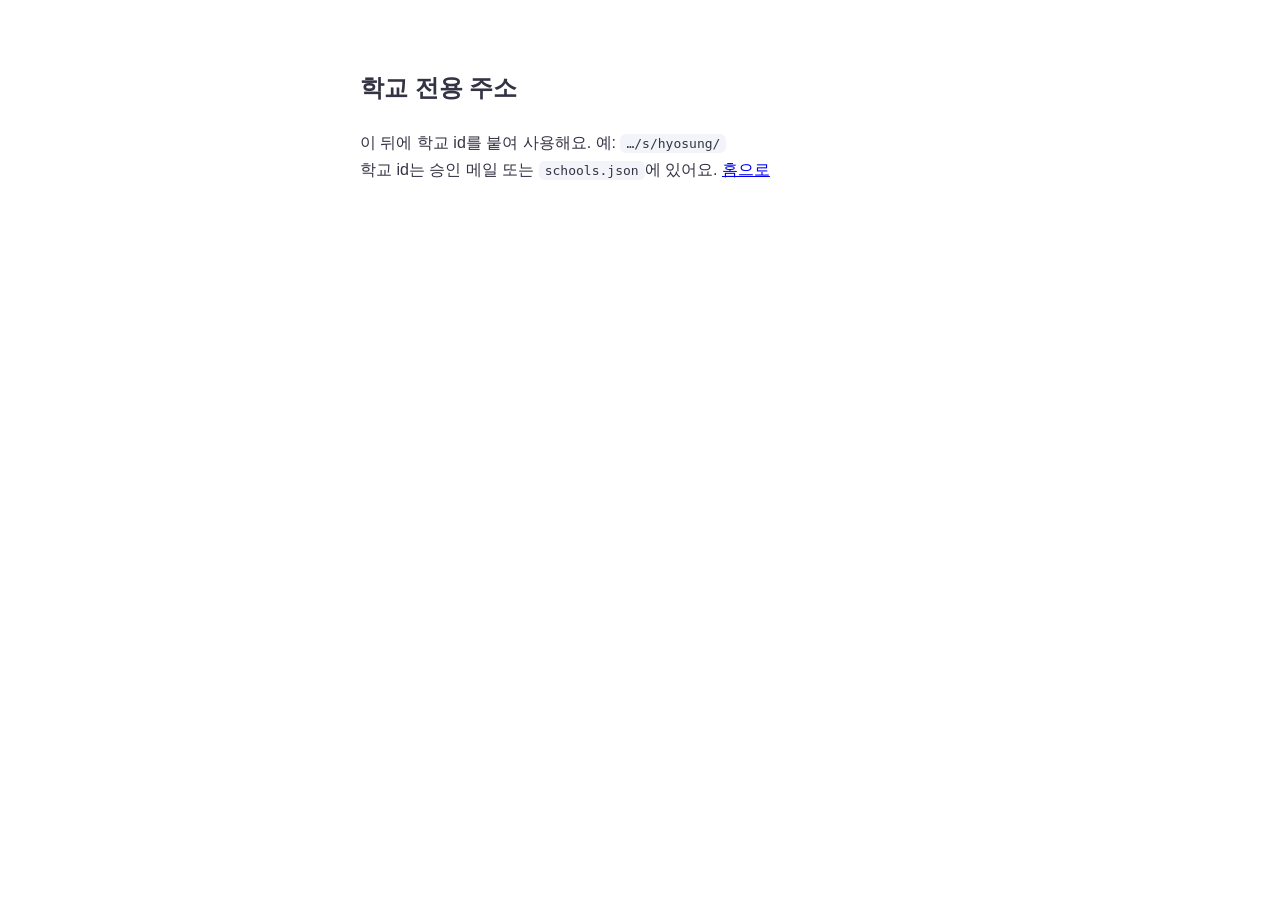
<file: s/index.html>
<!doctype html><html lang="ko"><head><meta charset="utf-8"><meta name="viewport" content="width=device-width,initial-scale=1"><title>학교 전용 주소</title><meta name="robots" content="noindex">
<style>body{font-family:-apple-system,"Malgun Gothic",sans-serif;padding:48px 24px;color:#334;max-width:560px;margin:0 auto;line-height:1.7}code{background:#f2f4f9;padding:2px 6px;border-radius:6px}</style></head>
<body><h2>학교 전용 주소</h2><p>이 뒤에 학교 id를 붙여 사용해요. 예: <code>…/s/hyosung/</code><br>학교 id는 승인 메일 또는 <code>schools.json</code>에 있어요. <a href="../">홈으로</a></p></body></html>
</file>
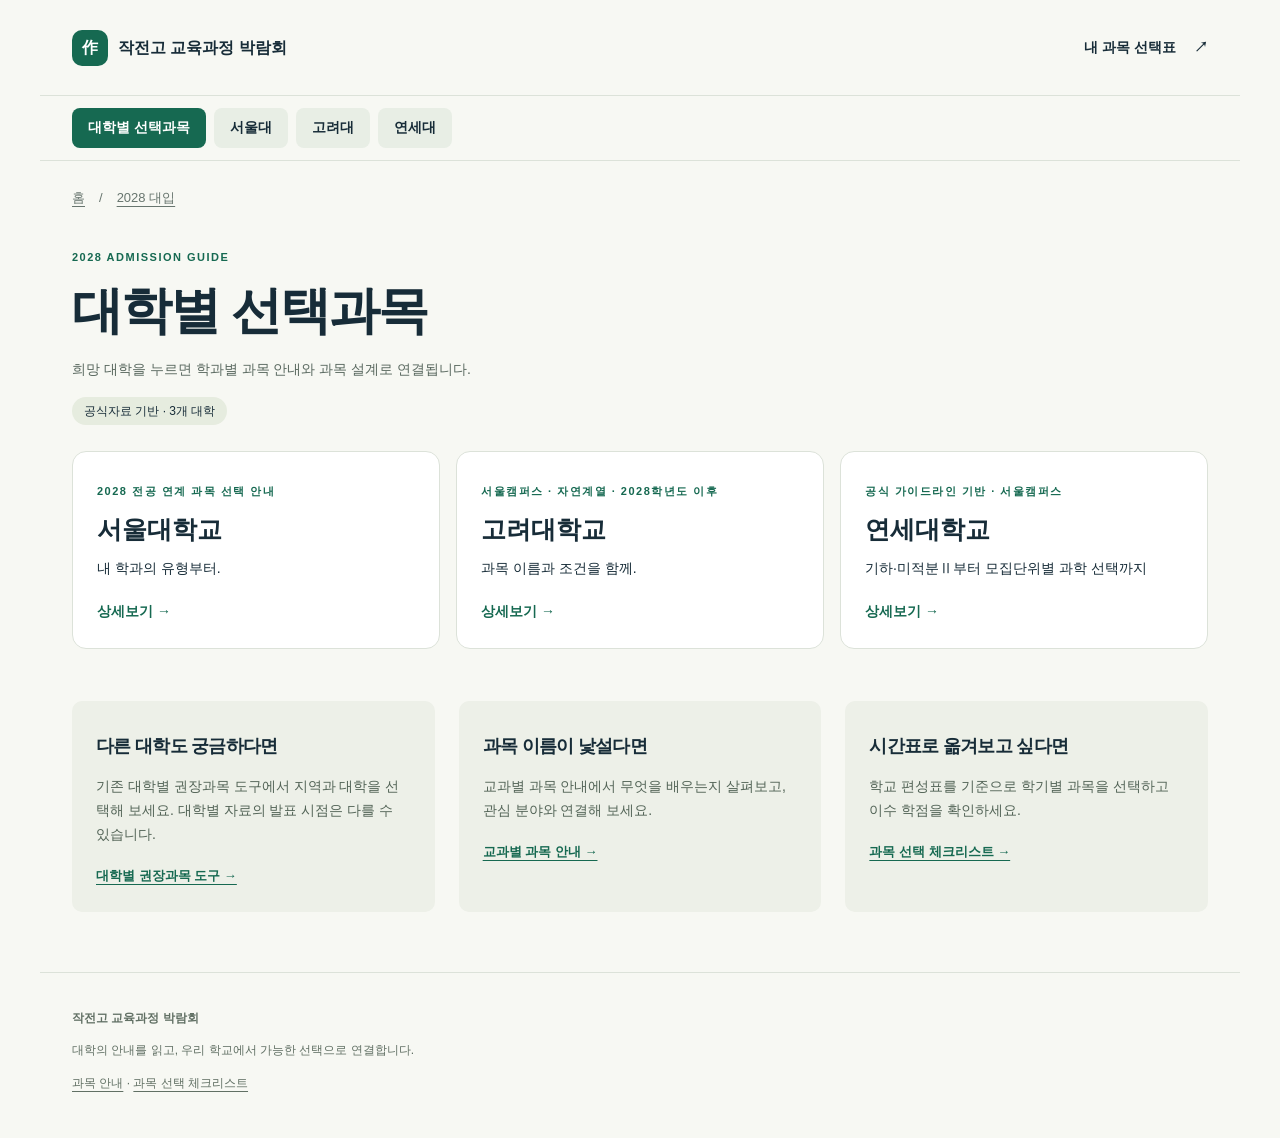
<file: admission/2028/index.html>
<!doctype html><html lang="ko"><head><meta charset="utf-8"><meta name="viewport" content="width=device-width,initial-scale=1">
<title>2028 대입 선택과목 안내｜작전고 교육과정 박람회</title><meta name="description" content="대학별 공식자료와 전공연계과목을 확인하고 나의 3개년 과목 선택표로 연결하는 2028 대입 안내."><meta name="robots" content="index,follow"><link rel="canonical" href="https://wade-afk.github.io/2026-curriculum-fair/admission/2028/">
<meta property="og:title" content="2028 대입 선택과목 안내｜작전고 교육과정 박람회"><meta property="og:description" content="대학별 공식자료와 전공연계과목을 확인하고 나의 3개년 과목 선택표로 연결하는 2028 대입 안내."><meta property="og:url" content="https://wade-afk.github.io/2026-curriculum-fair/admission/2028/"><meta property="og:type" content="website"><meta property="og:image" content="https://wade-afk.github.io/2026-curriculum-fair/og-image.png">
<script type="application/ld+json">[{"@context": "https://schema.org", "@type": "BreadcrumbList", "itemListElement": [{"@type": "ListItem", "position": 1, "name": "홈", "item": "https://wade-afk.github.io/2026-curriculum-fair/"}, {"@type": "ListItem", "position": 2, "name": "2028 대입", "item": "https://wade-afk.github.io/2026-curriculum-fair/admission/2028/"}]}]</script><link rel="stylesheet" href="./admission.css"><script src="./admission.js" defer></script></head>
<body class="hub-page"><a class="skip" href="#main">본문 바로가기</a><header><a class="brand" href="../../"><span class="logo">作</span> 작전고 교육과정 박람회</a><a class="header-link school-link" href="../../#checklist">내 과목 선택표 <span>↗</span></a></header>
<nav class="university-nav" aria-label="대학별 선택과목"><a class="category-link" href="./">대학별 선택과목</a><a href="./snu/">서울대</a><a href="./korea/">고려대</a><a href="./yonsei/">연세대</a></nav>
<main id="main"><nav class="crumb" aria-label="현재 위치"><a href="../../">홈</a><span>/</span><a href="./">2028 대입</a></nav><section class="catalog-heading"><p class="eyebrow">2028 ADMISSION GUIDE</p><h1>대학별 선택과목</h1><p>희망 대학을 누르면 학과별 과목 안내와 과목 설계로 연결됩니다.</p><span class="count">공식자료 기반 · 3개 대학</span></section><section id="universities" class="university-catalog" aria-label="대학 상세페이지 목록"><a class="featured" href="snu/"><div><span class="eyebrow">2028 전공 연계 과목 선택 안내</span><h3>서울대학교</h3><p>내 학과의 유형부터.</p></div><span class="big-arrow">상세보기 →</span></a><a class="featured" href="korea/"><div><span class="eyebrow">서울캠퍼스 · 자연계열 · 2028학년도 이후</span><h3>고려대학교</h3><p>과목 이름과 조건을 함께.</p></div><span class="big-arrow">상세보기 →</span></a><a class="featured" href="yonsei/"><div><span class="eyebrow">공식 가이드라인 기반 · 서울캠퍼스</span><h3>연세대학교</h3><p>기하·미적분Ⅱ부터 모집단위별 과학 선택까지</p></div><span class="big-arrow">상세보기 →</span></a></section><section class="guides"><article><h2>다른 대학도 궁금하다면</h2><p>기존 대학별 권장과목 도구에서 지역과 대학을 선택해 보세요. 대학별 자료의 발표 시점은 다를 수 있습니다.</p><a class="text-link school-link" href="../../#univ">대학별 권장과목 도구 →</a></article><article><h2>과목 이름이 낯설다면</h2><p>교과별 과목 안내에서 무엇을 배우는지 살펴보고, 관심 분야와 연결해 보세요.</p><a class="text-link school-link" href="../../#guide">교과별 과목 안내 →</a></article><article><h2>시간표로 옮겨보고 싶다면</h2><p>학교 편성표를 기준으로 학기별 과목을 선택하고 이수 학점을 확인하세요.</p><a class="text-link school-link" href="../../#checklist">과목 선택 체크리스트 →</a></article></section></main>
<footer><strong>작전고 교육과정 박람회</strong><p>대학의 안내를 읽고, 우리 학교에서 가능한 선택으로 연결합니다.</p><a href="../../#guide">과목 안내</a> · <a class="school-link" href="../../#checklist">과목 선택 체크리스트</a></footer></body></html>
</file>
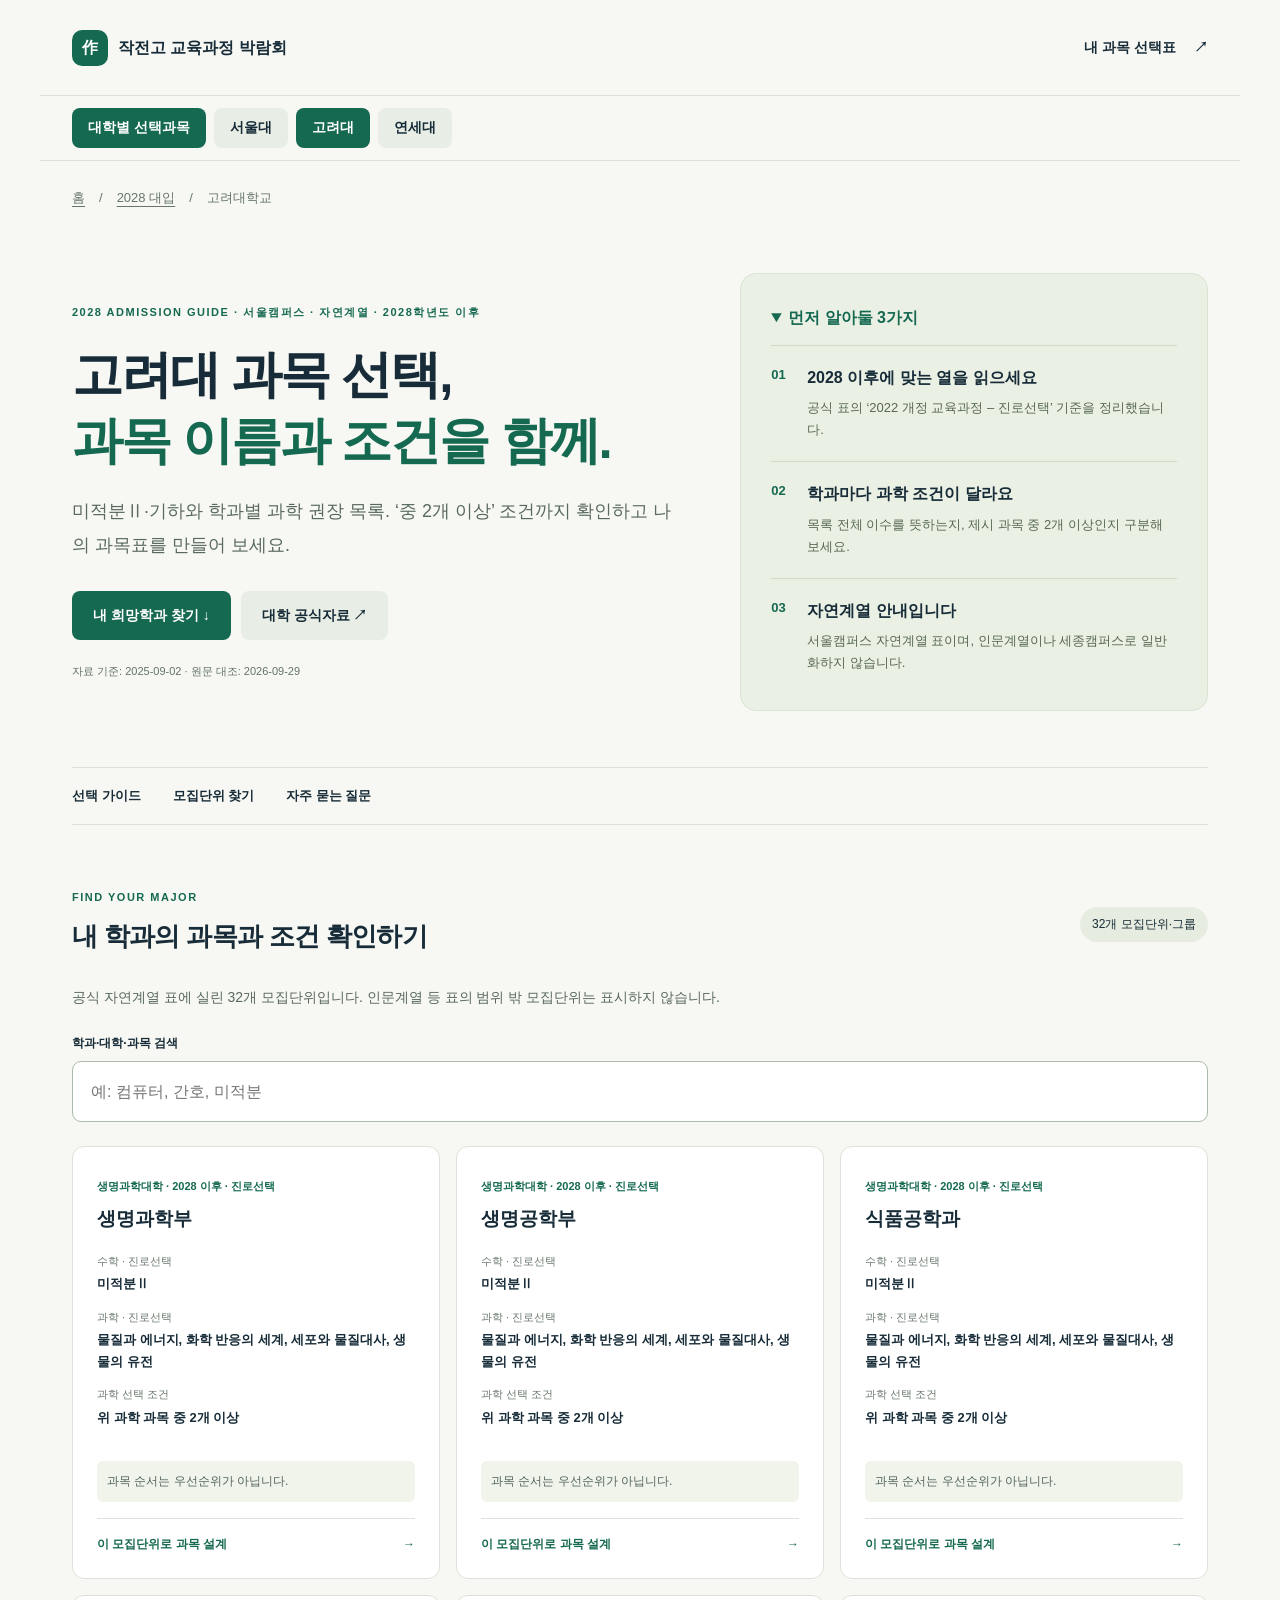
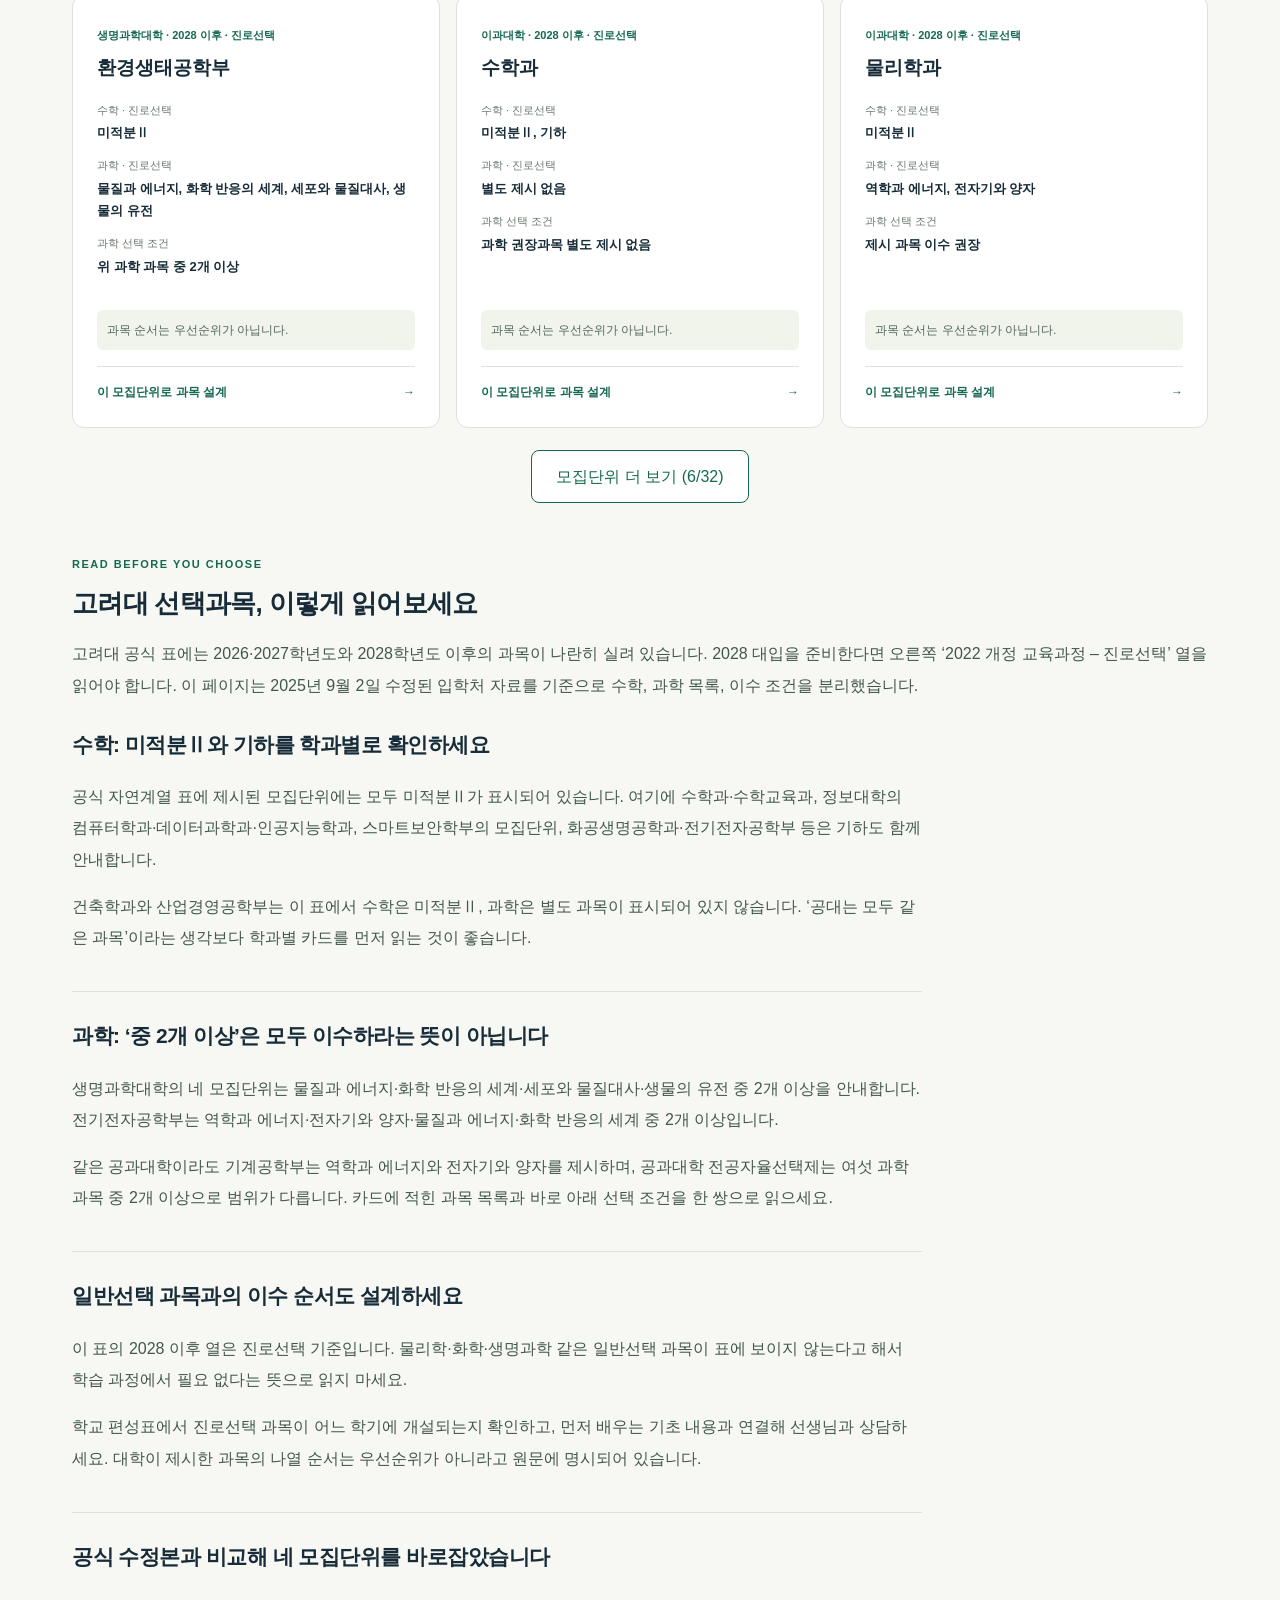
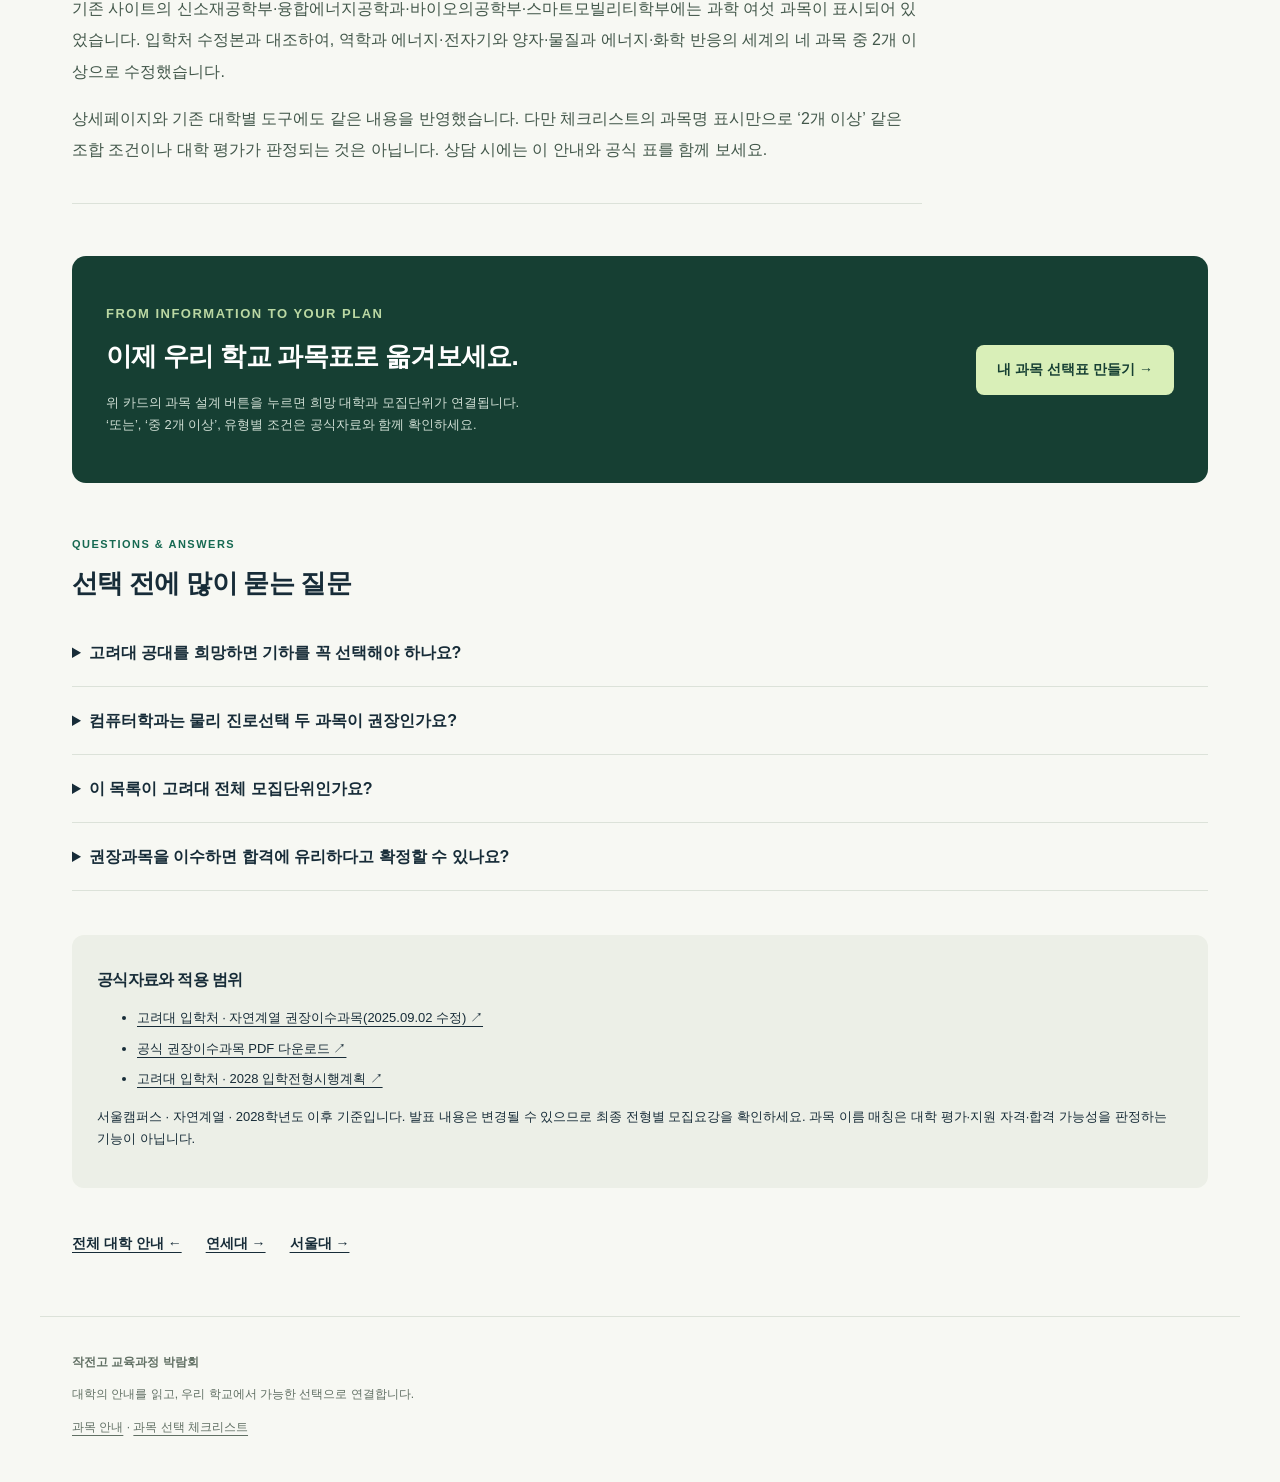
<file: admission/2028/korea/index.html>
<!doctype html><html lang="ko"><head><meta charset="utf-8"><meta name="viewport" content="width=device-width,initial-scale=1">
<title>2028 고려대 선택과목｜자연계열 학과별 수학·과학 권장이수과목</title><meta name="description" content="고려대 서울캠퍼스 2028 이후 자연계열 권장이수과목을 확인하세요. 미적분Ⅱ·기하와 과학 2과목 이상 조건을 학과별로 검색하고 과목 설계로 연결합니다."><meta name="robots" content="index,follow"><link rel="canonical" href="https://wade-afk.github.io/2026-curriculum-fair/admission/2028/korea/">
<meta property="og:title" content="2028 고려대 선택과목｜자연계열 학과별 수학·과학 권장이수과목"><meta property="og:description" content="고려대 서울캠퍼스 2028 이후 자연계열 권장이수과목을 확인하세요. 미적분Ⅱ·기하와 과학 2과목 이상 조건을 학과별로 검색하고 과목 설계로 연결합니다."><meta property="og:url" content="https://wade-afk.github.io/2026-curriculum-fair/admission/2028/korea/"><meta property="og:type" content="article"><meta property="og:image" content="https://wade-afk.github.io/2026-curriculum-fair/og-image.png">
<script type="application/ld+json">[{"@context": "https://schema.org", "@type": "BreadcrumbList", "itemListElement": [{"@type": "ListItem", "position": 1, "name": "홈", "item": "https://wade-afk.github.io/2026-curriculum-fair/"}, {"@type": "ListItem", "position": 2, "name": "2028 대입", "item": "https://wade-afk.github.io/2026-curriculum-fair/admission/2028/"}, {"@type": "ListItem", "position": 3, "name": "고려대학교", "item": "https://wade-afk.github.io/2026-curriculum-fair/admission/2028/korea/"}]}, {"@context": "https://schema.org", "@type": "Article", "headline": "2028 고려대 선택과목｜자연계열 학과별 수학·과학 권장이수과목", "description": "고려대 서울캠퍼스 2028 이후 자연계열 권장이수과목을 확인하세요. 미적분Ⅱ·기하와 과학 2과목 이상 조건을 학과별로 검색하고 과목 설계로 연결합니다.", "mainEntityOfPage": "https://wade-afk.github.io/2026-curriculum-fair/admission/2028/korea/", "citation": "https://oku.korea.ac.kr/oku/cms/FR_BBS_CON/BoardView.do?BBS_SEQ=1727&BOARD_SEQ=5&MENU_ID=750&SITE_NO=2", "inLanguage": "ko-KR"}]</script><link rel="stylesheet" href="../admission.css"><script src="../admission.js" defer></script></head>
<body class="detail-page"><a class="skip" href="#main">본문 바로가기</a><header><a class="brand" href="../../../"><span class="logo">作</span> 작전고 교육과정 박람회</a><a class="header-link school-link" href="../../../#checklist">내 과목 선택표 <span>↗</span></a></header>
<nav class="university-nav" aria-label="대학별 선택과목"><a class="category-link" href="../">대학별 선택과목</a><a href="../snu/">서울대</a><a href="../korea/" aria-current="page">고려대</a><a href="../yonsei/">연세대</a></nav>
<main id="main"><nav class="crumb" aria-label="현재 위치"><a href="../../../">홈</a><span>/</span><a href="../">2028 대입</a><span>/</span>고려대학교</nav><section class="hero"><div><p class="eyebrow">2028 ADMISSION GUIDE · 서울캠퍼스 · 자연계열 · 2028학년도 이후</p><h1>고려대 과목 선택,<br><em>과목 이름과 조건을 함께.</em></h1><p class="lead">미적분Ⅱ·기하와 학과별 과학 권장 목록. ‘중 2개 이상’ 조건까지 확인하고 나의 과목표를 만들어 보세요.</p><div class="actions"><a class="button" href="#departments">내 희망학과 찾기 ↓</a><a class="button light" href="https://oku.korea.ac.kr/oku/cms/FR_BBS_CON/BoardView.do?BBS_SEQ=1727&amp;BOARD_SEQ=5&amp;MENU_ID=750&amp;SITE_NO=2">대학 공식자료 ↗</a></div><p class="meta">자료 기준: 2025-09-02 · 원문 대조: 2026-09-29</p></div><details class="summary mobile-fold" open><summary>먼저 알아둘 3가지</summary><ol><li><b>2028 이후에 맞는 열을 읽으세요</b><span>공식 표의 ‘2022 개정 교육과정 – 진로선택’ 기준을 정리했습니다.</span></li><li><b>학과마다 과학 조건이 달라요</b><span>목록 전체 이수를 뜻하는지, 제시 과목 중 2개 이상인지 구분해 보세요.</span></li><li><b>자연계열 안내입니다</b><span>서울캠퍼스 자연계열 표이며, 인문계열이나 세종캠퍼스로 일반화하지 않습니다.</span></li></ol></details></section>
<nav class="sections" aria-label="본문 목차"><a href="#guide">선택 가이드</a><a href="#departments">모집단위 찾기</a><a href="#faq">자주 묻는 질문</a></nav>
<section id="departments"><div class="section-top"><div><p class="eyebrow">FIND YOUR MAJOR</p><h2>내 학과의 과목과 조건 확인하기</h2></div><span class="count" id="result-count" aria-live="polite">32개 모집단위·그룹</span></div><p>공식 자연계열 표에 실린 32개 모집단위입니다. 인문계열 등 표의 범위 밖 모집단위는 표시하지 않습니다.</p><label class="search-label" for="major-search">학과·대학·과목 검색</label><input id="major-search" type="search" placeholder="예: 컴퓨터, 간호, 미적분" autocomplete="off"><div class="units"><article class="unit" data-unit><div class="unit-heading"><span class="eyebrow">생명과학대학 · 2028 이후 · 진로선택</span><h3>생명과학부</h3></div><dl><div><dt>수학 · 진로선택</dt><dd>미적분Ⅱ</dd></div><div><dt>과학 · 진로선택</dt><dd>물질과 에너지, 화학 반응의 세계, 세포와 물질대사, 생물의 유전</dd></div><div><dt>과학 선택 조건</dt><dd>위 과학 과목 중 2개 이상</dd></div></dl><p class="unit-note">과목 순서는 우선순위가 아닙니다.</p><a class="unit-link school-link" href="../../../?university=%EA%B3%A0%EB%A0%A4%EB%8C%80&amp;unit=0#checklist">이 모집단위로 과목 설계 <span>→</span></a></article><article class="unit" data-unit><div class="unit-heading"><span class="eyebrow">생명과학대학 · 2028 이후 · 진로선택</span><h3>생명공학부</h3></div><dl><div><dt>수학 · 진로선택</dt><dd>미적분Ⅱ</dd></div><div><dt>과학 · 진로선택</dt><dd>물질과 에너지, 화학 반응의 세계, 세포와 물질대사, 생물의 유전</dd></div><div><dt>과학 선택 조건</dt><dd>위 과학 과목 중 2개 이상</dd></div></dl><p class="unit-note">과목 순서는 우선순위가 아닙니다.</p><a class="unit-link school-link" href="../../../?university=%EA%B3%A0%EB%A0%A4%EB%8C%80&amp;unit=1#checklist">이 모집단위로 과목 설계 <span>→</span></a></article><article class="unit" data-unit><div class="unit-heading"><span class="eyebrow">생명과학대학 · 2028 이후 · 진로선택</span><h3>식품공학과</h3></div><dl><div><dt>수학 · 진로선택</dt><dd>미적분Ⅱ</dd></div><div><dt>과학 · 진로선택</dt><dd>물질과 에너지, 화학 반응의 세계, 세포와 물질대사, 생물의 유전</dd></div><div><dt>과학 선택 조건</dt><dd>위 과학 과목 중 2개 이상</dd></div></dl><p class="unit-note">과목 순서는 우선순위가 아닙니다.</p><a class="unit-link school-link" href="../../../?university=%EA%B3%A0%EB%A0%A4%EB%8C%80&amp;unit=2#checklist">이 모집단위로 과목 설계 <span>→</span></a></article><article class="unit" data-unit><div class="unit-heading"><span class="eyebrow">생명과학대학 · 2028 이후 · 진로선택</span><h3>환경생태공학부</h3></div><dl><div><dt>수학 · 진로선택</dt><dd>미적분Ⅱ</dd></div><div><dt>과학 · 진로선택</dt><dd>물질과 에너지, 화학 반응의 세계, 세포와 물질대사, 생물의 유전</dd></div><div><dt>과학 선택 조건</dt><dd>위 과학 과목 중 2개 이상</dd></div></dl><p class="unit-note">과목 순서는 우선순위가 아닙니다.</p><a class="unit-link school-link" href="../../../?university=%EA%B3%A0%EB%A0%A4%EB%8C%80&amp;unit=3#checklist">이 모집단위로 과목 설계 <span>→</span></a></article><article class="unit" data-unit><div class="unit-heading"><span class="eyebrow">이과대학 · 2028 이후 · 진로선택</span><h3>수학과</h3></div><dl><div><dt>수학 · 진로선택</dt><dd>미적분Ⅱ, 기하</dd></div><div><dt>과학 · 진로선택</dt><dd>별도 제시 없음</dd></div><div><dt>과학 선택 조건</dt><dd>과학 권장과목 별도 제시 없음</dd></div></dl><p class="unit-note">과목 순서는 우선순위가 아닙니다.</p><a class="unit-link school-link" href="../../../?university=%EA%B3%A0%EB%A0%A4%EB%8C%80&amp;unit=4#checklist">이 모집단위로 과목 설계 <span>→</span></a></article><article class="unit" data-unit><div class="unit-heading"><span class="eyebrow">이과대학 · 2028 이후 · 진로선택</span><h3>물리학과</h3></div><dl><div><dt>수학 · 진로선택</dt><dd>미적분Ⅱ</dd></div><div><dt>과학 · 진로선택</dt><dd>역학과 에너지, 전자기와 양자</dd></div><div><dt>과학 선택 조건</dt><dd>제시 과목 이수 권장</dd></div></dl><p class="unit-note">과목 순서는 우선순위가 아닙니다.</p><a class="unit-link school-link" href="../../../?university=%EA%B3%A0%EB%A0%A4%EB%8C%80&amp;unit=5#checklist">이 모집단위로 과목 설계 <span>→</span></a></article><article class="unit" data-unit><div class="unit-heading"><span class="eyebrow">이과대학 · 2028 이후 · 진로선택</span><h3>화학과</h3></div><dl><div><dt>수학 · 진로선택</dt><dd>미적분Ⅱ</dd></div><div><dt>과학 · 진로선택</dt><dd>물질과 에너지, 화학 반응의 세계</dd></div><div><dt>과학 선택 조건</dt><dd>제시 과목 이수 권장</dd></div></dl><p class="unit-note">과목 순서는 우선순위가 아닙니다.</p><a class="unit-link school-link" href="../../../?university=%EA%B3%A0%EB%A0%A4%EB%8C%80&amp;unit=6#checklist">이 모집단위로 과목 설계 <span>→</span></a></article><article class="unit" data-unit><div class="unit-heading"><span class="eyebrow">이과대학 · 2028 이후 · 진로선택</span><h3>지구환경과학과</h3></div><dl><div><dt>수학 · 진로선택</dt><dd>미적분Ⅱ</dd></div><div><dt>과학 · 진로선택</dt><dd>지구시스템과학, 행성우주과학</dd></div><div><dt>과학 선택 조건</dt><dd>제시 과목 이수 권장</dd></div></dl><p class="unit-note">과목 순서는 우선순위가 아닙니다.</p><a class="unit-link school-link" href="../../../?university=%EA%B3%A0%EB%A0%A4%EB%8C%80&amp;unit=7#checklist">이 모집단위로 과목 설계 <span>→</span></a></article><article class="unit" data-unit><div class="unit-heading"><span class="eyebrow">공과대학 · 2028 이후 · 진로선택</span><h3>공과대학
(전공자율선택제)</h3></div><dl><div><dt>수학 · 진로선택</dt><dd>미적분Ⅱ</dd></div><div><dt>과학 · 진로선택</dt><dd>역학과 에너지, 전자기와 양자, 물질과 에너지, 화학 반응의 세계, 세포와 물질대사, 생물의 유전</dd></div><div><dt>과학 선택 조건</dt><dd>위 과학 과목 중 2개 이상</dd></div></dl><p class="unit-note">과목 순서는 우선순위가 아닙니다.</p><a class="unit-link school-link" href="../../../?university=%EA%B3%A0%EB%A0%A4%EB%8C%80&amp;unit=8#checklist">이 모집단위로 과목 설계 <span>→</span></a></article><article class="unit" data-unit><div class="unit-heading"><span class="eyebrow">공과대학 · 2028 이후 · 진로선택</span><h3>화공생명공학과</h3></div><dl><div><dt>수학 · 진로선택</dt><dd>미적분Ⅱ, 기하</dd></div><div><dt>과학 · 진로선택</dt><dd>역학과 에너지, 전자기와 양자, 물질과 에너지, 화학 반응의 세계</dd></div><div><dt>과학 선택 조건</dt><dd>위 과학 과목 중 2개 이상</dd></div></dl><p class="unit-note">과목 순서는 우선순위가 아닙니다.</p><a class="unit-link school-link" href="../../../?university=%EA%B3%A0%EB%A0%A4%EB%8C%80&amp;unit=9#checklist">이 모집단위로 과목 설계 <span>→</span></a></article><article class="unit" data-unit><div class="unit-heading"><span class="eyebrow">공과대학 · 2028 이후 · 진로선택</span><h3>신소재공학부</h3></div><dl><div><dt>수학 · 진로선택</dt><dd>미적분Ⅱ</dd></div><div><dt>과학 · 진로선택</dt><dd>역학과 에너지, 전자기와 양자, 물질과 에너지, 화학 반응의 세계</dd></div><div><dt>과학 선택 조건</dt><dd>위 과학 과목 중 2개 이상</dd></div></dl><p class="unit-note">과목 순서는 우선순위가 아닙니다.</p><a class="unit-link school-link" href="../../../?university=%EA%B3%A0%EB%A0%A4%EB%8C%80&amp;unit=10#checklist">이 모집단위로 과목 설계 <span>→</span></a></article><article class="unit" data-unit><div class="unit-heading"><span class="eyebrow">공과대학 · 2028 이후 · 진로선택</span><h3>건축사회환경공학부</h3></div><dl><div><dt>수학 · 진로선택</dt><dd>미적분Ⅱ</dd></div><div><dt>과학 · 진로선택</dt><dd>역학과 에너지</dd></div><div><dt>과학 선택 조건</dt><dd>제시 과목 이수 권장</dd></div></dl><p class="unit-note">과목 순서는 우선순위가 아닙니다.</p><a class="unit-link school-link" href="../../../?university=%EA%B3%A0%EB%A0%A4%EB%8C%80&amp;unit=11#checklist">이 모집단위로 과목 설계 <span>→</span></a></article><article class="unit" data-unit><div class="unit-heading"><span class="eyebrow">공과대학 · 2028 이후 · 진로선택</span><h3>건축학과</h3></div><dl><div><dt>수학 · 진로선택</dt><dd>미적분Ⅱ</dd></div><div><dt>과학 · 진로선택</dt><dd>별도 제시 없음</dd></div><div><dt>과학 선택 조건</dt><dd>과학 권장과목 별도 제시 없음</dd></div></dl><p class="unit-note">과목 순서는 우선순위가 아닙니다.</p><a class="unit-link school-link" href="../../../?university=%EA%B3%A0%EB%A0%A4%EB%8C%80&amp;unit=12#checklist">이 모집단위로 과목 설계 <span>→</span></a></article><article class="unit" data-unit><div class="unit-heading"><span class="eyebrow">공과대학 · 2028 이후 · 진로선택</span><h3>기계공학부</h3></div><dl><div><dt>수학 · 진로선택</dt><dd>미적분Ⅱ</dd></div><div><dt>과학 · 진로선택</dt><dd>역학과 에너지, 전자기와 양자</dd></div><div><dt>과학 선택 조건</dt><dd>제시 과목 이수 권장</dd></div></dl><p class="unit-note">과목 순서는 우선순위가 아닙니다.</p><a class="unit-link school-link" href="../../../?university=%EA%B3%A0%EB%A0%A4%EB%8C%80&amp;unit=13#checklist">이 모집단위로 과목 설계 <span>→</span></a></article><article class="unit" data-unit><div class="unit-heading"><span class="eyebrow">공과대학 · 2028 이후 · 진로선택</span><h3>산업경영공학부</h3></div><dl><div><dt>수학 · 진로선택</dt><dd>미적분Ⅱ</dd></div><div><dt>과학 · 진로선택</dt><dd>별도 제시 없음</dd></div><div><dt>과학 선택 조건</dt><dd>과학 권장과목 별도 제시 없음</dd></div></dl><p class="unit-note">과목 순서는 우선순위가 아닙니다.</p><a class="unit-link school-link" href="../../../?university=%EA%B3%A0%EB%A0%A4%EB%8C%80&amp;unit=14#checklist">이 모집단위로 과목 설계 <span>→</span></a></article><article class="unit" data-unit><div class="unit-heading"><span class="eyebrow">공과대학 · 2028 이후 · 진로선택</span><h3>전기전자공학부</h3></div><dl><div><dt>수학 · 진로선택</dt><dd>미적분Ⅱ, 기하</dd></div><div><dt>과학 · 진로선택</dt><dd>역학과 에너지, 전자기와 양자, 물질과 에너지, 화학 반응의 세계</dd></div><div><dt>과학 선택 조건</dt><dd>위 과학 과목 중 2개 이상</dd></div></dl><p class="unit-note">과목 순서는 우선순위가 아닙니다.</p><a class="unit-link school-link" href="../../../?university=%EA%B3%A0%EB%A0%A4%EB%8C%80&amp;unit=15#checklist">이 모집단위로 과목 설계 <span>→</span></a></article><article class="unit" data-unit><div class="unit-heading"><span class="eyebrow">공과대학 · 2028 이후 · 진로선택</span><h3>반도체공학과</h3></div><dl><div><dt>수학 · 진로선택</dt><dd>미적분Ⅱ</dd></div><div><dt>과학 · 진로선택</dt><dd>역학과 에너지, 전자기와 양자</dd></div><div><dt>과학 선택 조건</dt><dd>제시 과목 이수 권장</dd></div></dl><p class="unit-note">과목 순서는 우선순위가 아닙니다.</p><a class="unit-link school-link" href="../../../?university=%EA%B3%A0%EB%A0%A4%EB%8C%80&amp;unit=16#checklist">이 모집단위로 과목 설계 <span>→</span></a></article><article class="unit" data-unit><div class="unit-heading"><span class="eyebrow">공과대학 · 2028 이후 · 진로선택</span><h3>융합에너지공학과</h3></div><dl><div><dt>수학 · 진로선택</dt><dd>미적분Ⅱ</dd></div><div><dt>과학 · 진로선택</dt><dd>역학과 에너지, 전자기와 양자, 물질과 에너지, 화학 반응의 세계</dd></div><div><dt>과학 선택 조건</dt><dd>위 과학 과목 중 2개 이상</dd></div></dl><p class="unit-note">과목 순서는 우선순위가 아닙니다.</p><a class="unit-link school-link" href="../../../?university=%EA%B3%A0%EB%A0%A4%EB%8C%80&amp;unit=17#checklist">이 모집단위로 과목 설계 <span>→</span></a></article><article class="unit" data-unit><div class="unit-heading"><span class="eyebrow">공과대학 · 2028 이후 · 진로선택</span><h3>차세대통신학과</h3></div><dl><div><dt>수학 · 진로선택</dt><dd>미적분Ⅱ</dd></div><div><dt>과학 · 진로선택</dt><dd>역학과 에너지, 전자기와 양자</dd></div><div><dt>과학 선택 조건</dt><dd>제시 과목 이수 권장</dd></div></dl><p class="unit-note">과목 순서는 우선순위가 아닙니다.</p><a class="unit-link school-link" href="../../../?university=%EA%B3%A0%EB%A0%A4%EB%8C%80&amp;unit=18#checklist">이 모집단위로 과목 설계 <span>→</span></a></article><article class="unit" data-unit><div class="unit-heading"><span class="eyebrow">의과대학 · 2028 이후 · 진로선택</span><h3>의과대학</h3></div><dl><div><dt>수학 · 진로선택</dt><dd>미적분Ⅱ</dd></div><div><dt>과학 · 진로선택</dt><dd>물질과 에너지, 화학 반응의 세계, 세포와 물질대사, 생물의 유전</dd></div><div><dt>과학 선택 조건</dt><dd>위 과학 과목 중 2개 이상</dd></div></dl><p class="unit-note">과목 순서는 우선순위가 아닙니다.</p><a class="unit-link school-link" href="../../../?university=%EA%B3%A0%EB%A0%A4%EB%8C%80&amp;unit=19#checklist">이 모집단위로 과목 설계 <span>→</span></a></article><article class="unit" data-unit><div class="unit-heading"><span class="eyebrow">사범대학 · 2028 이후 · 진로선택</span><h3>가정교육과</h3></div><dl><div><dt>수학 · 진로선택</dt><dd>미적분Ⅱ</dd></div><div><dt>과학 · 진로선택</dt><dd>별도 제시 없음</dd></div><div><dt>과학 선택 조건</dt><dd>과학 권장과목 별도 제시 없음</dd></div></dl><p class="unit-note">과목 순서는 우선순위가 아닙니다.</p><a class="unit-link school-link" href="../../../?university=%EA%B3%A0%EB%A0%A4%EB%8C%80&amp;unit=20#checklist">이 모집단위로 과목 설계 <span>→</span></a></article><article class="unit" data-unit><div class="unit-heading"><span class="eyebrow">사범대학 · 2028 이후 · 진로선택</span><h3>수학교육과</h3></div><dl><div><dt>수학 · 진로선택</dt><dd>미적분Ⅱ, 기하</dd></div><div><dt>과학 · 진로선택</dt><dd>별도 제시 없음</dd></div><div><dt>과학 선택 조건</dt><dd>과학 권장과목 별도 제시 없음</dd></div></dl><p class="unit-note">과목 순서는 우선순위가 아닙니다.</p><a class="unit-link school-link" href="../../../?university=%EA%B3%A0%EB%A0%A4%EB%8C%80&amp;unit=21#checklist">이 모집단위로 과목 설계 <span>→</span></a></article><article class="unit" data-unit><div class="unit-heading"><span class="eyebrow">간호대학 · 2028 이후 · 진로선택</span><h3>간호대학</h3></div><dl><div><dt>수학 · 진로선택</dt><dd>미적분Ⅱ</dd></div><div><dt>과학 · 진로선택</dt><dd>물질과 에너지, 화학 반응의 세계, 세포와 물질대사, 생물의 유전</dd></div><div><dt>과학 선택 조건</dt><dd>위 과학 과목 중 2개 이상</dd></div></dl><p class="unit-note">과목 순서는 우선순위가 아닙니다.</p><a class="unit-link school-link" href="../../../?university=%EA%B3%A0%EB%A0%A4%EB%8C%80&amp;unit=22#checklist">이 모집단위로 과목 설계 <span>→</span></a></article><article class="unit" data-unit><div class="unit-heading"><span class="eyebrow">정보대학 · 2028 이후 · 진로선택</span><h3>컴퓨터학과</h3></div><dl><div><dt>수학 · 진로선택</dt><dd>미적분Ⅱ, 기하</dd></div><div><dt>과학 · 진로선택</dt><dd>별도 제시 없음</dd></div><div><dt>과학 선택 조건</dt><dd>과학 권장과목 별도 제시 없음</dd></div></dl><p class="unit-note">과목 순서는 우선순위가 아닙니다.</p><a class="unit-link school-link" href="../../../?university=%EA%B3%A0%EB%A0%A4%EB%8C%80&amp;unit=23#checklist">이 모집단위로 과목 설계 <span>→</span></a></article><article class="unit" data-unit><div class="unit-heading"><span class="eyebrow">정보대학 · 2028 이후 · 진로선택</span><h3>데이터과학과</h3></div><dl><div><dt>수학 · 진로선택</dt><dd>미적분Ⅱ, 기하</dd></div><div><dt>과학 · 진로선택</dt><dd>별도 제시 없음</dd></div><div><dt>과학 선택 조건</dt><dd>과학 권장과목 별도 제시 없음</dd></div></dl><p class="unit-note">과목 순서는 우선순위가 아닙니다.</p><a class="unit-link school-link" href="../../../?university=%EA%B3%A0%EB%A0%A4%EB%8C%80&amp;unit=24#checklist">이 모집단위로 과목 설계 <span>→</span></a></article><article class="unit" data-unit><div class="unit-heading"><span class="eyebrow">정보대학 · 2028 이후 · 진로선택</span><h3>인공지능학과</h3></div><dl><div><dt>수학 · 진로선택</dt><dd>미적분Ⅱ, 기하</dd></div><div><dt>과학 · 진로선택</dt><dd>별도 제시 없음</dd></div><div><dt>과학 선택 조건</dt><dd>과학 권장과목 별도 제시 없음</dd></div></dl><p class="unit-note">과목 순서는 우선순위가 아닙니다.</p><a class="unit-link school-link" href="../../../?university=%EA%B3%A0%EB%A0%A4%EB%8C%80&amp;unit=25#checklist">이 모집단위로 과목 설계 <span>→</span></a></article><article class="unit" data-unit><div class="unit-heading"><span class="eyebrow">보건과학대학 · 2028 이후 · 진로선택</span><h3>바이오의공학부</h3></div><dl><div><dt>수학 · 진로선택</dt><dd>미적분Ⅱ</dd></div><div><dt>과학 · 진로선택</dt><dd>역학과 에너지, 전자기와 양자, 물질과 에너지, 화학 반응의 세계</dd></div><div><dt>과학 선택 조건</dt><dd>위 과학 과목 중 2개 이상</dd></div></dl><p class="unit-note">과목 순서는 우선순위가 아닙니다.</p><a class="unit-link school-link" href="../../../?university=%EA%B3%A0%EB%A0%A4%EB%8C%80&amp;unit=26#checklist">이 모집단위로 과목 설계 <span>→</span></a></article><article class="unit" data-unit><div class="unit-heading"><span class="eyebrow">보건과학대학 · 2028 이후 · 진로선택</span><h3>바이오시스템의과학부</h3></div><dl><div><dt>수학 · 진로선택</dt><dd>미적분Ⅱ</dd></div><div><dt>과학 · 진로선택</dt><dd>물질과 에너지, 화학 반응의 세계, 세포와 물질대사, 생물의 유전</dd></div><div><dt>과학 선택 조건</dt><dd>위 과학 과목 중 2개 이상</dd></div></dl><p class="unit-note">과목 순서는 우선순위가 아닙니다.</p><a class="unit-link school-link" href="../../../?university=%EA%B3%A0%EB%A0%A4%EB%8C%80&amp;unit=27#checklist">이 모집단위로 과목 설계 <span>→</span></a></article><article class="unit" data-unit><div class="unit-heading"><span class="eyebrow">보건과학대학 · 2028 이후 · 진로선택</span><h3>보건환경융합과학부</h3></div><dl><div><dt>수학 · 진로선택</dt><dd>미적분Ⅱ</dd></div><div><dt>과학 · 진로선택</dt><dd>물질과 에너지, 화학 반응의 세계, 세포와 물질대사, 생물의 유전</dd></div><div><dt>과학 선택 조건</dt><dd>위 과학 과목 중 2개 이상</dd></div></dl><p class="unit-note">과목 순서는 우선순위가 아닙니다.</p><a class="unit-link school-link" href="../../../?university=%EA%B3%A0%EB%A0%A4%EB%8C%80&amp;unit=28#checklist">이 모집단위로 과목 설계 <span>→</span></a></article><article class="unit" data-unit><div class="unit-heading"><span class="eyebrow">스마트보안학부 · 2028 이후 · 진로선택</span><h3>사이버국방학과</h3></div><dl><div><dt>수학 · 진로선택</dt><dd>미적분Ⅱ, 기하</dd></div><div><dt>과학 · 진로선택</dt><dd>별도 제시 없음</dd></div><div><dt>과학 선택 조건</dt><dd>과학 권장과목 별도 제시 없음</dd></div></dl><p class="unit-note">과목 순서는 우선순위가 아닙니다.</p><a class="unit-link school-link" href="../../../?university=%EA%B3%A0%EB%A0%A4%EB%8C%80&amp;unit=29#checklist">이 모집단위로 과목 설계 <span>→</span></a></article><article class="unit" data-unit><div class="unit-heading"><span class="eyebrow">스마트보안학부 · 2028 이후 · 진로선택</span><h3>스마트보안학부</h3></div><dl><div><dt>수학 · 진로선택</dt><dd>미적분Ⅱ, 기하</dd></div><div><dt>과학 · 진로선택</dt><dd>별도 제시 없음</dd></div><div><dt>과학 선택 조건</dt><dd>과학 권장과목 별도 제시 없음</dd></div></dl><p class="unit-note">과목 순서는 우선순위가 아닙니다.</p><a class="unit-link school-link" href="../../../?university=%EA%B3%A0%EB%A0%A4%EB%8C%80&amp;unit=30#checklist">이 모집단위로 과목 설계 <span>→</span></a></article><article class="unit" data-unit><div class="unit-heading"><span class="eyebrow">스마트모빌리티학부 · 2028 이후 · 진로선택</span><h3>스마트모빌리티학부</h3></div><dl><div><dt>수학 · 진로선택</dt><dd>미적분Ⅱ</dd></div><div><dt>과학 · 진로선택</dt><dd>역학과 에너지, 전자기와 양자, 물질과 에너지, 화학 반응의 세계</dd></div><div><dt>과학 선택 조건</dt><dd>위 과학 과목 중 2개 이상</dd></div></dl><p class="unit-note">과목 순서는 우선순위가 아닙니다.</p><a class="unit-link school-link" href="../../../?university=%EA%B3%A0%EB%A0%A4%EB%8C%80&amp;unit=31#checklist">이 모집단위로 과목 설계 <span>→</span></a></article></div><p id="empty" hidden>일치하는 모집단위가 없습니다. 학과명 일부나 과목명으로 다시 검색해 보세요.</p></section><section id="guide"><p class="eyebrow">READ BEFORE YOU CHOOSE</p><h2>고려대 선택과목, 이렇게 읽어보세요</h2><p class="intro">고려대 공식 표에는 2026·2027학년도와 2028학년도 이후의 과목이 나란히 실려 있습니다. 2028 대입을 준비한다면 오른쪽 ‘2022 개정 교육과정 – 진로선택’ 열을 읽어야 합니다. 이 페이지는 2025년 9월 2일 수정된 입학처 자료를 기준으로 수학, 과학 목록, 이수 조건을 분리했습니다.</p><div class="article-reading"><article class="reading"><h3>수학: 미적분Ⅱ와 기하를 학과별로 확인하세요</h3><p>공식 자연계열 표에 제시된 모집단위에는 모두 미적분Ⅱ가 표시되어 있습니다. 여기에 수학과·수학교육과, 정보대학의 컴퓨터학과·데이터과학과·인공지능학과, 스마트보안학부의 모집단위, 화공생명공학과·전기전자공학부 등은 기하도 함께 안내합니다.</p><p>건축학과와 산업경영공학부는 이 표에서 수학은 미적분Ⅱ, 과학은 별도 과목이 표시되어 있지 않습니다. ‘공대는 모두 같은 과목’이라는 생각보다 학과별 카드를 먼저 읽는 것이 좋습니다.</p></article><article class="reading"><h3>과학: ‘중 2개 이상’은 모두 이수하라는 뜻이 아닙니다</h3><p>생명과학대학의 네 모집단위는 물질과 에너지·화학 반응의 세계·세포와 물질대사·생물의 유전 중 2개 이상을 안내합니다. 전기전자공학부는 역학과 에너지·전자기와 양자·물질과 에너지·화학 반응의 세계 중 2개 이상입니다.</p><p>같은 공과대학이라도 기계공학부는 역학과 에너지와 전자기와 양자를 제시하며, 공과대학 전공자율선택제는 여섯 과학 과목 중 2개 이상으로 범위가 다릅니다. 카드에 적힌 과목 목록과 바로 아래 선택 조건을 한 쌍으로 읽으세요.</p></article><article class="reading"><h3>일반선택 과목과의 이수 순서도 설계하세요</h3><p>이 표의 2028 이후 열은 진로선택 기준입니다. 물리학·화학·생명과학 같은 일반선택 과목이 표에 보이지 않는다고 해서 학습 과정에서 필요 없다는 뜻으로 읽지 마세요.</p><p>학교 편성표에서 진로선택 과목이 어느 학기에 개설되는지 확인하고, 먼저 배우는 기초 내용과 연결해 선생님과 상담하세요. 대학이 제시한 과목의 나열 순서는 우선순위가 아니라고 원문에 명시되어 있습니다.</p></article><article class="reading"><h3>공식 수정본과 비교해 네 모집단위를 바로잡았습니다</h3><p>기존 사이트의 신소재공학부·융합에너지공학과·바이오의공학부·스마트모빌리티학부에는 과학 여섯 과목이 표시되어 있었습니다. 입학처 수정본과 대조하여, 역학과 에너지·전자기와 양자·물질과 에너지·화학 반응의 세계의 네 과목 중 2개 이상으로 수정했습니다.</p><p>상세페이지와 기존 대학별 도구에도 같은 내용을 반영했습니다. 다만 체크리스트의 과목명 표시만으로 ‘2개 이상’ 같은 조합 조건이나 대학 평가가 판정되는 것은 아닙니다. 상담 시에는 이 안내와 공식 표를 함께 보세요.</p></article></div></section>
<section class="cta"><div><p class="eyebrow">FROM INFORMATION TO YOUR PLAN</p><h2>이제 우리 학교 과목표로 옮겨보세요.</h2><p>위 카드의 과목 설계 버튼을 누르면 희망 대학과 모집단위가 연결됩니다.<br>‘또는’, ‘중 2개 이상’, 유형별 조건은 공식자료와 함께 확인하세요.</p></div><a class="button school-link" href="../../../#checklist">내 과목 선택표 만들기 →</a></section>
<section id="faq"><p class="eyebrow">QUESTIONS & ANSWERS</p><h2>선택 전에 많이 묻는 질문</h2><details><summary>고려대 공대를 희망하면 기하를 꼭 선택해야 하나요?</summary><p>이 표에서는 학과마다 다릅니다. 화공생명공학과·전기전자공학부는 미적분Ⅱ와 기하가 함께 제시되어 있지만, 모든 공과대학 학과에 기하가 기재된 것은 아닙니다. 본인의 모집단위를 검색하세요.</p></details><details><summary>컴퓨터학과는 물리 진로선택 두 과목이 권장인가요?</summary><p>공식 표의 컴퓨터학과 2028 이후 기준은 수학의 미적분Ⅱ·기하이며, 과학은 별도 제시가 없습니다. 다른 학과나 과거 학년도의 목록을 섞어 적용하지 마세요.</p></details><details><summary>이 목록이 고려대 전체 모집단위인가요?</summary><p>아닙니다. 이 자료의 범위는 서울캠퍼스 자연계열 권장이수과목입니다. 검색되지 않는 인문계열 등은 이 표의 범위 밖이며, 해당 전형의 모집요강과 입학처 안내를 확인해야 합니다.</p></details><details><summary>권장과목을 이수하면 합격에 유리하다고 확정할 수 있나요?</summary><p>이 표만으로 합격 가능성이나 특정 과목 미이수에 따른 불이익을 확정할 수 없습니다. 전형별 평가 안내와 학교 교육과정, 학생의 실제 학습 내용을 함께 살펴야 합니다.</p></details></section>
<aside class="source"><h2>공식자료와 적용 범위</h2><ul><li><a href="https://oku.korea.ac.kr/oku/cms/FR_BBS_CON/BoardView.do?BBS_SEQ=1727&amp;BOARD_SEQ=5&amp;MENU_ID=750&amp;SITE_NO=2">고려대 입학처 · 자연계열 권장이수과목(2025.09.02 수정) ↗</a></li><li><a href="https://oku.korea.ac.kr/ajaxfile/FR_SVC/FileDown.do?GBN=X01&amp;BOARD_SEQ=5&amp;SITE_NO=2&amp;BBS_SEQ=1727&amp;FILE_SEQ=5">공식 권장이수과목 PDF 다운로드 ↗</a></li><li><a href="https://oku.korea.ac.kr/oku/cms/FR_BBS_CON/BoardView.do?BBS_SEQ=1791&amp;BOARD_SEQ=5&amp;CONTENTS_NO=2&amp;MENU_ID=750&amp;SITE_NO=2">고려대 입학처 · 2028 입학전형시행계획 ↗</a></li></ul><p>서울캠퍼스 · 자연계열 · 2028학년도 이후 기준입니다. 발표 내용은 변경될 수 있으므로 최종 전형별 모집요강을 확인하세요. 과목 이름 매칭은 대학 평가·지원 자격·합격 가능성을 판정하는 기능이 아닙니다.</p></aside>
<nav class="related" aria-label="다른 대학 안내"><a href="../">전체 대학 안내 ←</a><a href="../yonsei/">연세대 →</a><a href="../snu/">서울대 →</a></nav></main>
<footer><strong>작전고 교육과정 박람회</strong><p>대학의 안내를 읽고, 우리 학교에서 가능한 선택으로 연결합니다.</p><a href="../../../#guide">과목 안내</a> · <a class="school-link" href="../../../#checklist">과목 선택 체크리스트</a></footer></body></html>
</file>
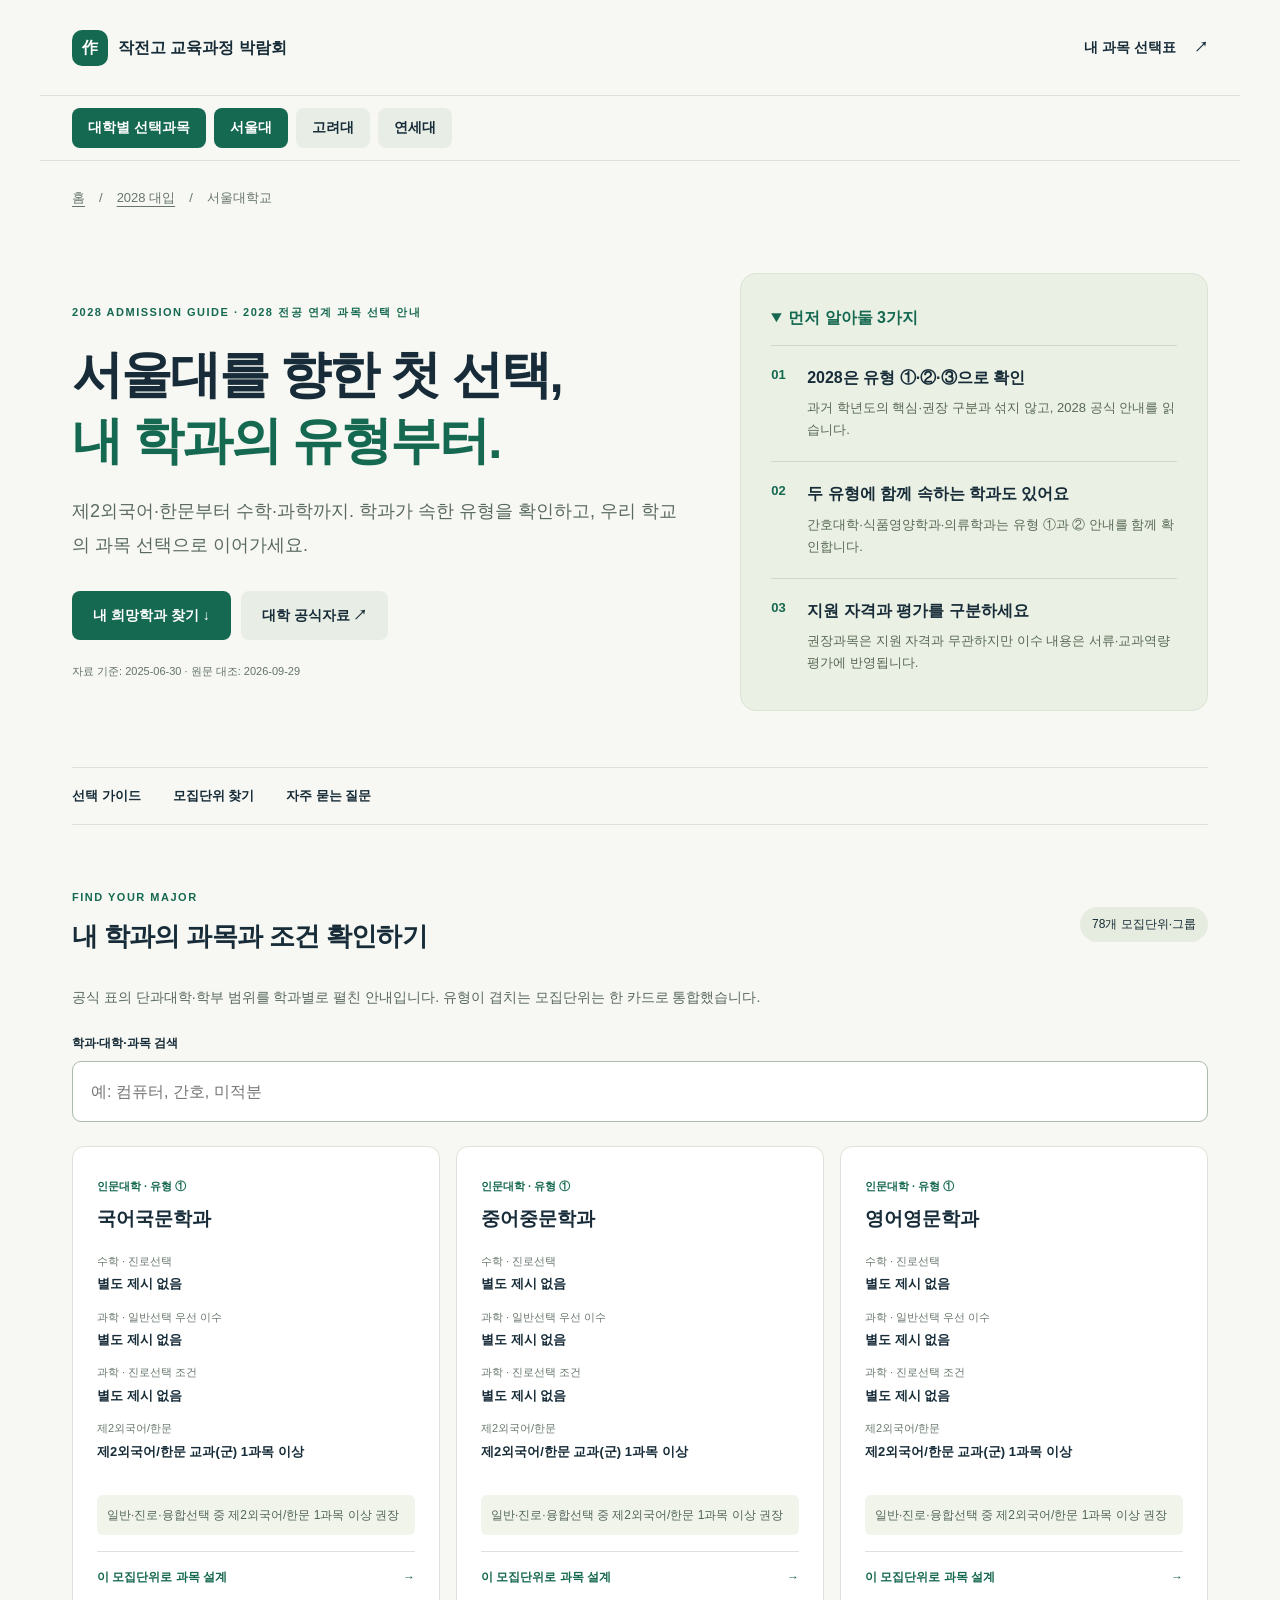
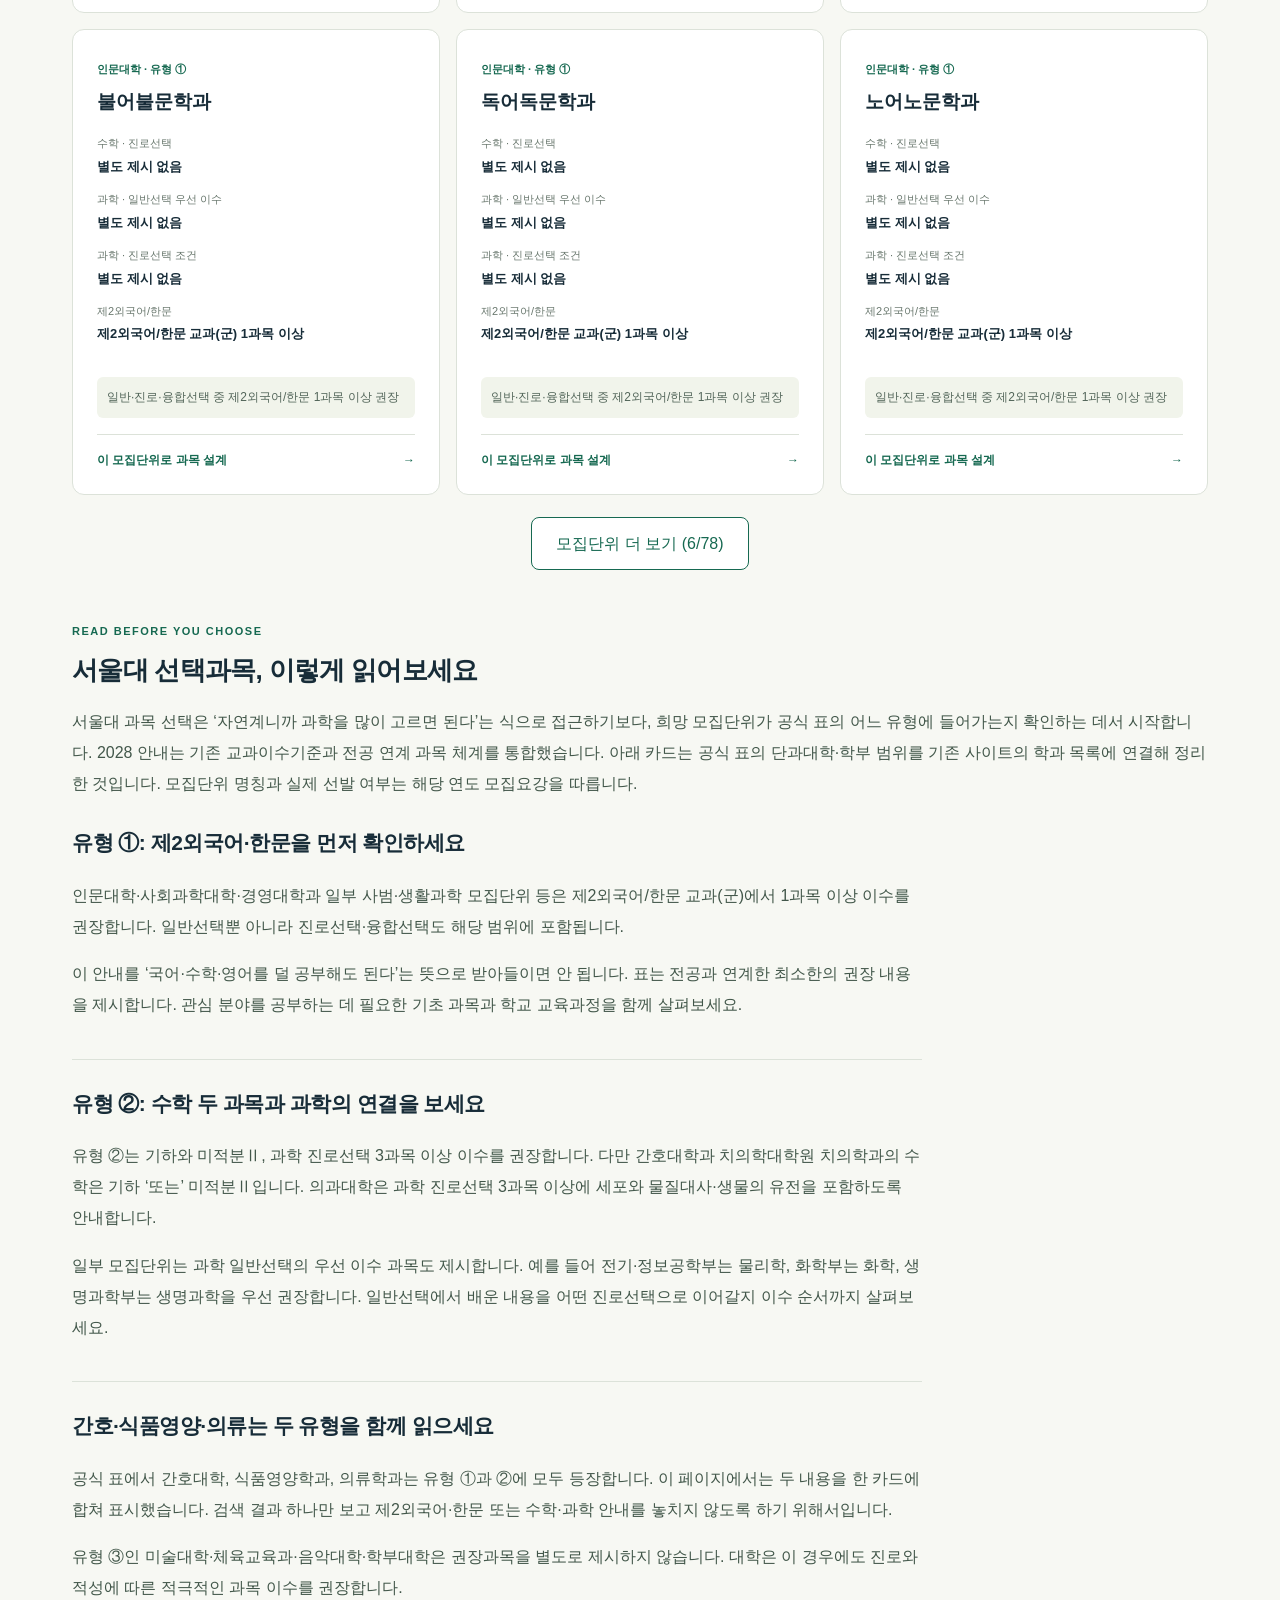
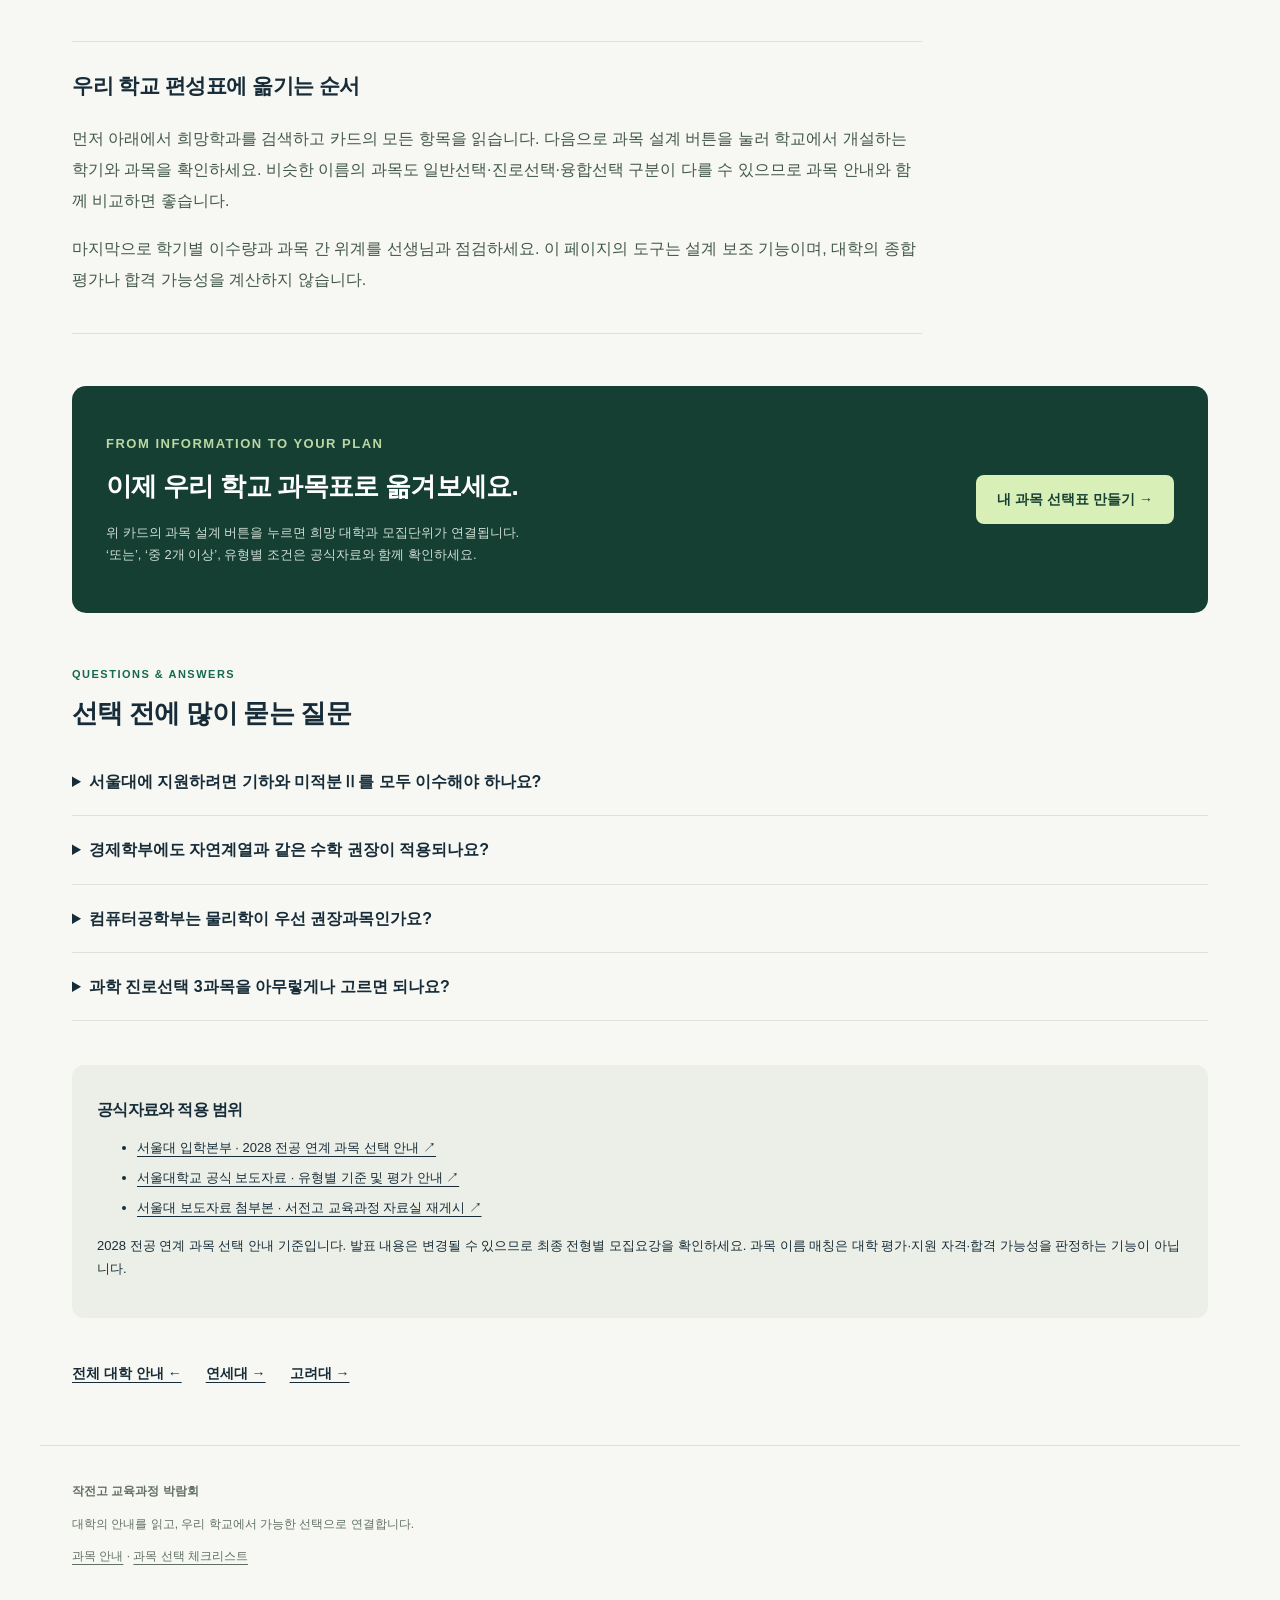
<file: admission/2028/snu/index.html>
<!doctype html><html lang="ko"><head><meta charset="utf-8"><meta name="viewport" content="width=device-width,initial-scale=1">
<title>2028 서울대 선택과목｜유형별 수학·과학·제2외국어 안내</title><meta name="description" content="서울대 2028 전공 연계 과목 선택 안내를 유형 ①·②·③으로 확인하세요. 간호·의예·치의학 예외와 학과 검색, 과목 선택 도구를 연결합니다."><meta name="robots" content="index,follow"><link rel="canonical" href="https://wade-afk.github.io/2026-curriculum-fair/admission/2028/snu/">
<meta property="og:title" content="2028 서울대 선택과목｜유형별 수학·과학·제2외국어 안내"><meta property="og:description" content="서울대 2028 전공 연계 과목 선택 안내를 유형 ①·②·③으로 확인하세요. 간호·의예·치의학 예외와 학과 검색, 과목 선택 도구를 연결합니다."><meta property="og:url" content="https://wade-afk.github.io/2026-curriculum-fair/admission/2028/snu/"><meta property="og:type" content="article"><meta property="og:image" content="https://wade-afk.github.io/2026-curriculum-fair/og-image.png">
<script type="application/ld+json">[{"@context": "https://schema.org", "@type": "BreadcrumbList", "itemListElement": [{"@type": "ListItem", "position": 1, "name": "홈", "item": "https://wade-afk.github.io/2026-curriculum-fair/"}, {"@type": "ListItem", "position": 2, "name": "2028 대입", "item": "https://wade-afk.github.io/2026-curriculum-fair/admission/2028/"}, {"@type": "ListItem", "position": 3, "name": "서울대학교", "item": "https://wade-afk.github.io/2026-curriculum-fair/admission/2028/snu/"}]}, {"@context": "https://schema.org", "@type": "Article", "headline": "2028 서울대 선택과목｜유형별 수학·과학·제2외국어 안내", "description": "서울대 2028 전공 연계 과목 선택 안내를 유형 ①·②·③으로 확인하세요. 간호·의예·치의학 예외와 학과 검색, 과목 선택 도구를 연결합니다.", "mainEntityOfPage": "https://wade-afk.github.io/2026-curriculum-fair/admission/2028/snu/", "citation": "https://admission.snu.ac.kr/undergraduate/notice?bbsidx=156194&md=v", "inLanguage": "ko-KR"}]</script><link rel="stylesheet" href="../admission.css"><script src="../admission.js" defer></script></head>
<body class="detail-page"><a class="skip" href="#main">본문 바로가기</a><header><a class="brand" href="../../../"><span class="logo">作</span> 작전고 교육과정 박람회</a><a class="header-link school-link" href="../../../#checklist">내 과목 선택표 <span>↗</span></a></header>
<nav class="university-nav" aria-label="대학별 선택과목"><a class="category-link" href="../">대학별 선택과목</a><a href="../snu/" aria-current="page">서울대</a><a href="../korea/">고려대</a><a href="../yonsei/">연세대</a></nav>
<main id="main"><nav class="crumb" aria-label="현재 위치"><a href="../../../">홈</a><span>/</span><a href="../">2028 대입</a><span>/</span>서울대학교</nav><section class="hero"><div><p class="eyebrow">2028 ADMISSION GUIDE · 2028 전공 연계 과목 선택 안내</p><h1>서울대를 향한 첫 선택,<br><em>내 학과의 유형부터.</em></h1><p class="lead">제2외국어·한문부터 수학·과학까지. 학과가 속한 유형을 확인하고, 우리 학교의 과목 선택으로 이어가세요.</p><div class="actions"><a class="button" href="#departments">내 희망학과 찾기 ↓</a><a class="button light" href="https://admission.snu.ac.kr/undergraduate/notice?bbsidx=156194&amp;md=v">대학 공식자료 ↗</a></div><p class="meta">자료 기준: 2025-06-30 · 원문 대조: 2026-09-29</p></div><details class="summary mobile-fold" open><summary>먼저 알아둘 3가지</summary><ol><li><b>2028은 유형 ①·②·③으로 확인</b><span>과거 학년도의 핵심·권장 구분과 섞지 않고, 2028 공식 안내를 읽습니다.</span></li><li><b>두 유형에 함께 속하는 학과도 있어요</b><span>간호대학·식품영양학과·의류학과는 유형 ①과 ② 안내를 함께 확인합니다.</span></li><li><b>지원 자격과 평가를 구분하세요</b><span>권장과목은 지원 자격과 무관하지만 이수 내용은 서류·교과역량평가에 반영됩니다.</span></li></ol></details></section>
<nav class="sections" aria-label="본문 목차"><a href="#guide">선택 가이드</a><a href="#departments">모집단위 찾기</a><a href="#faq">자주 묻는 질문</a></nav>
<section id="departments"><div class="section-top"><div><p class="eyebrow">FIND YOUR MAJOR</p><h2>내 학과의 과목과 조건 확인하기</h2></div><span class="count" id="result-count" aria-live="polite">78개 모집단위·그룹</span></div><p>공식 표의 단과대학·학부 범위를 학과별로 펼친 안내입니다. 유형이 겹치는 모집단위는 한 카드로 통합했습니다.</p><label class="search-label" for="major-search">학과·대학·과목 검색</label><input id="major-search" type="search" placeholder="예: 컴퓨터, 간호, 미적분" autocomplete="off"><div class="units"><article class="unit" data-unit><div class="unit-heading"><span class="eyebrow">인문대학 · 유형 ①</span><h3>국어국문학과</h3></div><dl><div><dt>수학 · 진로선택</dt><dd>별도 제시 없음</dd></div><div><dt>과학 · 일반선택 우선 이수</dt><dd>별도 제시 없음</dd></div><div><dt>과학 · 진로선택 조건</dt><dd>별도 제시 없음</dd></div><div><dt>제2외국어/한문</dt><dd>제2외국어/한문 교과(군) 1과목 이상</dd></div></dl><p class="unit-note">일반·진로·융합선택 중 제2외국어/한문 1과목 이상 권장</p><a class="unit-link school-link" href="../../../?university=%EC%84%9C%EC%9A%B8%EB%8C%80&amp;unit=0#checklist">이 모집단위로 과목 설계 <span>→</span></a></article><article class="unit" data-unit><div class="unit-heading"><span class="eyebrow">인문대학 · 유형 ①</span><h3>중어중문학과</h3></div><dl><div><dt>수학 · 진로선택</dt><dd>별도 제시 없음</dd></div><div><dt>과학 · 일반선택 우선 이수</dt><dd>별도 제시 없음</dd></div><div><dt>과학 · 진로선택 조건</dt><dd>별도 제시 없음</dd></div><div><dt>제2외국어/한문</dt><dd>제2외국어/한문 교과(군) 1과목 이상</dd></div></dl><p class="unit-note">일반·진로·융합선택 중 제2외국어/한문 1과목 이상 권장</p><a class="unit-link school-link" href="../../../?university=%EC%84%9C%EC%9A%B8%EB%8C%80&amp;unit=1#checklist">이 모집단위로 과목 설계 <span>→</span></a></article><article class="unit" data-unit><div class="unit-heading"><span class="eyebrow">인문대학 · 유형 ①</span><h3>영어영문학과</h3></div><dl><div><dt>수학 · 진로선택</dt><dd>별도 제시 없음</dd></div><div><dt>과학 · 일반선택 우선 이수</dt><dd>별도 제시 없음</dd></div><div><dt>과학 · 진로선택 조건</dt><dd>별도 제시 없음</dd></div><div><dt>제2외국어/한문</dt><dd>제2외국어/한문 교과(군) 1과목 이상</dd></div></dl><p class="unit-note">일반·진로·융합선택 중 제2외국어/한문 1과목 이상 권장</p><a class="unit-link school-link" href="../../../?university=%EC%84%9C%EC%9A%B8%EB%8C%80&amp;unit=2#checklist">이 모집단위로 과목 설계 <span>→</span></a></article><article class="unit" data-unit><div class="unit-heading"><span class="eyebrow">인문대학 · 유형 ①</span><h3>불어불문학과</h3></div><dl><div><dt>수학 · 진로선택</dt><dd>별도 제시 없음</dd></div><div><dt>과학 · 일반선택 우선 이수</dt><dd>별도 제시 없음</dd></div><div><dt>과학 · 진로선택 조건</dt><dd>별도 제시 없음</dd></div><div><dt>제2외국어/한문</dt><dd>제2외국어/한문 교과(군) 1과목 이상</dd></div></dl><p class="unit-note">일반·진로·융합선택 중 제2외국어/한문 1과목 이상 권장</p><a class="unit-link school-link" href="../../../?university=%EC%84%9C%EC%9A%B8%EB%8C%80&amp;unit=3#checklist">이 모집단위로 과목 설계 <span>→</span></a></article><article class="unit" data-unit><div class="unit-heading"><span class="eyebrow">인문대학 · 유형 ①</span><h3>독어독문학과</h3></div><dl><div><dt>수학 · 진로선택</dt><dd>별도 제시 없음</dd></div><div><dt>과학 · 일반선택 우선 이수</dt><dd>별도 제시 없음</dd></div><div><dt>과학 · 진로선택 조건</dt><dd>별도 제시 없음</dd></div><div><dt>제2외국어/한문</dt><dd>제2외국어/한문 교과(군) 1과목 이상</dd></div></dl><p class="unit-note">일반·진로·융합선택 중 제2외국어/한문 1과목 이상 권장</p><a class="unit-link school-link" href="../../../?university=%EC%84%9C%EC%9A%B8%EB%8C%80&amp;unit=4#checklist">이 모집단위로 과목 설계 <span>→</span></a></article><article class="unit" data-unit><div class="unit-heading"><span class="eyebrow">인문대학 · 유형 ①</span><h3>노어노문학과</h3></div><dl><div><dt>수학 · 진로선택</dt><dd>별도 제시 없음</dd></div><div><dt>과학 · 일반선택 우선 이수</dt><dd>별도 제시 없음</dd></div><div><dt>과학 · 진로선택 조건</dt><dd>별도 제시 없음</dd></div><div><dt>제2외국어/한문</dt><dd>제2외국어/한문 교과(군) 1과목 이상</dd></div></dl><p class="unit-note">일반·진로·융합선택 중 제2외국어/한문 1과목 이상 권장</p><a class="unit-link school-link" href="../../../?university=%EC%84%9C%EC%9A%B8%EB%8C%80&amp;unit=5#checklist">이 모집단위로 과목 설계 <span>→</span></a></article><article class="unit" data-unit><div class="unit-heading"><span class="eyebrow">인문대학 · 유형 ①</span><h3>서어서문학과</h3></div><dl><div><dt>수학 · 진로선택</dt><dd>별도 제시 없음</dd></div><div><dt>과학 · 일반선택 우선 이수</dt><dd>별도 제시 없음</dd></div><div><dt>과학 · 진로선택 조건</dt><dd>별도 제시 없음</dd></div><div><dt>제2외국어/한문</dt><dd>제2외국어/한문 교과(군) 1과목 이상</dd></div></dl><p class="unit-note">일반·진로·융합선택 중 제2외국어/한문 1과목 이상 권장</p><a class="unit-link school-link" href="../../../?university=%EC%84%9C%EC%9A%B8%EB%8C%80&amp;unit=6#checklist">이 모집단위로 과목 설계 <span>→</span></a></article><article class="unit" data-unit><div class="unit-heading"><span class="eyebrow">인문대학 · 유형 ①</span><h3>언어학과</h3></div><dl><div><dt>수학 · 진로선택</dt><dd>별도 제시 없음</dd></div><div><dt>과학 · 일반선택 우선 이수</dt><dd>별도 제시 없음</dd></div><div><dt>과학 · 진로선택 조건</dt><dd>별도 제시 없음</dd></div><div><dt>제2외국어/한문</dt><dd>제2외국어/한문 교과(군) 1과목 이상</dd></div></dl><p class="unit-note">일반·진로·융합선택 중 제2외국어/한문 1과목 이상 권장</p><a class="unit-link school-link" href="../../../?university=%EC%84%9C%EC%9A%B8%EB%8C%80&amp;unit=7#checklist">이 모집단위로 과목 설계 <span>→</span></a></article><article class="unit" data-unit><div class="unit-heading"><span class="eyebrow">인문대학 · 유형 ①</span><h3>아시아언어문명학부</h3></div><dl><div><dt>수학 · 진로선택</dt><dd>별도 제시 없음</dd></div><div><dt>과학 · 일반선택 우선 이수</dt><dd>별도 제시 없음</dd></div><div><dt>과학 · 진로선택 조건</dt><dd>별도 제시 없음</dd></div><div><dt>제2외국어/한문</dt><dd>제2외국어/한문 교과(군) 1과목 이상</dd></div></dl><p class="unit-note">일반·진로·융합선택 중 제2외국어/한문 1과목 이상 권장</p><a class="unit-link school-link" href="../../../?university=%EC%84%9C%EC%9A%B8%EB%8C%80&amp;unit=8#checklist">이 모집단위로 과목 설계 <span>→</span></a></article><article class="unit" data-unit><div class="unit-heading"><span class="eyebrow">인문대학 · 유형 ①</span><h3>역사학부</h3></div><dl><div><dt>수학 · 진로선택</dt><dd>별도 제시 없음</dd></div><div><dt>과학 · 일반선택 우선 이수</dt><dd>별도 제시 없음</dd></div><div><dt>과학 · 진로선택 조건</dt><dd>별도 제시 없음</dd></div><div><dt>제2외국어/한문</dt><dd>제2외국어/한문 교과(군) 1과목 이상</dd></div></dl><p class="unit-note">일반·진로·융합선택 중 제2외국어/한문 1과목 이상 권장</p><a class="unit-link school-link" href="../../../?university=%EC%84%9C%EC%9A%B8%EB%8C%80&amp;unit=9#checklist">이 모집단위로 과목 설계 <span>→</span></a></article><article class="unit" data-unit><div class="unit-heading"><span class="eyebrow">인문대학 · 유형 ①</span><h3>고고미술사학과</h3></div><dl><div><dt>수학 · 진로선택</dt><dd>별도 제시 없음</dd></div><div><dt>과학 · 일반선택 우선 이수</dt><dd>별도 제시 없음</dd></div><div><dt>과학 · 진로선택 조건</dt><dd>별도 제시 없음</dd></div><div><dt>제2외국어/한문</dt><dd>제2외국어/한문 교과(군) 1과목 이상</dd></div></dl><p class="unit-note">일반·진로·융합선택 중 제2외국어/한문 1과목 이상 권장</p><a class="unit-link school-link" href="../../../?university=%EC%84%9C%EC%9A%B8%EB%8C%80&amp;unit=10#checklist">이 모집단위로 과목 설계 <span>→</span></a></article><article class="unit" data-unit><div class="unit-heading"><span class="eyebrow">인문대학 · 유형 ①</span><h3>철학과</h3></div><dl><div><dt>수학 · 진로선택</dt><dd>별도 제시 없음</dd></div><div><dt>과학 · 일반선택 우선 이수</dt><dd>별도 제시 없음</dd></div><div><dt>과학 · 진로선택 조건</dt><dd>별도 제시 없음</dd></div><div><dt>제2외국어/한문</dt><dd>제2외국어/한문 교과(군) 1과목 이상</dd></div></dl><p class="unit-note">일반·진로·융합선택 중 제2외국어/한문 1과목 이상 권장</p><a class="unit-link school-link" href="../../../?university=%EC%84%9C%EC%9A%B8%EB%8C%80&amp;unit=11#checklist">이 모집단위로 과목 설계 <span>→</span></a></article><article class="unit" data-unit><div class="unit-heading"><span class="eyebrow">인문대학 · 유형 ①</span><h3>종교학과</h3></div><dl><div><dt>수학 · 진로선택</dt><dd>별도 제시 없음</dd></div><div><dt>과학 · 일반선택 우선 이수</dt><dd>별도 제시 없음</dd></div><div><dt>과학 · 진로선택 조건</dt><dd>별도 제시 없음</dd></div><div><dt>제2외국어/한문</dt><dd>제2외국어/한문 교과(군) 1과목 이상</dd></div></dl><p class="unit-note">일반·진로·융합선택 중 제2외국어/한문 1과목 이상 권장</p><a class="unit-link school-link" href="../../../?university=%EC%84%9C%EC%9A%B8%EB%8C%80&amp;unit=12#checklist">이 모집단위로 과목 설계 <span>→</span></a></article><article class="unit" data-unit><div class="unit-heading"><span class="eyebrow">인문대학 · 유형 ①</span><h3>미학과</h3></div><dl><div><dt>수학 · 진로선택</dt><dd>별도 제시 없음</dd></div><div><dt>과학 · 일반선택 우선 이수</dt><dd>별도 제시 없음</dd></div><div><dt>과학 · 진로선택 조건</dt><dd>별도 제시 없음</dd></div><div><dt>제2외국어/한문</dt><dd>제2외국어/한문 교과(군) 1과목 이상</dd></div></dl><p class="unit-note">일반·진로·융합선택 중 제2외국어/한문 1과목 이상 권장</p><a class="unit-link school-link" href="../../../?university=%EC%84%9C%EC%9A%B8%EB%8C%80&amp;unit=13#checklist">이 모집단위로 과목 설계 <span>→</span></a></article><article class="unit" data-unit><div class="unit-heading"><span class="eyebrow">사회과학대학 · 유형 ①</span><h3>정치외교학부</h3></div><dl><div><dt>수학 · 진로선택</dt><dd>별도 제시 없음</dd></div><div><dt>과학 · 일반선택 우선 이수</dt><dd>별도 제시 없음</dd></div><div><dt>과학 · 진로선택 조건</dt><dd>별도 제시 없음</dd></div><div><dt>제2외국어/한문</dt><dd>제2외국어/한문 교과(군) 1과목 이상</dd></div></dl><p class="unit-note">일반·진로·융합선택 중 제2외국어/한문 1과목 이상 권장</p><a class="unit-link school-link" href="../../../?university=%EC%84%9C%EC%9A%B8%EB%8C%80&amp;unit=14#checklist">이 모집단위로 과목 설계 <span>→</span></a></article><article class="unit" data-unit><div class="unit-heading"><span class="eyebrow">사회과학대학 · 유형 ①</span><h3>경제학부</h3></div><dl><div><dt>수학 · 진로선택</dt><dd>별도 제시 없음</dd></div><div><dt>과학 · 일반선택 우선 이수</dt><dd>별도 제시 없음</dd></div><div><dt>과학 · 진로선택 조건</dt><dd>별도 제시 없음</dd></div><div><dt>제2외국어/한문</dt><dd>제2외국어/한문 교과(군) 1과목 이상</dd></div></dl><p class="unit-note">일반·진로·융합선택 중 제2외국어/한문 1과목 이상 권장</p><a class="unit-link school-link" href="../../../?university=%EC%84%9C%EC%9A%B8%EB%8C%80&amp;unit=15#checklist">이 모집단위로 과목 설계 <span>→</span></a></article><article class="unit" data-unit><div class="unit-heading"><span class="eyebrow">사회과학대학 · 유형 ①</span><h3>사회학과</h3></div><dl><div><dt>수학 · 진로선택</dt><dd>별도 제시 없음</dd></div><div><dt>과학 · 일반선택 우선 이수</dt><dd>별도 제시 없음</dd></div><div><dt>과학 · 진로선택 조건</dt><dd>별도 제시 없음</dd></div><div><dt>제2외국어/한문</dt><dd>제2외국어/한문 교과(군) 1과목 이상</dd></div></dl><p class="unit-note">일반·진로·융합선택 중 제2외국어/한문 1과목 이상 권장</p><a class="unit-link school-link" href="../../../?university=%EC%84%9C%EC%9A%B8%EB%8C%80&amp;unit=16#checklist">이 모집단위로 과목 설계 <span>→</span></a></article><article class="unit" data-unit><div class="unit-heading"><span class="eyebrow">사회과학대학 · 유형 ①</span><h3>인류학과</h3></div><dl><div><dt>수학 · 진로선택</dt><dd>별도 제시 없음</dd></div><div><dt>과학 · 일반선택 우선 이수</dt><dd>별도 제시 없음</dd></div><div><dt>과학 · 진로선택 조건</dt><dd>별도 제시 없음</dd></div><div><dt>제2외국어/한문</dt><dd>제2외국어/한문 교과(군) 1과목 이상</dd></div></dl><p class="unit-note">일반·진로·융합선택 중 제2외국어/한문 1과목 이상 권장</p><a class="unit-link school-link" href="../../../?university=%EC%84%9C%EC%9A%B8%EB%8C%80&amp;unit=17#checklist">이 모집단위로 과목 설계 <span>→</span></a></article><article class="unit" data-unit><div class="unit-heading"><span class="eyebrow">사회과학대학 · 유형 ①</span><h3>심리학과</h3></div><dl><div><dt>수학 · 진로선택</dt><dd>별도 제시 없음</dd></div><div><dt>과학 · 일반선택 우선 이수</dt><dd>별도 제시 없음</dd></div><div><dt>과학 · 진로선택 조건</dt><dd>별도 제시 없음</dd></div><div><dt>제2외국어/한문</dt><dd>제2외국어/한문 교과(군) 1과목 이상</dd></div></dl><p class="unit-note">일반·진로·융합선택 중 제2외국어/한문 1과목 이상 권장</p><a class="unit-link school-link" href="../../../?university=%EC%84%9C%EC%9A%B8%EB%8C%80&amp;unit=18#checklist">이 모집단위로 과목 설계 <span>→</span></a></article><article class="unit" data-unit><div class="unit-heading"><span class="eyebrow">사회과학대학 · 유형 ①</span><h3>지리학과</h3></div><dl><div><dt>수학 · 진로선택</dt><dd>별도 제시 없음</dd></div><div><dt>과학 · 일반선택 우선 이수</dt><dd>별도 제시 없음</dd></div><div><dt>과학 · 진로선택 조건</dt><dd>별도 제시 없음</dd></div><div><dt>제2외국어/한문</dt><dd>제2외국어/한문 교과(군) 1과목 이상</dd></div></dl><p class="unit-note">일반·진로·융합선택 중 제2외국어/한문 1과목 이상 권장</p><a class="unit-link school-link" href="../../../?university=%EC%84%9C%EC%9A%B8%EB%8C%80&amp;unit=19#checklist">이 모집단위로 과목 설계 <span>→</span></a></article><article class="unit" data-unit><div class="unit-heading"><span class="eyebrow">사회과학대학 · 유형 ①</span><h3>사회복지학과</h3></div><dl><div><dt>수학 · 진로선택</dt><dd>별도 제시 없음</dd></div><div><dt>과학 · 일반선택 우선 이수</dt><dd>별도 제시 없음</dd></div><div><dt>과학 · 진로선택 조건</dt><dd>별도 제시 없음</dd></div><div><dt>제2외국어/한문</dt><dd>제2외국어/한문 교과(군) 1과목 이상</dd></div></dl><p class="unit-note">일반·진로·융합선택 중 제2외국어/한문 1과목 이상 권장</p><a class="unit-link school-link" href="../../../?university=%EC%84%9C%EC%9A%B8%EB%8C%80&amp;unit=20#checklist">이 모집단위로 과목 설계 <span>→</span></a></article><article class="unit" data-unit><div class="unit-heading"><span class="eyebrow">사회과학대학 · 유형 ①</span><h3>언론정보학과</h3></div><dl><div><dt>수학 · 진로선택</dt><dd>별도 제시 없음</dd></div><div><dt>과학 · 일반선택 우선 이수</dt><dd>별도 제시 없음</dd></div><div><dt>과학 · 진로선택 조건</dt><dd>별도 제시 없음</dd></div><div><dt>제2외국어/한문</dt><dd>제2외국어/한문 교과(군) 1과목 이상</dd></div></dl><p class="unit-note">일반·진로·융합선택 중 제2외국어/한문 1과목 이상 권장</p><a class="unit-link school-link" href="../../../?university=%EC%84%9C%EC%9A%B8%EB%8C%80&amp;unit=21#checklist">이 모집단위로 과목 설계 <span>→</span></a></article><article class="unit" data-unit><div class="unit-heading"><span class="eyebrow">경영대학 · 유형 ①</span><h3>경영학과</h3></div><dl><div><dt>수학 · 진로선택</dt><dd>별도 제시 없음</dd></div><div><dt>과학 · 일반선택 우선 이수</dt><dd>별도 제시 없음</dd></div><div><dt>과학 · 진로선택 조건</dt><dd>별도 제시 없음</dd></div><div><dt>제2외국어/한문</dt><dd>제2외국어/한문 교과(군) 1과목 이상</dd></div></dl><p class="unit-note">일반·진로·융합선택 중 제2외국어/한문 1과목 이상 권장</p><a class="unit-link school-link" href="../../../?university=%EC%84%9C%EC%9A%B8%EB%8C%80&amp;unit=22#checklist">이 모집단위로 과목 설계 <span>→</span></a></article><article class="unit" data-unit><div class="unit-heading"><span class="eyebrow">농업생명과학대학 · 유형 ①</span><h3>농경제사회학부</h3></div><dl><div><dt>수학 · 진로선택</dt><dd>별도 제시 없음</dd></div><div><dt>과학 · 일반선택 우선 이수</dt><dd>별도 제시 없음</dd></div><div><dt>과학 · 진로선택 조건</dt><dd>별도 제시 없음</dd></div><div><dt>제2외국어/한문</dt><dd>제2외국어/한문 교과(군) 1과목 이상</dd></div></dl><p class="unit-note">일반·진로·융합선택 중 제2외국어/한문 1과목 이상 권장</p><a class="unit-link school-link" href="../../../?university=%EC%84%9C%EC%9A%B8%EB%8C%80&amp;unit=23#checklist">이 모집단위로 과목 설계 <span>→</span></a></article><article class="unit" data-unit><div class="unit-heading"><span class="eyebrow">사범대학 · 유형 ①</span><h3>교육학과</h3></div><dl><div><dt>수학 · 진로선택</dt><dd>별도 제시 없음</dd></div><div><dt>과학 · 일반선택 우선 이수</dt><dd>별도 제시 없음</dd></div><div><dt>과학 · 진로선택 조건</dt><dd>별도 제시 없음</dd></div><div><dt>제2외국어/한문</dt><dd>제2외국어/한문 교과(군) 1과목 이상</dd></div></dl><p class="unit-note">일반·진로·융합선택 중 제2외국어/한문 1과목 이상 권장</p><a class="unit-link school-link" href="../../../?university=%EC%84%9C%EC%9A%B8%EB%8C%80&amp;unit=24#checklist">이 모집단위로 과목 설계 <span>→</span></a></article><article class="unit" data-unit><div class="unit-heading"><span class="eyebrow">사범대학 · 유형 ①</span><h3>국어교육과</h3></div><dl><div><dt>수학 · 진로선택</dt><dd>별도 제시 없음</dd></div><div><dt>과학 · 일반선택 우선 이수</dt><dd>별도 제시 없음</dd></div><div><dt>과학 · 진로선택 조건</dt><dd>별도 제시 없음</dd></div><div><dt>제2외국어/한문</dt><dd>제2외국어/한문 교과(군) 1과목 이상</dd></div></dl><p class="unit-note">일반·진로·융합선택 중 제2외국어/한문 1과목 이상 권장</p><a class="unit-link school-link" href="../../../?university=%EC%84%9C%EC%9A%B8%EB%8C%80&amp;unit=25#checklist">이 모집단위로 과목 설계 <span>→</span></a></article><article class="unit" data-unit><div class="unit-heading"><span class="eyebrow">사범대학 · 유형 ①</span><h3>영어교육과</h3></div><dl><div><dt>수학 · 진로선택</dt><dd>별도 제시 없음</dd></div><div><dt>과학 · 일반선택 우선 이수</dt><dd>별도 제시 없음</dd></div><div><dt>과학 · 진로선택 조건</dt><dd>별도 제시 없음</dd></div><div><dt>제2외국어/한문</dt><dd>제2외국어/한문 교과(군) 1과목 이상</dd></div></dl><p class="unit-note">일반·진로·융합선택 중 제2외국어/한문 1과목 이상 권장</p><a class="unit-link school-link" href="../../../?university=%EC%84%9C%EC%9A%B8%EB%8C%80&amp;unit=26#checklist">이 모집단위로 과목 설계 <span>→</span></a></article><article class="unit" data-unit><div class="unit-heading"><span class="eyebrow">사범대학 · 유형 ①</span><h3>독어교육과</h3></div><dl><div><dt>수학 · 진로선택</dt><dd>별도 제시 없음</dd></div><div><dt>과학 · 일반선택 우선 이수</dt><dd>별도 제시 없음</dd></div><div><dt>과학 · 진로선택 조건</dt><dd>별도 제시 없음</dd></div><div><dt>제2외국어/한문</dt><dd>제2외국어/한문 교과(군) 1과목 이상</dd></div></dl><p class="unit-note">일반·진로·융합선택 중 제2외국어/한문 1과목 이상 권장</p><a class="unit-link school-link" href="../../../?university=%EC%84%9C%EC%9A%B8%EB%8C%80&amp;unit=27#checklist">이 모집단위로 과목 설계 <span>→</span></a></article><article class="unit" data-unit><div class="unit-heading"><span class="eyebrow">사범대학 · 유형 ①</span><h3>불어교육과</h3></div><dl><div><dt>수학 · 진로선택</dt><dd>별도 제시 없음</dd></div><div><dt>과학 · 일반선택 우선 이수</dt><dd>별도 제시 없음</dd></div><div><dt>과학 · 진로선택 조건</dt><dd>별도 제시 없음</dd></div><div><dt>제2외국어/한문</dt><dd>제2외국어/한문 교과(군) 1과목 이상</dd></div></dl><p class="unit-note">일반·진로·융합선택 중 제2외국어/한문 1과목 이상 권장</p><a class="unit-link school-link" href="../../../?university=%EC%84%9C%EC%9A%B8%EB%8C%80&amp;unit=28#checklist">이 모집단위로 과목 설계 <span>→</span></a></article><article class="unit" data-unit><div class="unit-heading"><span class="eyebrow">사범대학 · 유형 ①</span><h3>사회교육과</h3></div><dl><div><dt>수학 · 진로선택</dt><dd>별도 제시 없음</dd></div><div><dt>과학 · 일반선택 우선 이수</dt><dd>별도 제시 없음</dd></div><div><dt>과학 · 진로선택 조건</dt><dd>별도 제시 없음</dd></div><div><dt>제2외국어/한문</dt><dd>제2외국어/한문 교과(군) 1과목 이상</dd></div></dl><p class="unit-note">일반·진로·융합선택 중 제2외국어/한문 1과목 이상 권장</p><a class="unit-link school-link" href="../../../?university=%EC%84%9C%EC%9A%B8%EB%8C%80&amp;unit=29#checklist">이 모집단위로 과목 설계 <span>→</span></a></article><article class="unit" data-unit><div class="unit-heading"><span class="eyebrow">사범대학 · 유형 ①</span><h3>역사교육과</h3></div><dl><div><dt>수학 · 진로선택</dt><dd>별도 제시 없음</dd></div><div><dt>과학 · 일반선택 우선 이수</dt><dd>별도 제시 없음</dd></div><div><dt>과학 · 진로선택 조건</dt><dd>별도 제시 없음</dd></div><div><dt>제2외국어/한문</dt><dd>제2외국어/한문 교과(군) 1과목 이상</dd></div></dl><p class="unit-note">일반·진로·융합선택 중 제2외국어/한문 1과목 이상 권장</p><a class="unit-link school-link" href="../../../?university=%EC%84%9C%EC%9A%B8%EB%8C%80&amp;unit=30#checklist">이 모집단위로 과목 설계 <span>→</span></a></article><article class="unit" data-unit><div class="unit-heading"><span class="eyebrow">사범대학 · 유형 ①</span><h3>지리교육과</h3></div><dl><div><dt>수학 · 진로선택</dt><dd>별도 제시 없음</dd></div><div><dt>과학 · 일반선택 우선 이수</dt><dd>별도 제시 없음</dd></div><div><dt>과학 · 진로선택 조건</dt><dd>별도 제시 없음</dd></div><div><dt>제2외국어/한문</dt><dd>제2외국어/한문 교과(군) 1과목 이상</dd></div></dl><p class="unit-note">일반·진로·융합선택 중 제2외국어/한문 1과목 이상 권장</p><a class="unit-link school-link" href="../../../?university=%EC%84%9C%EC%9A%B8%EB%8C%80&amp;unit=31#checklist">이 모집단위로 과목 설계 <span>→</span></a></article><article class="unit" data-unit><div class="unit-heading"><span class="eyebrow">사범대학 · 유형 ①</span><h3>윤리교육과</h3></div><dl><div><dt>수학 · 진로선택</dt><dd>별도 제시 없음</dd></div><div><dt>과학 · 일반선택 우선 이수</dt><dd>별도 제시 없음</dd></div><div><dt>과학 · 진로선택 조건</dt><dd>별도 제시 없음</dd></div><div><dt>제2외국어/한문</dt><dd>제2외국어/한문 교과(군) 1과목 이상</dd></div></dl><p class="unit-note">일반·진로·융합선택 중 제2외국어/한문 1과목 이상 권장</p><a class="unit-link school-link" href="../../../?university=%EC%84%9C%EC%9A%B8%EB%8C%80&amp;unit=32#checklist">이 모집단위로 과목 설계 <span>→</span></a></article><article class="unit" data-unit><div class="unit-heading"><span class="eyebrow">생활과학대학 · 유형 ①</span><h3>소비자아동학부 소비자학전공</h3></div><dl><div><dt>수학 · 진로선택</dt><dd>별도 제시 없음</dd></div><div><dt>과학 · 일반선택 우선 이수</dt><dd>별도 제시 없음</dd></div><div><dt>과학 · 진로선택 조건</dt><dd>별도 제시 없음</dd></div><div><dt>제2외국어/한문</dt><dd>제2외국어/한문 교과(군) 1과목 이상</dd></div></dl><p class="unit-note">일반·진로·융합선택 중 제2외국어/한문 1과목 이상 권장</p><a class="unit-link school-link" href="../../../?university=%EC%84%9C%EC%9A%B8%EB%8C%80&amp;unit=33#checklist">이 모집단위로 과목 설계 <span>→</span></a></article><article class="unit" data-unit><div class="unit-heading"><span class="eyebrow">생활과학대학 · 유형 ①</span><h3>소비자아동학부 아동가족학전공</h3></div><dl><div><dt>수학 · 진로선택</dt><dd>별도 제시 없음</dd></div><div><dt>과학 · 일반선택 우선 이수</dt><dd>별도 제시 없음</dd></div><div><dt>과학 · 진로선택 조건</dt><dd>별도 제시 없음</dd></div><div><dt>제2외국어/한문</dt><dd>제2외국어/한문 교과(군) 1과목 이상</dd></div></dl><p class="unit-note">일반·진로·융합선택 중 제2외국어/한문 1과목 이상 권장</p><a class="unit-link school-link" href="../../../?university=%EC%84%9C%EC%9A%B8%EB%8C%80&amp;unit=34#checklist">이 모집단위로 과목 설계 <span>→</span></a></article><article class="unit" data-unit><div class="unit-heading"><span class="eyebrow">생활과학대학 · 유형 ①·②</span><h3>식품영양학과</h3></div><dl><div><dt>수학 · 진로선택</dt><dd>기하, 미적분Ⅱ</dd></div><div><dt>과학 · 일반선택 우선 이수</dt><dd>일반선택 우선 이수 과목 별도 제시 없음</dd></div><div><dt>과학 · 진로선택 조건</dt><dd>과학 진로선택 3과목 이상</dd></div><div><dt>제2외국어/한문</dt><dd>제2외국어/한문 교과(군) 1과목 이상</dd></div></dl><p class="unit-note">일반·진로·융합선택 중 제2외국어/한문 1과목 이상 권장</p><a class="unit-link school-link" href="../../../?university=%EC%84%9C%EC%9A%B8%EB%8C%80&amp;unit=35#checklist">이 모집단위로 과목 설계 <span>→</span></a></article><article class="unit" data-unit><div class="unit-heading"><span class="eyebrow">생활과학대학 · 유형 ①·②</span><h3>의류학과</h3></div><dl><div><dt>수학 · 진로선택</dt><dd>기하, 미적분Ⅱ</dd></div><div><dt>과학 · 일반선택 우선 이수</dt><dd>일반선택 우선 이수 과목 별도 제시 없음</dd></div><div><dt>과학 · 진로선택 조건</dt><dd>과학 진로선택 3과목 이상</dd></div><div><dt>제2외국어/한문</dt><dd>제2외국어/한문 교과(군) 1과목 이상</dd></div></dl><p class="unit-note">일반·진로·융합선택 중 제2외국어/한문 1과목 이상 권장</p><a class="unit-link school-link" href="../../../?university=%EC%84%9C%EC%9A%B8%EB%8C%80&amp;unit=36#checklist">이 모집단위로 과목 설계 <span>→</span></a></article><article class="unit" data-unit><div class="unit-heading"><span class="eyebrow">자연과학대학 · 유형 ②</span><h3>물리·천문학부 물리학전공</h3></div><dl><div><dt>수학 · 진로선택</dt><dd>기하, 미적분Ⅱ</dd></div><div><dt>과학 · 일반선택 우선 이수</dt><dd>물리학</dd></div><div><dt>과학 · 진로선택 조건</dt><dd>과학 진로선택 3과목 이상</dd></div><div><dt>제2외국어/한문</dt><dd>해당 유형에서 별도 제시 없음</dd></div></dl><p class="unit-note">과목 간 위계를 고려하여 이수 권장</p><a class="unit-link school-link" href="../../../?university=%EC%84%9C%EC%9A%B8%EB%8C%80&amp;unit=37#checklist">이 모집단위로 과목 설계 <span>→</span></a></article><article class="unit" data-unit><div class="unit-heading"><span class="eyebrow">자연과학대학 · 유형 ②</span><h3>물리·천문학부 천문학전공</h3></div><dl><div><dt>수학 · 진로선택</dt><dd>기하, 미적분Ⅱ</dd></div><div><dt>과학 · 일반선택 우선 이수</dt><dd>지구과학</dd></div><div><dt>과학 · 진로선택 조건</dt><dd>과학 진로선택 3과목 이상</dd></div><div><dt>제2외국어/한문</dt><dd>해당 유형에서 별도 제시 없음</dd></div></dl><p class="unit-note">과목 간 위계를 고려하여 이수 권장</p><a class="unit-link school-link" href="../../../?university=%EC%84%9C%EC%9A%B8%EB%8C%80&amp;unit=38#checklist">이 모집단위로 과목 설계 <span>→</span></a></article><article class="unit" data-unit><div class="unit-heading"><span class="eyebrow">자연과학대학 · 유형 ②</span><h3>수리과학부</h3></div><dl><div><dt>수학 · 진로선택</dt><dd>기하, 미적분Ⅱ</dd></div><div><dt>과학 · 일반선택 우선 이수</dt><dd>일반선택 우선 이수 과목 별도 제시 없음</dd></div><div><dt>과학 · 진로선택 조건</dt><dd>과학 진로선택 3과목 이상</dd></div><div><dt>제2외국어/한문</dt><dd>해당 유형에서 별도 제시 없음</dd></div></dl><p class="unit-note">과목 간 위계를 고려하여 이수 권장</p><a class="unit-link school-link" href="../../../?university=%EC%84%9C%EC%9A%B8%EB%8C%80&amp;unit=39#checklist">이 모집단위로 과목 설계 <span>→</span></a></article><article class="unit" data-unit><div class="unit-heading"><span class="eyebrow">자연과학대학 · 유형 ②</span><h3>통계학과</h3></div><dl><div><dt>수학 · 진로선택</dt><dd>기하, 미적분Ⅱ</dd></div><div><dt>과학 · 일반선택 우선 이수</dt><dd>일반선택 우선 이수 과목 별도 제시 없음</dd></div><div><dt>과학 · 진로선택 조건</dt><dd>과학 진로선택 3과목 이상</dd></div><div><dt>제2외국어/한문</dt><dd>해당 유형에서 별도 제시 없음</dd></div></dl><p class="unit-note">과목 간 위계를 고려하여 이수 권장</p><a class="unit-link school-link" href="../../../?university=%EC%84%9C%EC%9A%B8%EB%8C%80&amp;unit=40#checklist">이 모집단위로 과목 설계 <span>→</span></a></article><article class="unit" data-unit><div class="unit-heading"><span class="eyebrow">자연과학대학 · 유형 ②</span><h3>화학부</h3></div><dl><div><dt>수학 · 진로선택</dt><dd>기하, 미적분Ⅱ</dd></div><div><dt>과학 · 일반선택 우선 이수</dt><dd>화학</dd></div><div><dt>과학 · 진로선택 조건</dt><dd>과학 진로선택 3과목 이상</dd></div><div><dt>제2외국어/한문</dt><dd>해당 유형에서 별도 제시 없음</dd></div></dl><p class="unit-note">과목 간 위계를 고려하여 이수 권장</p><a class="unit-link school-link" href="../../../?university=%EC%84%9C%EC%9A%B8%EB%8C%80&amp;unit=41#checklist">이 모집단위로 과목 설계 <span>→</span></a></article><article class="unit" data-unit><div class="unit-heading"><span class="eyebrow">자연과학대학 · 유형 ②</span><h3>생명과학부</h3></div><dl><div><dt>수학 · 진로선택</dt><dd>기하, 미적분Ⅱ</dd></div><div><dt>과학 · 일반선택 우선 이수</dt><dd>생명과학</dd></div><div><dt>과학 · 진로선택 조건</dt><dd>과학 진로선택 3과목 이상</dd></div><div><dt>제2외국어/한문</dt><dd>해당 유형에서 별도 제시 없음</dd></div></dl><p class="unit-note">과목 간 위계를 고려하여 이수 권장</p><a class="unit-link school-link" href="../../../?university=%EC%84%9C%EC%9A%B8%EB%8C%80&amp;unit=42#checklist">이 모집단위로 과목 설계 <span>→</span></a></article><article class="unit" data-unit><div class="unit-heading"><span class="eyebrow">자연과학대학 · 유형 ②</span><h3>지구환경과학부</h3></div><dl><div><dt>수학 · 진로선택</dt><dd>기하, 미적분Ⅱ</dd></div><div><dt>과학 · 일반선택 우선 이수</dt><dd>지구과학</dd></div><div><dt>과학 · 진로선택 조건</dt><dd>과학 진로선택 3과목 이상</dd></div><div><dt>제2외국어/한문</dt><dd>해당 유형에서 별도 제시 없음</dd></div></dl><p class="unit-note">과목 간 위계를 고려하여 이수 권장</p><a class="unit-link school-link" href="../../../?university=%EC%84%9C%EC%9A%B8%EB%8C%80&amp;unit=43#checklist">이 모집단위로 과목 설계 <span>→</span></a></article><article class="unit" data-unit><div class="unit-heading"><span class="eyebrow">간호대학 · 유형 ①·②</span><h3>간호대학</h3></div><dl><div><dt>수학 · 진로선택</dt><dd>기하 또는 미적분Ⅱ</dd></div><div><dt>과학 · 일반선택 우선 이수</dt><dd>일반선택 우선 이수 과목 별도 제시 없음</dd></div><div><dt>과학 · 진로선택 조건</dt><dd>과학 진로선택 3과목 이상</dd></div><div><dt>제2외국어/한문</dt><dd>제2외국어/한문 교과(군) 1과목 이상</dd></div></dl><p class="unit-note">일반·진로·융합선택 중 제2외국어/한문 1과목 이상 권장</p><a class="unit-link school-link" href="../../../?university=%EC%84%9C%EC%9A%B8%EB%8C%80&amp;unit=44#checklist">이 모집단위로 과목 설계 <span>→</span></a></article><article class="unit" data-unit><div class="unit-heading"><span class="eyebrow">공과대학 · 유형 ②</span><h3>건설환경도시공학부</h3></div><dl><div><dt>수학 · 진로선택</dt><dd>기하, 미적분Ⅱ</dd></div><div><dt>과학 · 일반선택 우선 이수</dt><dd>일반선택 우선 이수 과목 별도 제시 없음</dd></div><div><dt>과학 · 진로선택 조건</dt><dd>과학 진로선택 3과목 이상</dd></div><div><dt>제2외국어/한문</dt><dd>해당 유형에서 별도 제시 없음</dd></div></dl><p class="unit-note">과목 간 위계를 고려하여 이수 권장</p><a class="unit-link school-link" href="../../../?university=%EC%84%9C%EC%9A%B8%EB%8C%80&amp;unit=45#checklist">이 모집단위로 과목 설계 <span>→</span></a></article><article class="unit" data-unit><div class="unit-heading"><span class="eyebrow">공과대학 · 유형 ②</span><h3>기계공학부</h3></div><dl><div><dt>수학 · 진로선택</dt><dd>기하, 미적분Ⅱ</dd></div><div><dt>과학 · 일반선택 우선 이수</dt><dd>물리학</dd></div><div><dt>과학 · 진로선택 조건</dt><dd>과학 진로선택 3과목 이상</dd></div><div><dt>제2외국어/한문</dt><dd>해당 유형에서 별도 제시 없음</dd></div></dl><p class="unit-note">과목 간 위계를 고려하여 이수 권장</p><a class="unit-link school-link" href="../../../?university=%EC%84%9C%EC%9A%B8%EB%8C%80&amp;unit=46#checklist">이 모집단위로 과목 설계 <span>→</span></a></article><article class="unit" data-unit><div class="unit-heading"><span class="eyebrow">공과대학 · 유형 ②</span><h3>재료공학부</h3></div><dl><div><dt>수학 · 진로선택</dt><dd>기하, 미적분Ⅱ</dd></div><div><dt>과학 · 일반선택 우선 이수</dt><dd>일반선택 우선 이수 과목 별도 제시 없음</dd></div><div><dt>과학 · 진로선택 조건</dt><dd>과학 진로선택 3과목 이상</dd></div><div><dt>제2외국어/한문</dt><dd>해당 유형에서 별도 제시 없음</dd></div></dl><p class="unit-note">과목 간 위계를 고려하여 이수 권장</p><a class="unit-link school-link" href="../../../?university=%EC%84%9C%EC%9A%B8%EB%8C%80&amp;unit=47#checklist">이 모집단위로 과목 설계 <span>→</span></a></article><article class="unit" data-unit><div class="unit-heading"><span class="eyebrow">공과대학 · 유형 ②</span><h3>전기·정보공학부</h3></div><dl><div><dt>수학 · 진로선택</dt><dd>기하, 미적분Ⅱ</dd></div><div><dt>과학 · 일반선택 우선 이수</dt><dd>물리학</dd></div><div><dt>과학 · 진로선택 조건</dt><dd>과학 진로선택 3과목 이상</dd></div><div><dt>제2외국어/한문</dt><dd>해당 유형에서 별도 제시 없음</dd></div></dl><p class="unit-note">과목 간 위계를 고려하여 이수 권장</p><a class="unit-link school-link" href="../../../?university=%EC%84%9C%EC%9A%B8%EB%8C%80&amp;unit=48#checklist">이 모집단위로 과목 설계 <span>→</span></a></article><article class="unit" data-unit><div class="unit-heading"><span class="eyebrow">공과대학 · 유형 ②</span><h3>컴퓨터공학부</h3></div><dl><div><dt>수학 · 진로선택</dt><dd>기하, 미적분Ⅱ</dd></div><div><dt>과학 · 일반선택 우선 이수</dt><dd>일반선택 우선 이수 과목 별도 제시 없음</dd></div><div><dt>과학 · 진로선택 조건</dt><dd>과학 진로선택 3과목 이상</dd></div><div><dt>제2외국어/한문</dt><dd>해당 유형에서 별도 제시 없음</dd></div></dl><p class="unit-note">과목 간 위계를 고려하여 이수 권장</p><a class="unit-link school-link" href="../../../?university=%EC%84%9C%EC%9A%B8%EB%8C%80&amp;unit=49#checklist">이 모집단위로 과목 설계 <span>→</span></a></article><article class="unit" data-unit><div class="unit-heading"><span class="eyebrow">공과대학 · 유형 ②</span><h3>화학생물공학부</h3></div><dl><div><dt>수학 · 진로선택</dt><dd>기하, 미적분Ⅱ</dd></div><div><dt>과학 · 일반선택 우선 이수</dt><dd>일반선택 우선 이수 과목 별도 제시 없음</dd></div><div><dt>과학 · 진로선택 조건</dt><dd>과학 진로선택 3과목 이상</dd></div><div><dt>제2외국어/한문</dt><dd>해당 유형에서 별도 제시 없음</dd></div></dl><p class="unit-note">과목 간 위계를 고려하여 이수 권장</p><a class="unit-link school-link" href="../../../?university=%EC%84%9C%EC%9A%B8%EB%8C%80&amp;unit=50#checklist">이 모집단위로 과목 설계 <span>→</span></a></article><article class="unit" data-unit><div class="unit-heading"><span class="eyebrow">공과대학 · 유형 ②</span><h3>건축학과</h3></div><dl><div><dt>수학 · 진로선택</dt><dd>기하, 미적분Ⅱ</dd></div><div><dt>과학 · 일반선택 우선 이수</dt><dd>일반선택 우선 이수 과목 별도 제시 없음</dd></div><div><dt>과학 · 진로선택 조건</dt><dd>과학 진로선택 3과목 이상</dd></div><div><dt>제2외국어/한문</dt><dd>해당 유형에서 별도 제시 없음</dd></div></dl><p class="unit-note">과목 간 위계를 고려하여 이수 권장</p><a class="unit-link school-link" href="../../../?university=%EC%84%9C%EC%9A%B8%EB%8C%80&amp;unit=51#checklist">이 모집단위로 과목 설계 <span>→</span></a></article><article class="unit" data-unit><div class="unit-heading"><span class="eyebrow">공과대학 · 유형 ②</span><h3>산업공학과</h3></div><dl><div><dt>수학 · 진로선택</dt><dd>기하, 미적분Ⅱ</dd></div><div><dt>과학 · 일반선택 우선 이수</dt><dd>일반선택 우선 이수 과목 별도 제시 없음</dd></div><div><dt>과학 · 진로선택 조건</dt><dd>과학 진로선택 3과목 이상</dd></div><div><dt>제2외국어/한문</dt><dd>해당 유형에서 별도 제시 없음</dd></div></dl><p class="unit-note">과목 간 위계를 고려하여 이수 권장</p><a class="unit-link school-link" href="../../../?university=%EC%84%9C%EC%9A%B8%EB%8C%80&amp;unit=52#checklist">이 모집단위로 과목 설계 <span>→</span></a></article><article class="unit" data-unit><div class="unit-heading"><span class="eyebrow">공과대학 · 유형 ②</span><h3>에너지자원공학과</h3></div><dl><div><dt>수학 · 진로선택</dt><dd>기하, 미적분Ⅱ</dd></div><div><dt>과학 · 일반선택 우선 이수</dt><dd>일반선택 우선 이수 과목 별도 제시 없음</dd></div><div><dt>과학 · 진로선택 조건</dt><dd>과학 진로선택 3과목 이상</dd></div><div><dt>제2외국어/한문</dt><dd>해당 유형에서 별도 제시 없음</dd></div></dl><p class="unit-note">과목 간 위계를 고려하여 이수 권장</p><a class="unit-link school-link" href="../../../?university=%EC%84%9C%EC%9A%B8%EB%8C%80&amp;unit=53#checklist">이 모집단위로 과목 설계 <span>→</span></a></article><article class="unit" data-unit><div class="unit-heading"><span class="eyebrow">공과대학 · 유형 ②</span><h3>원자핵공학과</h3></div><dl><div><dt>수학 · 진로선택</dt><dd>기하, 미적분Ⅱ</dd></div><div><dt>과학 · 일반선택 우선 이수</dt><dd>물리학</dd></div><div><dt>과학 · 진로선택 조건</dt><dd>과학 진로선택 3과목 이상</dd></div><div><dt>제2외국어/한문</dt><dd>해당 유형에서 별도 제시 없음</dd></div></dl><p class="unit-note">과목 간 위계를 고려하여 이수 권장</p><a class="unit-link school-link" href="../../../?university=%EC%84%9C%EC%9A%B8%EB%8C%80&amp;unit=54#checklist">이 모집단위로 과목 설계 <span>→</span></a></article><article class="unit" data-unit><div class="unit-heading"><span class="eyebrow">공과대학 · 유형 ②</span><h3>조선해양공학과</h3></div><dl><div><dt>수학 · 진로선택</dt><dd>기하, 미적분Ⅱ</dd></div><div><dt>과학 · 일반선택 우선 이수</dt><dd>물리학</dd></div><div><dt>과학 · 진로선택 조건</dt><dd>과학 진로선택 3과목 이상</dd></div><div><dt>제2외국어/한문</dt><dd>해당 유형에서 별도 제시 없음</dd></div></dl><p class="unit-note">과목 간 위계를 고려하여 이수 권장</p><a class="unit-link school-link" href="../../../?university=%EC%84%9C%EC%9A%B8%EB%8C%80&amp;unit=55#checklist">이 모집단위로 과목 설계 <span>→</span></a></article><article class="unit" data-unit><div class="unit-heading"><span class="eyebrow">공과대학 · 유형 ②</span><h3>항공우주공학과</h3></div><dl><div><dt>수학 · 진로선택</dt><dd>기하, 미적분Ⅱ</dd></div><div><dt>과학 · 일반선택 우선 이수</dt><dd>물리학</dd></div><div><dt>과학 · 진로선택 조건</dt><dd>과학 진로선택 3과목 이상</dd></div><div><dt>제2외국어/한문</dt><dd>해당 유형에서 별도 제시 없음</dd></div></dl><p class="unit-note">과목 간 위계를 고려하여 이수 권장</p><a class="unit-link school-link" href="../../../?university=%EC%84%9C%EC%9A%B8%EB%8C%80&amp;unit=56#checklist">이 모집단위로 과목 설계 <span>→</span></a></article><article class="unit" data-unit><div class="unit-heading"><span class="eyebrow">농업생명과학대학 · 유형 ②</span><h3>식물생산과학부</h3></div><dl><div><dt>수학 · 진로선택</dt><dd>기하, 미적분Ⅱ</dd></div><div><dt>과학 · 일반선택 우선 이수</dt><dd>일반선택 우선 이수 과목 별도 제시 없음</dd></div><div><dt>과학 · 진로선택 조건</dt><dd>과학 진로선택 3과목 이상</dd></div><div><dt>제2외국어/한문</dt><dd>해당 유형에서 별도 제시 없음</dd></div></dl><p class="unit-note">과목 간 위계를 고려하여 이수 권장</p><a class="unit-link school-link" href="../../../?university=%EC%84%9C%EC%9A%B8%EB%8C%80&amp;unit=57#checklist">이 모집단위로 과목 설계 <span>→</span></a></article><article class="unit" data-unit><div class="unit-heading"><span class="eyebrow">농업생명과학대학 · 유형 ②</span><h3>산림과학부</h3></div><dl><div><dt>수학 · 진로선택</dt><dd>기하, 미적분Ⅱ</dd></div><div><dt>과학 · 일반선택 우선 이수</dt><dd>일반선택 우선 이수 과목 별도 제시 없음</dd></div><div><dt>과학 · 진로선택 조건</dt><dd>과학 진로선택 3과목 이상</dd></div><div><dt>제2외국어/한문</dt><dd>해당 유형에서 별도 제시 없음</dd></div></dl><p class="unit-note">과목 간 위계를 고려하여 이수 권장</p><a class="unit-link school-link" href="../../../?university=%EC%84%9C%EC%9A%B8%EB%8C%80&amp;unit=58#checklist">이 모집단위로 과목 설계 <span>→</span></a></article><article class="unit" data-unit><div class="unit-heading"><span class="eyebrow">농업생명과학대학 · 유형 ②</span><h3>식품·동물생명공학부</h3></div><dl><div><dt>수학 · 진로선택</dt><dd>기하, 미적분Ⅱ</dd></div><div><dt>과학 · 일반선택 우선 이수</dt><dd>일반선택 우선 이수 과목 별도 제시 없음</dd></div><div><dt>과학 · 진로선택 조건</dt><dd>과학 진로선택 3과목 이상</dd></div><div><dt>제2외국어/한문</dt><dd>해당 유형에서 별도 제시 없음</dd></div></dl><p class="unit-note">과목 간 위계를 고려하여 이수 권장</p><a class="unit-link school-link" href="../../../?university=%EC%84%9C%EC%9A%B8%EB%8C%80&amp;unit=59#checklist">이 모집단위로 과목 설계 <span>→</span></a></article><article class="unit" data-unit><div class="unit-heading"><span class="eyebrow">농업생명과학대학 · 유형 ②</span><h3>응용생물화학부</h3></div><dl><div><dt>수학 · 진로선택</dt><dd>기하, 미적분Ⅱ</dd></div><div><dt>과학 · 일반선택 우선 이수</dt><dd>일반선택 우선 이수 과목 별도 제시 없음</dd></div><div><dt>과학 · 진로선택 조건</dt><dd>과학 진로선택 3과목 이상</dd></div><div><dt>제2외국어/한문</dt><dd>해당 유형에서 별도 제시 없음</dd></div></dl><p class="unit-note">과목 간 위계를 고려하여 이수 권장</p><a class="unit-link school-link" href="../../../?university=%EC%84%9C%EC%9A%B8%EB%8C%80&amp;unit=60#checklist">이 모집단위로 과목 설계 <span>→</span></a></article><article class="unit" data-unit><div class="unit-heading"><span class="eyebrow">농업생명과학대학 · 유형 ②</span><h3>조경·지역시스템공학부</h3></div><dl><div><dt>수학 · 진로선택</dt><dd>기하, 미적분Ⅱ</dd></div><div><dt>과학 · 일반선택 우선 이수</dt><dd>일반선택 우선 이수 과목 별도 제시 없음</dd></div><div><dt>과학 · 진로선택 조건</dt><dd>과학 진로선택 3과목 이상</dd></div><div><dt>제2외국어/한문</dt><dd>해당 유형에서 별도 제시 없음</dd></div></dl><p class="unit-note">과목 간 위계를 고려하여 이수 권장</p><a class="unit-link school-link" href="../../../?university=%EC%84%9C%EC%9A%B8%EB%8C%80&amp;unit=61#checklist">이 모집단위로 과목 설계 <span>→</span></a></article><article class="unit" data-unit><div class="unit-heading"><span class="eyebrow">농업생명과학대학 · 유형 ②</span><h3>바이오시스템·소재학부</h3></div><dl><div><dt>수학 · 진로선택</dt><dd>기하, 미적분Ⅱ</dd></div><div><dt>과학 · 일반선택 우선 이수</dt><dd>일반선택 우선 이수 과목 별도 제시 없음</dd></div><div><dt>과학 · 진로선택 조건</dt><dd>과학 진로선택 3과목 이상</dd></div><div><dt>제2외국어/한문</dt><dd>해당 유형에서 별도 제시 없음</dd></div></dl><p class="unit-note">과목 간 위계를 고려하여 이수 권장</p><a class="unit-link school-link" href="../../../?university=%EC%84%9C%EC%9A%B8%EB%8C%80&amp;unit=62#checklist">이 모집단위로 과목 설계 <span>→</span></a></article><article class="unit" data-unit><div class="unit-heading"><span class="eyebrow">농업생명과학대학 · 유형 ②</span><h3>스마트시스템과학과</h3></div><dl><div><dt>수학 · 진로선택</dt><dd>기하, 미적분Ⅱ</dd></div><div><dt>과학 · 일반선택 우선 이수</dt><dd>일반선택 우선 이수 과목 별도 제시 없음</dd></div><div><dt>과학 · 진로선택 조건</dt><dd>과학 진로선택 3과목 이상</dd></div><div><dt>제2외국어/한문</dt><dd>해당 유형에서 별도 제시 없음</dd></div></dl><p class="unit-note">과목 간 위계를 고려하여 이수 권장</p><a class="unit-link school-link" href="../../../?university=%EC%84%9C%EC%9A%B8%EB%8C%80&amp;unit=63#checklist">이 모집단위로 과목 설계 <span>→</span></a></article><article class="unit" data-unit><div class="unit-heading"><span class="eyebrow">사범대학 · 유형 ②</span><h3>수학교육과</h3></div><dl><div><dt>수학 · 진로선택</dt><dd>기하, 미적분Ⅱ</dd></div><div><dt>과학 · 일반선택 우선 이수</dt><dd>일반선택 우선 이수 과목 별도 제시 없음</dd></div><div><dt>과학 · 진로선택 조건</dt><dd>과학 진로선택 3과목 이상</dd></div><div><dt>제2외국어/한문</dt><dd>해당 유형에서 별도 제시 없음</dd></div></dl><p class="unit-note">과목 간 위계를 고려하여 이수 권장</p><a class="unit-link school-link" href="../../../?university=%EC%84%9C%EC%9A%B8%EB%8C%80&amp;unit=64#checklist">이 모집단위로 과목 설계 <span>→</span></a></article><article class="unit" data-unit><div class="unit-heading"><span class="eyebrow">사범대학 · 유형 ②</span><h3>물리교육과</h3></div><dl><div><dt>수학 · 진로선택</dt><dd>기하, 미적분Ⅱ</dd></div><div><dt>과학 · 일반선택 우선 이수</dt><dd>물리학</dd></div><div><dt>과학 · 진로선택 조건</dt><dd>과학 진로선택 3과목 이상</dd></div><div><dt>제2외국어/한문</dt><dd>해당 유형에서 별도 제시 없음</dd></div></dl><p class="unit-note">과목 간 위계를 고려하여 이수 권장</p><a class="unit-link school-link" href="../../../?university=%EC%84%9C%EC%9A%B8%EB%8C%80&amp;unit=65#checklist">이 모집단위로 과목 설계 <span>→</span></a></article><article class="unit" data-unit><div class="unit-heading"><span class="eyebrow">사범대학 · 유형 ②</span><h3>화학교육과</h3></div><dl><div><dt>수학 · 진로선택</dt><dd>기하, 미적분Ⅱ</dd></div><div><dt>과학 · 일반선택 우선 이수</dt><dd>화학</dd></div><div><dt>과학 · 진로선택 조건</dt><dd>과학 진로선택 3과목 이상</dd></div><div><dt>제2외국어/한문</dt><dd>해당 유형에서 별도 제시 없음</dd></div></dl><p class="unit-note">과목 간 위계를 고려하여 이수 권장</p><a class="unit-link school-link" href="../../../?university=%EC%84%9C%EC%9A%B8%EB%8C%80&amp;unit=66#checklist">이 모집단위로 과목 설계 <span>→</span></a></article><article class="unit" data-unit><div class="unit-heading"><span class="eyebrow">사범대학 · 유형 ②</span><h3>생물교육과</h3></div><dl><div><dt>수학 · 진로선택</dt><dd>기하, 미적분Ⅱ</dd></div><div><dt>과학 · 일반선택 우선 이수</dt><dd>생명과학</dd></div><div><dt>과학 · 진로선택 조건</dt><dd>과학 진로선택 3과목 이상</dd></div><div><dt>제2외국어/한문</dt><dd>해당 유형에서 별도 제시 없음</dd></div></dl><p class="unit-note">과목 간 위계를 고려하여 이수 권장</p><a class="unit-link school-link" href="../../../?university=%EC%84%9C%EC%9A%B8%EB%8C%80&amp;unit=67#checklist">이 모집단위로 과목 설계 <span>→</span></a></article><article class="unit" data-unit><div class="unit-heading"><span class="eyebrow">사범대학 · 유형 ②</span><h3>지구과학교육과</h3></div><dl><div><dt>수학 · 진로선택</dt><dd>기하, 미적분Ⅱ</dd></div><div><dt>과학 · 일반선택 우선 이수</dt><dd>지구과학</dd></div><div><dt>과학 · 진로선택 조건</dt><dd>과학 진로선택 3과목 이상</dd></div><div><dt>제2외국어/한문</dt><dd>해당 유형에서 별도 제시 없음</dd></div></dl><p class="unit-note">과목 간 위계를 고려하여 이수 권장</p><a class="unit-link school-link" href="../../../?university=%EC%84%9C%EC%9A%B8%EB%8C%80&amp;unit=68#checklist">이 모집단위로 과목 설계 <span>→</span></a></article><article class="unit" data-unit><div class="unit-heading"><span class="eyebrow">수의과대학 · 유형 ②</span><h3>수의예과</h3></div><dl><div><dt>수학 · 진로선택</dt><dd>기하, 미적분Ⅱ</dd></div><div><dt>과학 · 일반선택 우선 이수</dt><dd>일반선택 우선 이수 과목 별도 제시 없음</dd></div><div><dt>과학 · 진로선택 조건</dt><dd>과학 진로선택 3과목 이상</dd></div><div><dt>제2외국어/한문</dt><dd>해당 유형에서 별도 제시 없음</dd></div></dl><p class="unit-note">과목 간 위계를 고려하여 이수 권장</p><a class="unit-link school-link" href="../../../?university=%EC%84%9C%EC%9A%B8%EB%8C%80&amp;unit=71#checklist">이 모집단위로 과목 설계 <span>→</span></a></article><article class="unit" data-unit><div class="unit-heading"><span class="eyebrow">의과대학 · 유형 ②</span><h3>의예과</h3></div><dl><div><dt>수학 · 진로선택</dt><dd>기하, 미적분Ⅱ</dd></div><div><dt>과학 · 일반선택 우선 이수</dt><dd>생명과학</dd></div><div><dt>과학 · 진로선택 조건</dt><dd>세포와 물질대사, 생물의 유전을 포함하여 3과목 이상</dd></div><div><dt>제2외국어/한문</dt><dd>해당 유형에서 별도 제시 없음</dd></div></dl><p class="unit-note">과목 간 위계를 고려하여 이수 권장</p><a class="unit-link school-link" href="../../../?university=%EC%84%9C%EC%9A%B8%EB%8C%80&amp;unit=72#checklist">이 모집단위로 과목 설계 <span>→</span></a></article><article class="unit" data-unit><div class="unit-heading"><span class="eyebrow">첨단융합학부 · 유형 ②</span><h3>첨단융합학부</h3></div><dl><div><dt>수학 · 진로선택</dt><dd>기하, 미적분Ⅱ</dd></div><div><dt>과학 · 일반선택 우선 이수</dt><dd>일반선택 우선 이수 과목 별도 제시 없음</dd></div><div><dt>과학 · 진로선택 조건</dt><dd>과학 진로선택 3과목 이상</dd></div><div><dt>제2외국어/한문</dt><dd>해당 유형에서 별도 제시 없음</dd></div></dl><p class="unit-note">과목 간 위계를 고려하여 이수 권장</p><a class="unit-link school-link" href="../../../?university=%EC%84%9C%EC%9A%B8%EB%8C%80&amp;unit=73#checklist">이 모집단위로 과목 설계 <span>→</span></a></article><article class="unit" data-unit><div class="unit-heading"><span class="eyebrow">치의학대학원 · 유형 ②</span><h3>치의학과</h3></div><dl><div><dt>수학 · 진로선택</dt><dd>기하 또는 미적분Ⅱ</dd></div><div><dt>과학 · 일반선택 우선 이수</dt><dd>일반선택 우선 이수 과목 별도 제시 없음</dd></div><div><dt>과학 · 진로선택 조건</dt><dd>과학 진로선택 3과목 이상</dd></div><div><dt>제2외국어/한문</dt><dd>해당 유형에서 별도 제시 없음</dd></div></dl><p class="unit-note">과목 간 위계를 고려하여 이수 권장</p><a class="unit-link school-link" href="../../../?university=%EC%84%9C%EC%9A%B8%EB%8C%80&amp;unit=74#checklist">이 모집단위로 과목 설계 <span>→</span></a></article><article class="unit" data-unit><div class="unit-heading"><span class="eyebrow">약학대학 · 유형 ②</span><h3>약학과</h3></div><dl><div><dt>수학 · 진로선택</dt><dd>기하, 미적분Ⅱ</dd></div><div><dt>과학 · 일반선택 우선 이수</dt><dd>화학 또는 생명과학</dd></div><div><dt>과학 · 진로선택 조건</dt><dd>과학 진로선택 3과목 이상</dd></div><div><dt>제2외국어/한문</dt><dd>해당 유형에서 별도 제시 없음</dd></div></dl><p class="unit-note">과목 간 위계를 고려하여 이수 권장</p><a class="unit-link school-link" href="../../../?university=%EC%84%9C%EC%9A%B8%EB%8C%80&amp;unit=75#checklist">이 모집단위로 과목 설계 <span>→</span></a></article><article class="unit" data-unit><div class="unit-heading"><span class="eyebrow">미술대학 · 유형 ③</span><h3>전 모집단위</h3></div><dl><div><dt>수학 · 진로선택</dt><dd>별도 제시 없음</dd></div><div><dt>과학 · 일반선택 우선 이수</dt><dd>별도 제시 없음</dd></div><div><dt>과학 · 진로선택 조건</dt><dd>별도 제시 없음</dd></div><div><dt>제2외국어/한문</dt><dd>별도 제시 없음</dd></div></dl><p class="unit-note">진로와 적성에 따라 과목을 선택하여 적극적으로 이수 권장</p><a class="unit-link school-link" href="../../../?university=%EC%84%9C%EC%9A%B8%EB%8C%80&amp;unit=76#checklist">이 모집단위로 과목 설계 <span>→</span></a></article><article class="unit" data-unit><div class="unit-heading"><span class="eyebrow">사범대학 · 유형 ③</span><h3>체육교육과</h3></div><dl><div><dt>수학 · 진로선택</dt><dd>별도 제시 없음</dd></div><div><dt>과학 · 일반선택 우선 이수</dt><dd>별도 제시 없음</dd></div><div><dt>과학 · 진로선택 조건</dt><dd>별도 제시 없음</dd></div><div><dt>제2외국어/한문</dt><dd>별도 제시 없음</dd></div></dl><p class="unit-note">진로와 적성에 따라 과목을 선택하여 적극적으로 이수 권장</p><a class="unit-link school-link" href="../../../?university=%EC%84%9C%EC%9A%B8%EB%8C%80&amp;unit=77#checklist">이 모집단위로 과목 설계 <span>→</span></a></article><article class="unit" data-unit><div class="unit-heading"><span class="eyebrow">음악대학 · 유형 ③</span><h3>전 모집단위</h3></div><dl><div><dt>수학 · 진로선택</dt><dd>별도 제시 없음</dd></div><div><dt>과학 · 일반선택 우선 이수</dt><dd>별도 제시 없음</dd></div><div><dt>과학 · 진로선택 조건</dt><dd>별도 제시 없음</dd></div><div><dt>제2외국어/한문</dt><dd>별도 제시 없음</dd></div></dl><p class="unit-note">진로와 적성에 따라 과목을 선택하여 적극적으로 이수 권장</p><a class="unit-link school-link" href="../../../?university=%EC%84%9C%EC%9A%B8%EB%8C%80&amp;unit=78#checklist">이 모집단위로 과목 설계 <span>→</span></a></article><article class="unit" data-unit><div class="unit-heading"><span class="eyebrow">학부대학 · 유형 ③</span><h3>학부대학</h3></div><dl><div><dt>수학 · 진로선택</dt><dd>별도 제시 없음</dd></div><div><dt>과학 · 일반선택 우선 이수</dt><dd>별도 제시 없음</dd></div><div><dt>과학 · 진로선택 조건</dt><dd>별도 제시 없음</dd></div><div><dt>제2외국어/한문</dt><dd>별도 제시 없음</dd></div></dl><p class="unit-note">진로와 적성에 따라 과목을 선택하여 적극적으로 이수 권장</p><a class="unit-link school-link" href="../../../?university=%EC%84%9C%EC%9A%B8%EB%8C%80&amp;unit=79#checklist">이 모집단위로 과목 설계 <span>→</span></a></article></div><p id="empty" hidden>일치하는 모집단위가 없습니다. 학과명 일부나 과목명으로 다시 검색해 보세요.</p></section><section id="guide"><p class="eyebrow">READ BEFORE YOU CHOOSE</p><h2>서울대 선택과목, 이렇게 읽어보세요</h2><p class="intro">서울대 과목 선택은 ‘자연계니까 과학을 많이 고르면 된다’는 식으로 접근하기보다, 희망 모집단위가 공식 표의 어느 유형에 들어가는지 확인하는 데서 시작합니다. 2028 안내는 기존 교과이수기준과 전공 연계 과목 체계를 통합했습니다. 아래 카드는 공식 표의 단과대학·학부 범위를 기존 사이트의 학과 목록에 연결해 정리한 것입니다. 모집단위 명칭과 실제 선발 여부는 해당 연도 모집요강을 따릅니다.</p><div class="article-reading"><article class="reading"><h3>유형 ①: 제2외국어·한문을 먼저 확인하세요</h3><p>인문대학·사회과학대학·경영대학과 일부 사범·생활과학 모집단위 등은 제2외국어/한문 교과(군)에서 1과목 이상 이수를 권장합니다. 일반선택뿐 아니라 진로선택·융합선택도 해당 범위에 포함됩니다.</p><p>이 안내를 ‘국어·수학·영어를 덜 공부해도 된다’는 뜻으로 받아들이면 안 됩니다. 표는 전공과 연계한 최소한의 권장 내용을 제시합니다. 관심 분야를 공부하는 데 필요한 기초 과목과 학교 교육과정을 함께 살펴보세요.</p></article><article class="reading"><h3>유형 ②: 수학 두 과목과 과학의 연결을 보세요</h3><p>유형 ②는 기하와 미적분Ⅱ, 과학 진로선택 3과목 이상 이수를 권장합니다. 다만 간호대학과 치의학대학원 치의학과의 수학은 기하 ‘또는’ 미적분Ⅱ입니다. 의과대학은 과학 진로선택 3과목 이상에 세포와 물질대사·생물의 유전을 포함하도록 안내합니다.</p><p>일부 모집단위는 과학 일반선택의 우선 이수 과목도 제시합니다. 예를 들어 전기·정보공학부는 물리학, 화학부는 화학, 생명과학부는 생명과학을 우선 권장합니다. 일반선택에서 배운 내용을 어떤 진로선택으로 이어갈지 이수 순서까지 살펴보세요.</p></article><article class="reading"><h3>간호·식품영양·의류는 두 유형을 함께 읽으세요</h3><p>공식 표에서 간호대학, 식품영양학과, 의류학과는 유형 ①과 ②에 모두 등장합니다. 이 페이지에서는 두 내용을 한 카드에 합쳐 표시했습니다. 검색 결과 하나만 보고 제2외국어·한문 또는 수학·과학 안내를 놓치지 않도록 하기 위해서입니다.</p><p>유형 ③인 미술대학·체육교육과·음악대학·학부대학은 권장과목을 별도로 제시하지 않습니다. 대학은 이 경우에도 진로와 적성에 따른 적극적인 과목 이수를 권장합니다.</p></article><article class="reading"><h3>우리 학교 편성표에 옮기는 순서</h3><p>먼저 아래에서 희망학과를 검색하고 카드의 모든 항목을 읽습니다. 다음으로 과목 설계 버튼을 눌러 학교에서 개설하는 학기와 과목을 확인하세요. 비슷한 이름의 과목도 일반선택·진로선택·융합선택 구분이 다를 수 있으므로 과목 안내와 함께 비교하면 좋습니다.</p><p>마지막으로 학기별 이수량과 과목 간 위계를 선생님과 점검하세요. 이 페이지의 도구는 설계 보조 기능이며, 대학의 종합평가나 합격 가능성을 계산하지 않습니다.</p></article></div></section>
<section class="cta"><div><p class="eyebrow">FROM INFORMATION TO YOUR PLAN</p><h2>이제 우리 학교 과목표로 옮겨보세요.</h2><p>위 카드의 과목 설계 버튼을 누르면 희망 대학과 모집단위가 연결됩니다.<br>‘또는’, ‘중 2개 이상’, 유형별 조건은 공식자료와 함께 확인하세요.</p></div><a class="button school-link" href="../../../#checklist">내 과목 선택표 만들기 →</a></section>
<section id="faq"><p class="eyebrow">QUESTIONS & ANSWERS</p><h2>선택 전에 많이 묻는 질문</h2><details><summary>서울대에 지원하려면 기하와 미적분Ⅱ를 모두 이수해야 하나요?</summary><p>유형 ②의 일반 안내는 두 과목 이수 권장입니다. 간호대학과 치의학과는 둘 중 하나로 안내합니다. 권장과목을 지원 자격과 동일하게 해석하지 말고, 본인 모집단위의 유형과 전형별 요강을 함께 확인하세요.</p></details><details><summary>경제학부에도 자연계열과 같은 수학 권장이 적용되나요?</summary><p>2028 전공 연계 과목 선택 표에서 경제학부가 속한 사회과학대학은 유형 ①입니다. 과거 학년도 자료의 과목 목록을 그대로 옮기지 마세요. 별도 권장 표에 없다는 사실이 수학 학습의 중요성이나 평가 여부를 부정하는 것은 아닙니다.</p></details><details><summary>컴퓨터공학부는 물리학이 우선 권장과목인가요?</summary><p>공식 표의 과학 일반선택 우선 이수 목록에 컴퓨터공학부는 따로 기재되어 있지 않습니다. 공과대학에 해당하는 유형 ②의 수학·과학 진로선택 안내는 함께 확인해야 합니다.</p></details><details><summary>과학 진로선택 3과목을 아무렇게나 고르면 되나요?</summary><p>대학은 교과별 과목의 위계를 고려한 이수를 권장합니다. 단순히 과목 수를 채우기보다, 먼저 배운 일반선택과 심화 과목이 어떻게 이어지는지 확인하세요.</p></details></section>
<aside class="source"><h2>공식자료와 적용 범위</h2><ul><li><a href="https://admission.snu.ac.kr/undergraduate/notice?bbsidx=156194&amp;md=v">서울대 입학본부 · 2028 전공 연계 과목 선택 안내 ↗</a></li><li><a href="https://snu.ac.kr/snunow/press?bbsidx=156226&amp;md=v">서울대학교 공식 보도자료 · 유형별 기준 및 평가 안내 ↗</a></li><li><a href="https://school.cbe.go.kr/seojeon-h/M010301/view/5589314">서울대 보도자료 첨부본 · 서전고 교육과정 자료실 재게시 ↗</a></li></ul><p>2028 전공 연계 과목 선택 안내 기준입니다. 발표 내용은 변경될 수 있으므로 최종 전형별 모집요강을 확인하세요. 과목 이름 매칭은 대학 평가·지원 자격·합격 가능성을 판정하는 기능이 아닙니다.</p></aside>
<nav class="related" aria-label="다른 대학 안내"><a href="../">전체 대학 안내 ←</a><a href="../yonsei/">연세대 →</a><a href="../korea/">고려대 →</a></nav></main>
<footer><strong>작전고 교육과정 박람회</strong><p>대학의 안내를 읽고, 우리 학교에서 가능한 선택으로 연결합니다.</p><a href="../../../#guide">과목 안내</a> · <a class="school-link" href="../../../#checklist">과목 선택 체크리스트</a></footer></body></html>
</file>
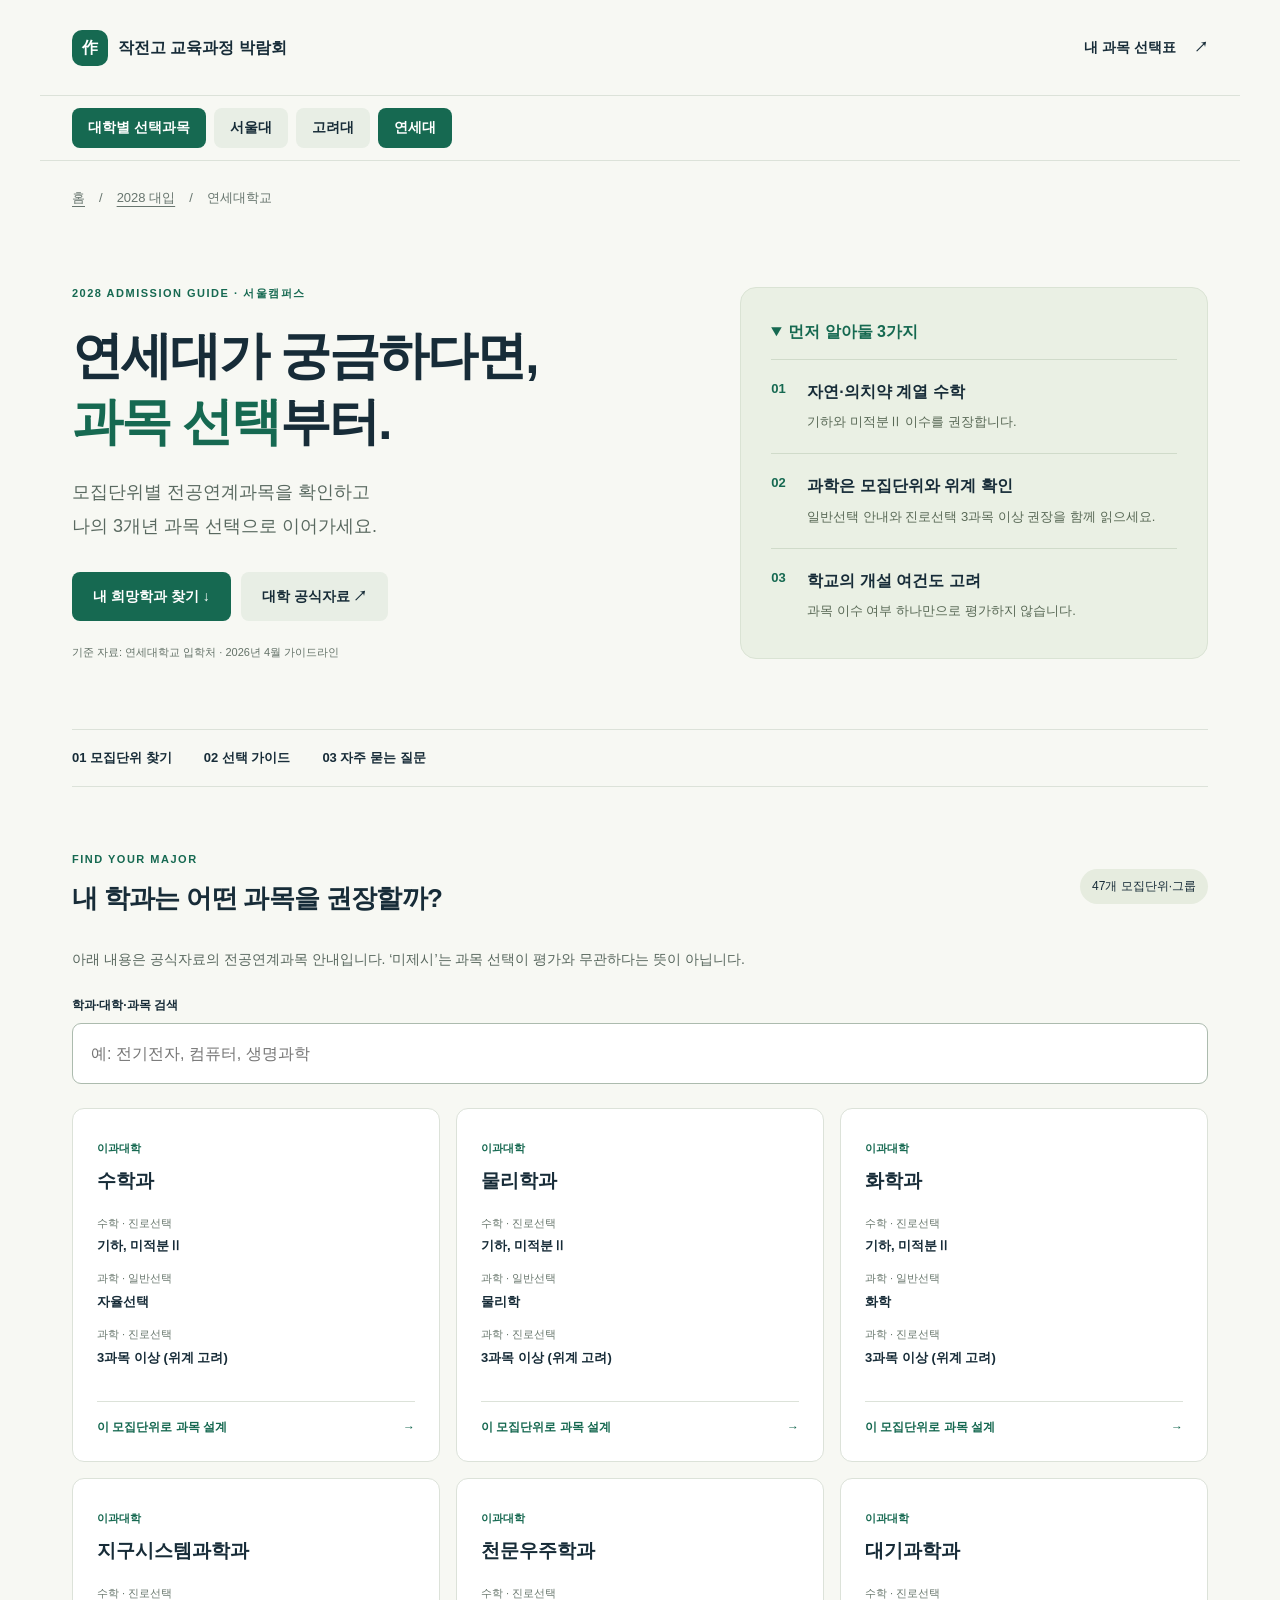
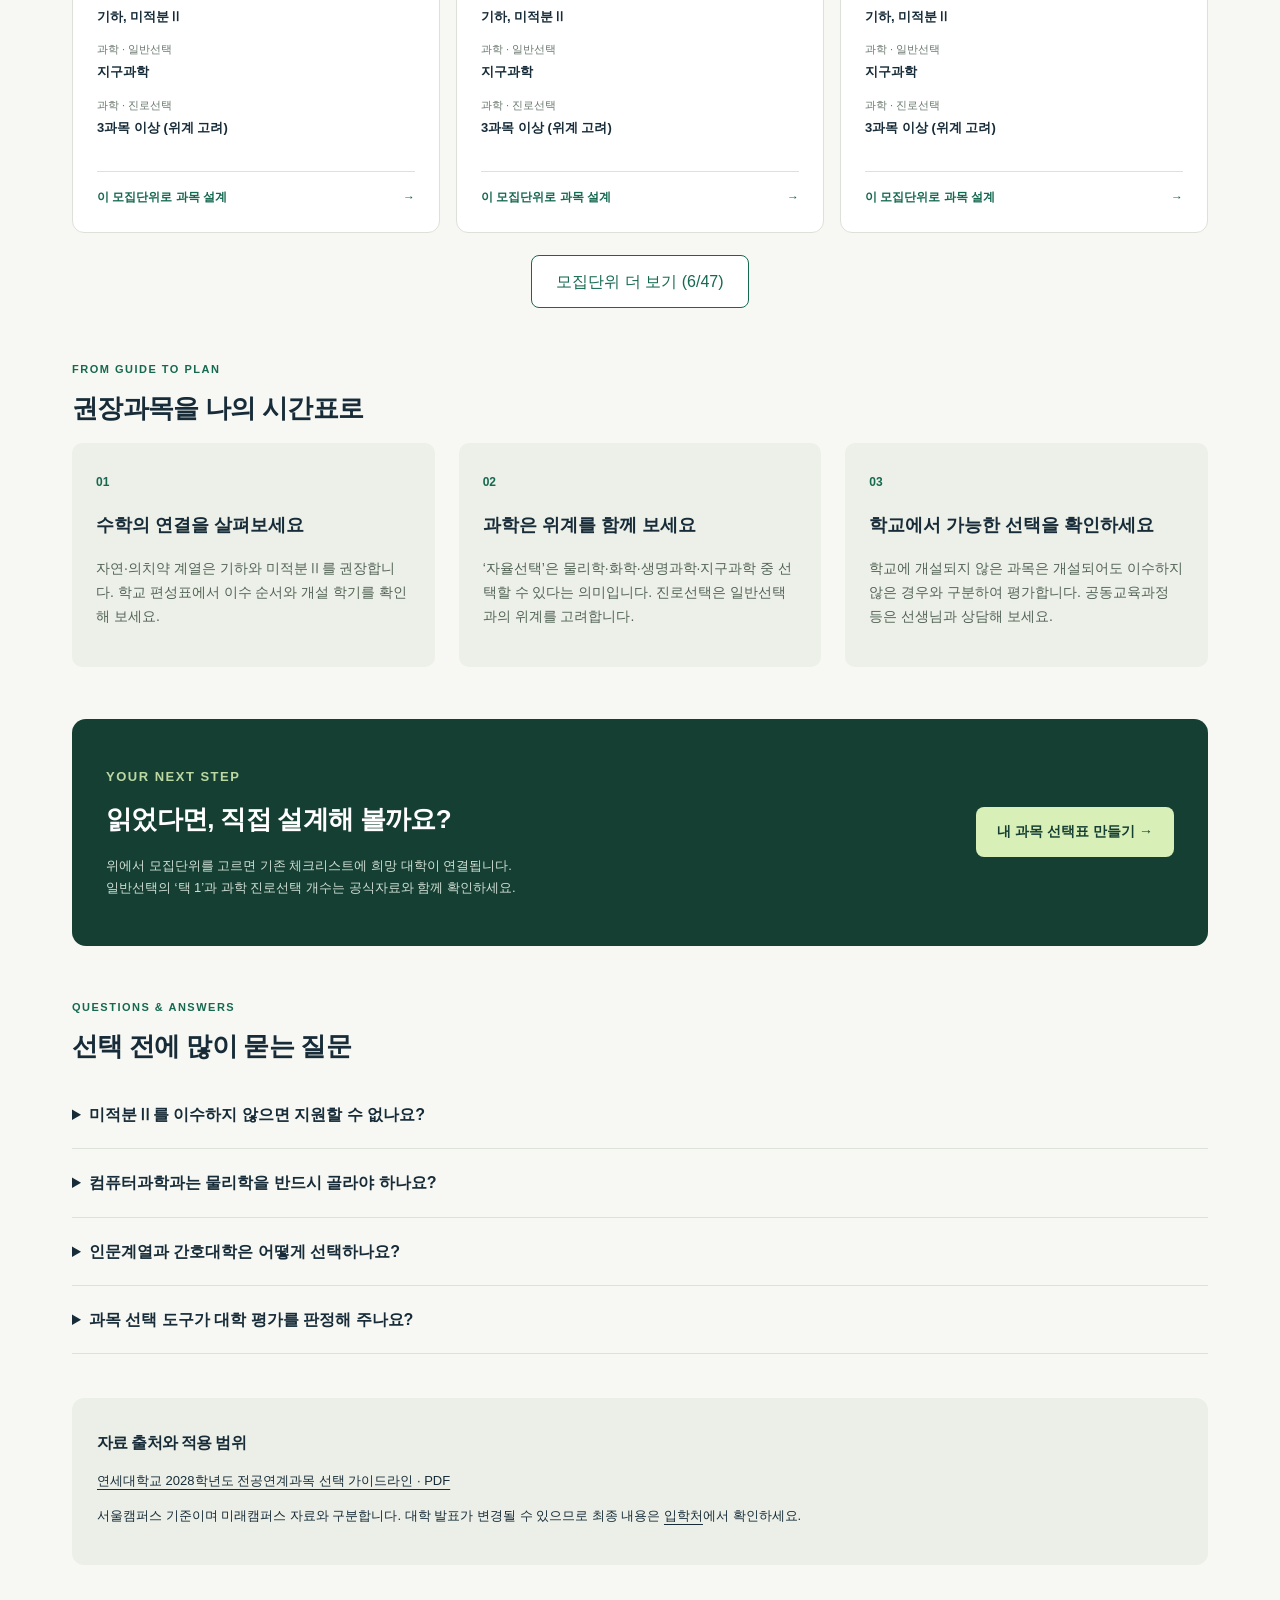
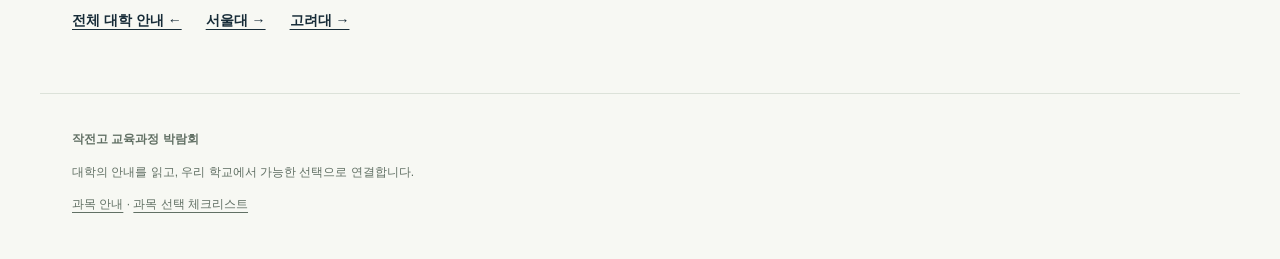
<file: admission/2028/yonsei/index.html>
<!doctype html><html lang="ko"><head><meta charset="utf-8"><meta name="viewport" content="width=device-width,initial-scale=1">
<title>2028 연세대 선택과목｜모집단위별 전공연계과목 안내</title><meta name="description" content="연세대 서울캠퍼스 2028 전공연계과목: 기하·미적분Ⅱ, 과학 선택을 확인하고 학교 과목 선택표로 연결하세요."><meta name="robots" content="index,follow"><link rel="canonical" href="https://wade-afk.github.io/2026-curriculum-fair/admission/2028/yonsei/">
<meta property="og:title" content="2028 연세대 선택과목｜모집단위별 전공연계과목 안내"><meta property="og:description" content="연세대 서울캠퍼스 2028 전공연계과목: 기하·미적분Ⅱ, 과학 선택을 확인하고 학교 과목 선택표로 연결하세요."><meta property="og:url" content="https://wade-afk.github.io/2026-curriculum-fair/admission/2028/yonsei/"><meta property="og:type" content="article"><meta property="og:image" content="https://wade-afk.github.io/2026-curriculum-fair/og-image.png">
<script type="application/ld+json">[{"@context": "https://schema.org", "@type": "BreadcrumbList", "itemListElement": [{"@type": "ListItem", "position": 1, "name": "홈", "item": "https://wade-afk.github.io/2026-curriculum-fair/"}, {"@type": "ListItem", "position": 2, "name": "2028 대입", "item": "https://wade-afk.github.io/2026-curriculum-fair/admission/2028/"}, {"@type": "ListItem", "position": 3, "name": "연세대학교", "item": "https://wade-afk.github.io/2026-curriculum-fair/admission/2028/yonsei/"}]}, {"@context": "https://schema.org", "@type": "Article", "headline": "2028 연세대 선택과목｜모집단위별 전공연계과목 안내", "description": "연세대 서울캠퍼스 2028 전공연계과목: 기하·미적분Ⅱ, 과학 선택을 확인하고 학교 과목 선택표로 연결하세요.", "mainEntityOfPage": "https://wade-afk.github.io/2026-curriculum-fair/admission/2028/yonsei/", "citation": "https://www2.yonsei.ac.kr/entrance/plan/2028_guide.pdf", "inLanguage": "ko-KR"}]</script><link rel="stylesheet" href="../admission.css"><script src="../admission.js" defer></script></head>
<body class="detail-page"><a class="skip" href="#main">본문 바로가기</a><header><a class="brand" href="../../../"><span class="logo">作</span> 작전고 교육과정 박람회</a><a class="header-link school-link" href="../../../#checklist">내 과목 선택표 <span>↗</span></a></header>
<nav class="university-nav" aria-label="대학별 선택과목"><a class="category-link" href="../">대학별 선택과목</a><a href="../snu/">서울대</a><a href="../korea/">고려대</a><a href="../yonsei/" aria-current="page">연세대</a></nav>
<main id="main"><nav class="crumb" aria-label="현재 위치"><a href="../../../">홈</a><span>/</span><a href="../">2028 대입</a><span>/</span>연세대학교</nav><section class="hero"><div><p class="eyebrow">2028 ADMISSION GUIDE · 서울캠퍼스</p><h1>연세대가 궁금하다면,<br><em>과목 선택</em>부터.</h1><p class="lead">모집단위별 전공연계과목을 확인하고<br>나의 3개년 과목 선택으로 이어가세요.</p><div class="actions"><a class="button" href="#departments">내 희망학과 찾기 ↓</a><a class="button light" href="https://www2.yonsei.ac.kr/entrance/plan/2028_guide.pdf">대학 공식자료 ↗</a></div><p class="meta">기준 자료: 연세대학교 입학처 · 2026년 4월 가이드라인</p></div><details class="summary mobile-fold" open><summary>먼저 알아둘 3가지</summary><ol><li><b>자연·의치약 계열 수학</b><span>기하와 미적분Ⅱ 이수를 권장합니다.</span></li><li><b>과학은 모집단위와 위계 확인</b><span>일반선택 안내와 진로선택 3과목 이상 권장을 함께 읽으세요.</span></li><li><b>학교의 개설 여건도 고려</b><span>과목 이수 여부 하나만으로 평가하지 않습니다.</span></li></ol></details></section>
<nav class="sections" aria-label="본문 목차"><a href="#departments">01 모집단위 찾기</a><a href="#guide">02 선택 가이드</a><a href="#faq">03 자주 묻는 질문</a></nav>
<section id="departments"><div class="section-top"><div><p class="eyebrow">FIND YOUR MAJOR</p><h2>내 학과는 어떤 과목을 권장할까?</h2></div><span class="count" id="result-count" aria-live="polite">47개 모집단위·그룹</span></div><p>아래 내용은 공식자료의 전공연계과목 안내입니다. ‘미제시’는 과목 선택이 평가와 무관하다는 뜻이 아닙니다.</p><label class="search-label" for="major-search">학과·대학·과목 검색</label><input id="major-search" type="search" placeholder="예: 전기전자, 컴퓨터, 생명과학" autocomplete="off"><div class="units"><article class="unit" data-unit><div class="unit-heading"><span class="eyebrow">이과대학</span><h3>수학과</h3></div><dl><div><dt>수학 · 진로선택</dt><dd>기하, 미적분Ⅱ</dd></div><div><dt>과학 · 일반선택</dt><dd>자율선택</dd></div><div><dt>과학 · 진로선택</dt><dd>3과목 이상 (위계 고려)</dd></div></dl><a class="unit-link school-link" href="../../../?university=%EC%97%B0%EC%84%B8%EB%8C%80&unit=0#checklist">이 모집단위로 과목 설계 <span>→</span></a></article><article class="unit" data-unit><div class="unit-heading"><span class="eyebrow">이과대학</span><h3>물리학과</h3></div><dl><div><dt>수학 · 진로선택</dt><dd>기하, 미적분Ⅱ</dd></div><div><dt>과학 · 일반선택</dt><dd>물리학</dd></div><div><dt>과학 · 진로선택</dt><dd>3과목 이상 (위계 고려)</dd></div></dl><a class="unit-link school-link" href="../../../?university=%EC%97%B0%EC%84%B8%EB%8C%80&unit=1#checklist">이 모집단위로 과목 설계 <span>→</span></a></article><article class="unit" data-unit><div class="unit-heading"><span class="eyebrow">이과대학</span><h3>화학과</h3></div><dl><div><dt>수학 · 진로선택</dt><dd>기하, 미적분Ⅱ</dd></div><div><dt>과학 · 일반선택</dt><dd>화학</dd></div><div><dt>과학 · 진로선택</dt><dd>3과목 이상 (위계 고려)</dd></div></dl><a class="unit-link school-link" href="../../../?university=%EC%97%B0%EC%84%B8%EB%8C%80&unit=2#checklist">이 모집단위로 과목 설계 <span>→</span></a></article><article class="unit" data-unit><div class="unit-heading"><span class="eyebrow">이과대학</span><h3>지구시스템과학과</h3></div><dl><div><dt>수학 · 진로선택</dt><dd>기하, 미적분Ⅱ</dd></div><div><dt>과학 · 일반선택</dt><dd>지구과학</dd></div><div><dt>과학 · 진로선택</dt><dd>3과목 이상 (위계 고려)</dd></div></dl><a class="unit-link school-link" href="../../../?university=%EC%97%B0%EC%84%B8%EB%8C%80&unit=3#checklist">이 모집단위로 과목 설계 <span>→</span></a></article><article class="unit" data-unit><div class="unit-heading"><span class="eyebrow">이과대학</span><h3>천문우주학과</h3></div><dl><div><dt>수학 · 진로선택</dt><dd>기하, 미적분Ⅱ</dd></div><div><dt>과학 · 일반선택</dt><dd>지구과학</dd></div><div><dt>과학 · 진로선택</dt><dd>3과목 이상 (위계 고려)</dd></div></dl><a class="unit-link school-link" href="../../../?university=%EC%97%B0%EC%84%B8%EB%8C%80&unit=4#checklist">이 모집단위로 과목 설계 <span>→</span></a></article><article class="unit" data-unit><div class="unit-heading"><span class="eyebrow">이과대학</span><h3>대기과학과</h3></div><dl><div><dt>수학 · 진로선택</dt><dd>기하, 미적분Ⅱ</dd></div><div><dt>과학 · 일반선택</dt><dd>지구과학</dd></div><div><dt>과학 · 진로선택</dt><dd>3과목 이상 (위계 고려)</dd></div></dl><a class="unit-link school-link" href="../../../?university=%EC%97%B0%EC%84%B8%EB%8C%80&unit=5#checklist">이 모집단위로 과목 설계 <span>→</span></a></article><article class="unit" data-unit><div class="unit-heading"><span class="eyebrow">공과대학</span><h3>화공생명공학부</h3></div><dl><div><dt>수학 · 진로선택</dt><dd>기하, 미적분Ⅱ</dd></div><div><dt>과학 · 일반선택</dt><dd>화학</dd></div><div><dt>과학 · 진로선택</dt><dd>3과목 이상 (위계 고려)</dd></div></dl><a class="unit-link school-link" href="../../../?university=%EC%97%B0%EC%84%B8%EB%8C%80&unit=6#checklist">이 모집단위로 과목 설계 <span>→</span></a></article><article class="unit" data-unit><div class="unit-heading"><span class="eyebrow">공과대학</span><h3>전기전자공학부</h3></div><dl><div><dt>수학 · 진로선택</dt><dd>기하, 미적분Ⅱ</dd></div><div><dt>과학 · 일반선택</dt><dd>물리학</dd></div><div><dt>과학 · 진로선택</dt><dd>3과목 이상 (위계 고려)</dd></div></dl><a class="unit-link school-link" href="../../../?university=%EC%97%B0%EC%84%B8%EB%8C%80&unit=7#checklist">이 모집단위로 과목 설계 <span>→</span></a></article><article class="unit" data-unit><div class="unit-heading"><span class="eyebrow">공과대학</span><h3>건축공학과</h3></div><dl><div><dt>수학 · 진로선택</dt><dd>기하, 미적분Ⅱ</dd></div><div><dt>과학 · 일반선택</dt><dd>자율선택</dd></div><div><dt>과학 · 진로선택</dt><dd>3과목 이상 (위계 고려)</dd></div></dl><a class="unit-link school-link" href="../../../?university=%EC%97%B0%EC%84%B8%EB%8C%80&unit=8#checklist">이 모집단위로 과목 설계 <span>→</span></a></article><article class="unit" data-unit><div class="unit-heading"><span class="eyebrow">공과대학</span><h3>도시공학과</h3></div><dl><div><dt>수학 · 진로선택</dt><dd>기하, 미적분Ⅱ</dd></div><div><dt>과학 · 일반선택</dt><dd>자율선택</dd></div><div><dt>과학 · 진로선택</dt><dd>3과목 이상 (위계 고려)</dd></div></dl><a class="unit-link school-link" href="../../../?university=%EC%97%B0%EC%84%B8%EB%8C%80&unit=9#checklist">이 모집단위로 과목 설계 <span>→</span></a></article><article class="unit" data-unit><div class="unit-heading"><span class="eyebrow">공과대학</span><h3>사회환경시스템공학부</h3></div><dl><div><dt>수학 · 진로선택</dt><dd>기하, 미적분Ⅱ</dd></div><div><dt>과학 · 일반선택</dt><dd>자율선택</dd></div><div><dt>과학 · 진로선택</dt><dd>3과목 이상 (위계 고려)</dd></div></dl><a class="unit-link school-link" href="../../../?university=%EC%97%B0%EC%84%B8%EB%8C%80&unit=10#checklist">이 모집단위로 과목 설계 <span>→</span></a></article><article class="unit" data-unit><div class="unit-heading"><span class="eyebrow">공과대학</span><h3>기계공학부</h3></div><dl><div><dt>수학 · 진로선택</dt><dd>기하, 미적분Ⅱ</dd></div><div><dt>과학 · 일반선택</dt><dd>물리학</dd></div><div><dt>과학 · 진로선택</dt><dd>3과목 이상 (위계 고려)</dd></div></dl><a class="unit-link school-link" href="../../../?university=%EC%97%B0%EC%84%B8%EB%8C%80&unit=11#checklist">이 모집단위로 과목 설계 <span>→</span></a></article><article class="unit" data-unit><div class="unit-heading"><span class="eyebrow">공과대학</span><h3>신소재공학부</h3></div><dl><div><dt>수학 · 진로선택</dt><dd>기하, 미적분Ⅱ</dd></div><div><dt>과학 · 일반선택</dt><dd>화학</dd></div><div><dt>과학 · 진로선택</dt><dd>3과목 이상 (위계 고려)</dd></div></dl><a class="unit-link school-link" href="../../../?university=%EC%97%B0%EC%84%B8%EB%8C%80&unit=12#checklist">이 모집단위로 과목 설계 <span>→</span></a></article><article class="unit" data-unit><div class="unit-heading"><span class="eyebrow">공과대학</span><h3>산업공학과</h3></div><dl><div><dt>수학 · 진로선택</dt><dd>기하, 미적분Ⅱ</dd></div><div><dt>과학 · 일반선택</dt><dd>자율선택</dd></div><div><dt>과학 · 진로선택</dt><dd>3과목 이상 (위계 고려)</dd></div></dl><a class="unit-link school-link" href="../../../?university=%EC%97%B0%EC%84%B8%EB%8C%80&unit=13#checklist">이 모집단위로 과목 설계 <span>→</span></a></article><article class="unit" data-unit><div class="unit-heading"><span class="eyebrow">공과대학</span><h3>시스템반도체공학과</h3></div><dl><div><dt>수학 · 진로선택</dt><dd>기하, 미적분Ⅱ</dd></div><div><dt>과학 · 일반선택</dt><dd>물리학</dd></div><div><dt>과학 · 진로선택</dt><dd>3과목 이상 (위계 고려)</dd></div></dl><a class="unit-link school-link" href="../../../?university=%EC%97%B0%EC%84%B8%EB%8C%80&unit=14#checklist">이 모집단위로 과목 설계 <span>→</span></a></article><article class="unit" data-unit><div class="unit-heading"><span class="eyebrow">공과대학</span><h3>디스플레이융합공학과</h3></div><dl><div><dt>수학 · 진로선택</dt><dd>기하, 미적분Ⅱ</dd></div><div><dt>과학 · 일반선택</dt><dd>물리학</dd></div><div><dt>과학 · 진로선택</dt><dd>3과목 이상 (위계 고려)</dd></div></dl><a class="unit-link school-link" href="../../../?university=%EC%97%B0%EC%84%B8%EB%8C%80&unit=15#checklist">이 모집단위로 과목 설계 <span>→</span></a></article><article class="unit" data-unit><div class="unit-heading"><span class="eyebrow">생명시스템대학</span><h3>생명과학부</h3></div><dl><div><dt>수학 · 진로선택</dt><dd>기하, 미적분Ⅱ</dd></div><div><dt>과학 · 일반선택</dt><dd>생명과학</dd></div><div><dt>과학 · 진로선택</dt><dd>3과목 이상 (위계 고려)</dd></div></dl><a class="unit-link school-link" href="../../../?university=%EC%97%B0%EC%84%B8%EB%8C%80&unit=16#checklist">이 모집단위로 과목 설계 <span>→</span></a></article><article class="unit" data-unit><div class="unit-heading"><span class="eyebrow">생명시스템대학</span><h3>시스템생물학과</h3></div><dl><div><dt>수학 · 진로선택</dt><dd>기하, 미적분Ⅱ</dd></div><div><dt>과학 · 일반선택</dt><dd>생명과학</dd></div><div><dt>과학 · 진로선택</dt><dd>3과목 이상 (위계 고려)</dd></div></dl><a class="unit-link school-link" href="../../../?university=%EC%97%B0%EC%84%B8%EB%8C%80&unit=17#checklist">이 모집단위로 과목 설계 <span>→</span></a></article><article class="unit" data-unit><div class="unit-heading"><span class="eyebrow">생명시스템대학</span><h3>생화학과</h3></div><dl><div><dt>수학 · 진로선택</dt><dd>기하, 미적분Ⅱ</dd></div><div><dt>과학 · 일반선택</dt><dd>생명과학</dd></div><div><dt>과학 · 진로선택</dt><dd>3과목 이상 (위계 고려)</dd></div></dl><a class="unit-link school-link" href="../../../?university=%EC%97%B0%EC%84%B8%EB%8C%80&unit=18#checklist">이 모집단위로 과목 설계 <span>→</span></a></article><article class="unit" data-unit><div class="unit-heading"><span class="eyebrow">생명시스템대학</span><h3>생명공학과</h3></div><dl><div><dt>수학 · 진로선택</dt><dd>기하, 미적분Ⅱ</dd></div><div><dt>과학 · 일반선택</dt><dd>생명과학</dd></div><div><dt>과학 · 진로선택</dt><dd>3과목 이상 (위계 고려)</dd></div></dl><a class="unit-link school-link" href="../../../?university=%EC%97%B0%EC%84%B8%EB%8C%80&unit=19#checklist">이 모집단위로 과목 설계 <span>→</span></a></article><article class="unit" data-unit><div class="unit-heading"><span class="eyebrow">인공지능융합대학</span><h3>컴퓨터과학과</h3></div><dl><div><dt>수학 · 진로선택</dt><dd>기하, 미적분Ⅱ</dd></div><div><dt>과학 · 일반선택</dt><dd>자율선택</dd></div><div><dt>과학 · 진로선택</dt><dd>3과목 이상 (위계 고려)</dd></div></dl><a class="unit-link school-link" href="../../../?university=%EC%97%B0%EC%84%B8%EB%8C%80&unit=20#checklist">이 모집단위로 과목 설계 <span>→</span></a></article><article class="unit" data-unit><div class="unit-heading"><span class="eyebrow">인공지능융합대학</span><h3>인공지능학과</h3></div><dl><div><dt>수학 · 진로선택</dt><dd>기하, 미적분Ⅱ</dd></div><div><dt>과학 · 일반선택</dt><dd>자율선택</dd></div><div><dt>과학 · 진로선택</dt><dd>3과목 이상 (위계 고려)</dd></div></dl><a class="unit-link school-link" href="../../../?university=%EC%97%B0%EC%84%B8%EB%8C%80&unit=21#checklist">이 모집단위로 과목 설계 <span>→</span></a></article><article class="unit" data-unit><div class="unit-heading"><span class="eyebrow">인공지능융합대학</span><h3>인공지능시스템학과</h3></div><dl><div><dt>수학 · 진로선택</dt><dd>기하, 미적분Ⅱ</dd></div><div><dt>과학 · 일반선택</dt><dd>자율선택</dd></div><div><dt>과학 · 진로선택</dt><dd>3과목 이상 (위계 고려)</dd></div></dl><a class="unit-link school-link" href="../../../?university=%EC%97%B0%EC%84%B8%EB%8C%80&unit=22#checklist">이 모집단위로 과목 설계 <span>→</span></a></article><article class="unit" data-unit><div class="unit-heading"><span class="eyebrow">인공지능융합대학</span><h3>IT융합공학전공</h3></div><dl><div><dt>수학 · 진로선택</dt><dd>기하, 미적분Ⅱ</dd></div><div><dt>과학 · 일반선택</dt><dd>자율선택</dd></div><div><dt>과학 · 진로선택</dt><dd>3과목 이상 (위계 고려)</dd></div></dl><a class="unit-link school-link" href="../../../?university=%EC%97%B0%EC%84%B8%EB%8C%80&unit=23#checklist">이 모집단위로 과목 설계 <span>→</span></a></article><article class="unit" data-unit><div class="unit-heading"><span class="eyebrow">인공지능융합대학</span><h3>지능형반도체전공</h3></div><dl><div><dt>수학 · 진로선택</dt><dd>기하, 미적분Ⅱ</dd></div><div><dt>과학 · 일반선택</dt><dd>자율선택</dd></div><div><dt>과학 · 진로선택</dt><dd>3과목 이상 (위계 고려)</dd></div></dl><a class="unit-link school-link" href="../../../?university=%EC%97%B0%EC%84%B8%EB%8C%80&unit=24#checklist">이 모집단위로 과목 설계 <span>→</span></a></article><article class="unit" data-unit><div class="unit-heading"><span class="eyebrow">인공지능융합대학</span><h3>모빌리티시스템전공</h3></div><dl><div><dt>수학 · 진로선택</dt><dd>기하, 미적분Ⅱ</dd></div><div><dt>과학 · 일반선택</dt><dd>자율선택</dd></div><div><dt>과학 · 진로선택</dt><dd>3과목 이상 (위계 고려)</dd></div></dl><a class="unit-link school-link" href="../../../?university=%EC%97%B0%EC%84%B8%EB%8C%80&unit=25#checklist">이 모집단위로 과목 설계 <span>→</span></a></article><article class="unit" data-unit><div class="unit-heading"><span class="eyebrow">언더우드국제대학</span><h3>언더우드학부(생명과학공학)</h3></div><dl><div><dt>수학 · 진로선택</dt><dd>기하, 미적분Ⅱ</dd></div><div><dt>과학 · 일반선택</dt><dd>자율선택</dd></div><div><dt>과학 · 진로선택</dt><dd>3과목 이상 (위계 고려)</dd></div></dl><a class="unit-link school-link" href="../../../?university=%EC%97%B0%EC%84%B8%EB%8C%80&unit=26#checklist">이 모집단위로 과목 설계 <span>→</span></a></article><article class="unit" data-unit><div class="unit-heading"><span class="eyebrow">언더우드국제대학</span><h3>융합과학공학부(ISE)</h3></div><dl><div><dt>수학 · 진로선택</dt><dd>기하, 미적분Ⅱ</dd></div><div><dt>과학 · 일반선택</dt><dd>자율선택</dd></div><div><dt>과학 · 진로선택</dt><dd>3과목 이상 (위계 고려)</dd></div></dl><a class="unit-link school-link" href="../../../?university=%EC%97%B0%EC%84%B8%EB%8C%80&unit=27#checklist">이 모집단위로 과목 설계 <span>→</span></a></article><article class="unit" data-unit><div class="unit-heading"><span class="eyebrow">진리자유학부</span><h3>진리자유학부(자연)</h3></div><dl><div><dt>수학 · 진로선택</dt><dd>기하, 미적분Ⅱ</dd></div><div><dt>과학 · 일반선택</dt><dd>자율선택</dd></div><div><dt>과학 · 진로선택</dt><dd>3과목 이상 (위계 고려)</dd></div></dl><a class="unit-link school-link" href="../../../?university=%EC%97%B0%EC%84%B8%EB%8C%80&unit=28#checklist">이 모집단위로 과목 설계 <span>→</span></a></article><article class="unit" data-unit><div class="unit-heading"><span class="eyebrow">의과대학</span><h3>의예과</h3></div><dl><div><dt>수학 · 진로선택</dt><dd>기하, 미적분Ⅱ</dd></div><div><dt>과학 · 일반선택</dt><dd>생명과학</dd></div><div><dt>과학 · 진로선택</dt><dd>3과목 이상 (위계 고려)</dd></div></dl><a class="unit-link school-link" href="../../../?university=%EC%97%B0%EC%84%B8%EB%8C%80&unit=29#checklist">이 모집단위로 과목 설계 <span>→</span></a></article><article class="unit" data-unit><div class="unit-heading"><span class="eyebrow">치과대학</span><h3>치의예과</h3></div><dl><div><dt>수학 · 진로선택</dt><dd>기하, 미적분Ⅱ</dd></div><div><dt>과학 · 일반선택</dt><dd>물리학, 화학, 생명과학 중 택 1</dd></div><div><dt>과학 · 진로선택</dt><dd>3과목 이상 (위계 고려)</dd></div></dl><a class="unit-link school-link" href="../../../?university=%EC%97%B0%EC%84%B8%EB%8C%80&unit=30#checklist">이 모집단위로 과목 설계 <span>→</span></a></article><article class="unit" data-unit><div class="unit-heading"><span class="eyebrow">약학대학</span><h3>약학과</h3></div><dl><div><dt>수학 · 진로선택</dt><dd>기하, 미적분Ⅱ</dd></div><div><dt>과학 · 일반선택</dt><dd>생명과학 또는 화학</dd></div><div><dt>과학 · 진로선택</dt><dd>3과목 이상 (위계 고려)</dd></div></dl><a class="unit-link school-link" href="../../../?university=%EC%97%B0%EC%84%B8%EB%8C%80&unit=31#checklist">이 모집단위로 과목 설계 <span>→</span></a></article><article class="unit" data-unit><div class="unit-heading"><span class="eyebrow">약학대학</span><h3>첨단약과학과</h3></div><dl><div><dt>수학 · 진로선택</dt><dd>기하, 미적분Ⅱ</dd></div><div><dt>과학 · 일반선택</dt><dd>생명과학 또는 화학</dd></div><div><dt>과학 · 진로선택</dt><dd>3과목 이상 (위계 고려)</dd></div></dl><a class="unit-link school-link" href="../../../?university=%EC%97%B0%EC%84%B8%EB%8C%80&unit=32#checklist">이 모집단위로 과목 설계 <span>→</span></a></article><article class="unit" data-unit><div class="unit-heading"><span class="eyebrow">문과대학</span><h3>전 모집단위</h3></div><dl><div><dt>수학 · 진로선택</dt><dd>미제시</dd></div><div><dt>과학 · 일반선택</dt><dd>미제시</dd></div><div><dt>과학 · 진로선택</dt><dd>진로·적성에 따라 선택 및 이수 권장</dd></div></dl><a class="unit-link school-link" href="../../../?university=%EC%97%B0%EC%84%B8%EB%8C%80&unit=33#checklist">이 모집단위로 과목 설계 <span>→</span></a></article><article class="unit" data-unit><div class="unit-heading"><span class="eyebrow">상경대학</span><h3>전 모집단위</h3></div><dl><div><dt>수학 · 진로선택</dt><dd>미제시</dd></div><div><dt>과학 · 일반선택</dt><dd>미제시</dd></div><div><dt>과학 · 진로선택</dt><dd>진로·적성에 따라 선택 및 이수 권장</dd></div></dl><a class="unit-link school-link" href="../../../?university=%EC%97%B0%EC%84%B8%EB%8C%80&unit=34#checklist">이 모집단위로 과목 설계 <span>→</span></a></article><article class="unit" data-unit><div class="unit-heading"><span class="eyebrow">경영대학</span><h3>전 모집단위</h3></div><dl><div><dt>수학 · 진로선택</dt><dd>미제시</dd></div><div><dt>과학 · 일반선택</dt><dd>미제시</dd></div><div><dt>과학 · 진로선택</dt><dd>진로·적성에 따라 선택 및 이수 권장</dd></div></dl><a class="unit-link school-link" href="../../../?university=%EC%97%B0%EC%84%B8%EB%8C%80&unit=35#checklist">이 모집단위로 과목 설계 <span>→</span></a></article><article class="unit" data-unit><div class="unit-heading"><span class="eyebrow">신과대학</span><h3>전 모집단위</h3></div><dl><div><dt>수학 · 진로선택</dt><dd>미제시</dd></div><div><dt>과학 · 일반선택</dt><dd>미제시</dd></div><div><dt>과학 · 진로선택</dt><dd>진로·적성에 따라 선택 및 이수 권장</dd></div></dl><a class="unit-link school-link" href="../../../?university=%EC%97%B0%EC%84%B8%EB%8C%80&unit=36#checklist">이 모집단위로 과목 설계 <span>→</span></a></article><article class="unit" data-unit><div class="unit-heading"><span class="eyebrow">사회과학대학</span><h3>전 모집단위</h3></div><dl><div><dt>수학 · 진로선택</dt><dd>미제시</dd></div><div><dt>과학 · 일반선택</dt><dd>미제시</dd></div><div><dt>과학 · 진로선택</dt><dd>진로·적성에 따라 선택 및 이수 권장</dd></div></dl><a class="unit-link school-link" href="../../../?university=%EC%97%B0%EC%84%B8%EB%8C%80&unit=37#checklist">이 모집단위로 과목 설계 <span>→</span></a></article><article class="unit" data-unit><div class="unit-heading"><span class="eyebrow">음악대학</span><h3>전 모집단위</h3></div><dl><div><dt>수학 · 진로선택</dt><dd>미제시</dd></div><div><dt>과학 · 일반선택</dt><dd>미제시</dd></div><div><dt>과학 · 진로선택</dt><dd>진로·적성에 따라 선택 및 이수 권장</dd></div></dl><a class="unit-link school-link" href="../../../?university=%EC%97%B0%EC%84%B8%EB%8C%80&unit=38#checklist">이 모집단위로 과목 설계 <span>→</span></a></article><article class="unit" data-unit><div class="unit-heading"><span class="eyebrow">생활과학대학</span><h3>전 모집단위</h3></div><dl><div><dt>수학 · 진로선택</dt><dd>미제시</dd></div><div><dt>과학 · 일반선택</dt><dd>미제시</dd></div><div><dt>과학 · 진로선택</dt><dd>진로·적성에 따라 선택 및 이수 권장</dd></div></dl><a class="unit-link school-link" href="../../../?university=%EC%97%B0%EC%84%B8%EB%8C%80&unit=39#checklist">이 모집단위로 과목 설계 <span>→</span></a></article><article class="unit" data-unit><div class="unit-heading"><span class="eyebrow">교육과학대학</span><h3>전 모집단위</h3></div><dl><div><dt>수학 · 진로선택</dt><dd>미제시</dd></div><div><dt>과학 · 일반선택</dt><dd>미제시</dd></div><div><dt>과학 · 진로선택</dt><dd>진로·적성에 따라 선택 및 이수 권장</dd></div></dl><a class="unit-link school-link" href="../../../?university=%EC%97%B0%EC%84%B8%EB%8C%80&unit=40#checklist">이 모집단위로 과목 설계 <span>→</span></a></article><article class="unit" data-unit><div class="unit-heading"><span class="eyebrow">글로벌인재대학</span><h3>전 모집단위</h3></div><dl><div><dt>수학 · 진로선택</dt><dd>미제시</dd></div><div><dt>과학 · 일반선택</dt><dd>미제시</dd></div><div><dt>과학 · 진로선택</dt><dd>진로·적성에 따라 선택 및 이수 권장</dd></div></dl><a class="unit-link school-link" href="../../../?university=%EC%97%B0%EC%84%B8%EB%8C%80&unit=41#checklist">이 모집단위로 과목 설계 <span>→</span></a></article><article class="unit" data-unit><div class="unit-heading"><span class="eyebrow">간호대학</span><h3>전 모집단위</h3></div><dl><div><dt>수학 · 진로선택</dt><dd>미제시</dd></div><div><dt>과학 · 일반선택</dt><dd>미제시</dd></div><div><dt>과학 · 진로선택</dt><dd>진로·적성에 따라 선택 및 이수 권장</dd></div></dl><a class="unit-link school-link" href="../../../?university=%EC%97%B0%EC%84%B8%EB%8C%80&unit=42#checklist">이 모집단위로 과목 설계 <span>→</span></a></article><article class="unit" data-unit><div class="unit-heading"><span class="eyebrow">언더우드국제대학</span><h3>언더우드학부(인문·사회)</h3></div><dl><div><dt>수학 · 진로선택</dt><dd>미제시</dd></div><div><dt>과학 · 일반선택</dt><dd>미제시</dd></div><div><dt>과학 · 진로선택</dt><dd>진로·적성에 따라 선택 및 이수 권장</dd></div></dl><a class="unit-link school-link" href="../../../?university=%EC%97%B0%EC%84%B8%EB%8C%80&unit=43#checklist">이 모집단위로 과목 설계 <span>→</span></a></article><article class="unit" data-unit><div class="unit-heading"><span class="eyebrow">언더우드국제대학</span><h3>아시아학전공</h3></div><dl><div><dt>수학 · 진로선택</dt><dd>미제시</dd></div><div><dt>과학 · 일반선택</dt><dd>미제시</dd></div><div><dt>과학 · 진로선택</dt><dd>진로·적성에 따라 선택 및 이수 권장</dd></div></dl><a class="unit-link school-link" href="../../../?university=%EC%97%B0%EC%84%B8%EB%8C%80&unit=44#checklist">이 모집단위로 과목 설계 <span>→</span></a></article><article class="unit" data-unit><div class="unit-heading"><span class="eyebrow">언더우드국제대학</span><h3>융합인문사회과학부(HASS)</h3></div><dl><div><dt>수학 · 진로선택</dt><dd>미제시</dd></div><div><dt>과학 · 일반선택</dt><dd>미제시</dd></div><div><dt>과학 · 진로선택</dt><dd>진로·적성에 따라 선택 및 이수 권장</dd></div></dl><a class="unit-link school-link" href="../../../?university=%EC%97%B0%EC%84%B8%EB%8C%80&unit=45#checklist">이 모집단위로 과목 설계 <span>→</span></a></article><article class="unit" data-unit><div class="unit-heading"><span class="eyebrow">진리자유학부</span><h3>진리자유학부(인문)</h3></div><dl><div><dt>수학 · 진로선택</dt><dd>미제시</dd></div><div><dt>과학 · 일반선택</dt><dd>미제시</dd></div><div><dt>과학 · 진로선택</dt><dd>진로·적성에 따라 선택 및 이수 권장</dd></div></dl><a class="unit-link school-link" href="../../../?university=%EC%97%B0%EC%84%B8%EB%8C%80&unit=46#checklist">이 모집단위로 과목 설계 <span>→</span></a></article></div><p id="empty" hidden>일치하는 모집단위가 없습니다. 학과명 일부나 과목명으로 다시 검색해 보세요.</p></section>
<section id="guide"><p class="eyebrow">FROM GUIDE TO PLAN</p><h2>권장과목을 나의 시간표로</h2><div class="guides"><article><span class="step">01</span><h3>수학의 연결을 살펴보세요</h3><p>자연·의치약 계열은 기하와 미적분Ⅱ를 권장합니다. 학교 편성표에서 이수 순서와 개설 학기를 확인해 보세요.</p></article><article><span class="step">02</span><h3>과학은 위계를 함께 보세요</h3><p>‘자율선택’은 물리학·화학·생명과학·지구과학 중 선택할 수 있다는 의미입니다. 진로선택은 일반선택과의 위계를 고려합니다.</p></article><article><span class="step">03</span><h3>학교에서 가능한 선택을 확인하세요</h3><p>학교에 개설되지 않은 과목은 개설되어도 이수하지 않은 경우와 구분하여 평가합니다. 공동교육과정 등은 선생님과 상담해 보세요.</p></article></div></section>
<section class="cta"><div><p class="eyebrow">YOUR NEXT STEP</p><h2>읽었다면, 직접 설계해 볼까요?</h2><p>위에서 모집단위를 고르면 기존 체크리스트에 희망 대학이 연결됩니다.<br>일반선택의 ‘택 1’과 과학 진로선택 개수는 공식자료와 함께 확인하세요.</p></div><a class="button school-link" href="../../../#checklist">내 과목 선택표 만들기 →</a></section>
<section id="faq"><p class="eyebrow">QUESTIONS & ANSWERS</p><h2>선택 전에 많이 묻는 질문</h2><details><summary>미적분Ⅱ를 이수하지 않으면 지원할 수 없나요?</summary><p>이 자료는 전공연계과목 선택 가이드라인입니다. 권장과목을 곧바로 지원 자격으로 해석하지 마세요. 지원 자격은 해당 연도 전형별 모집요강에서 별도로 확인해야 합니다.</p></details><details><summary>컴퓨터과학과는 물리학을 반드시 골라야 하나요?</summary><p>공식 표의 컴퓨터과학과 과학 일반선택은 ‘자율선택’입니다. 수학 진로선택과 과학 진로선택 안내도 함께 확인하세요.</p></details><details><summary>인문계열과 간호대학은 어떻게 선택하나요?</summary><p>공식 표는 해당 그룹에 전공연계과목을 별도로 제시하지 않습니다. 진로와 적성에 맞는 선택과 이수를 권장합니다.</p></details><details><summary>과목 선택 도구가 대학 평가를 판정해 주나요?</summary><p>도구는 과목 설계를 돕는 참고 기능입니다. 과목 이름 매칭만으로 대학의 종합평가, 지원 가능 여부, 합격 가능성을 판단할 수 없습니다.</p></details></section>
<aside class="source"><h2>자료 출처와 적용 범위</h2><p><a href="https://www2.yonsei.ac.kr/entrance/plan/2028_guide.pdf">연세대학교 2028학년도 전공연계과목 선택 가이드라인 · PDF</a></p><p>서울캠퍼스 기준이며 미래캠퍼스 자료와 구분합니다. 대학 발표가 변경될 수 있으므로 최종 내용은 <a href="https://admission.yonsei.ac.kr/seoul/">입학처</a>에서 확인하세요.</p></aside><nav class="related" aria-label="다른 대학 안내"><a href="../">전체 대학 안내 ←</a><a href="../snu/">서울대 →</a><a href="../korea/">고려대 →</a></nav></main>
<footer><strong>작전고 교육과정 박람회</strong><p>대학의 안내를 읽고, 우리 학교에서 가능한 선택으로 연결합니다.</p><a href="../../../#guide">과목 안내</a> · <a class="school-link" href="../../../#checklist">과목 선택 체크리스트</a></footer></body></html>
</file>
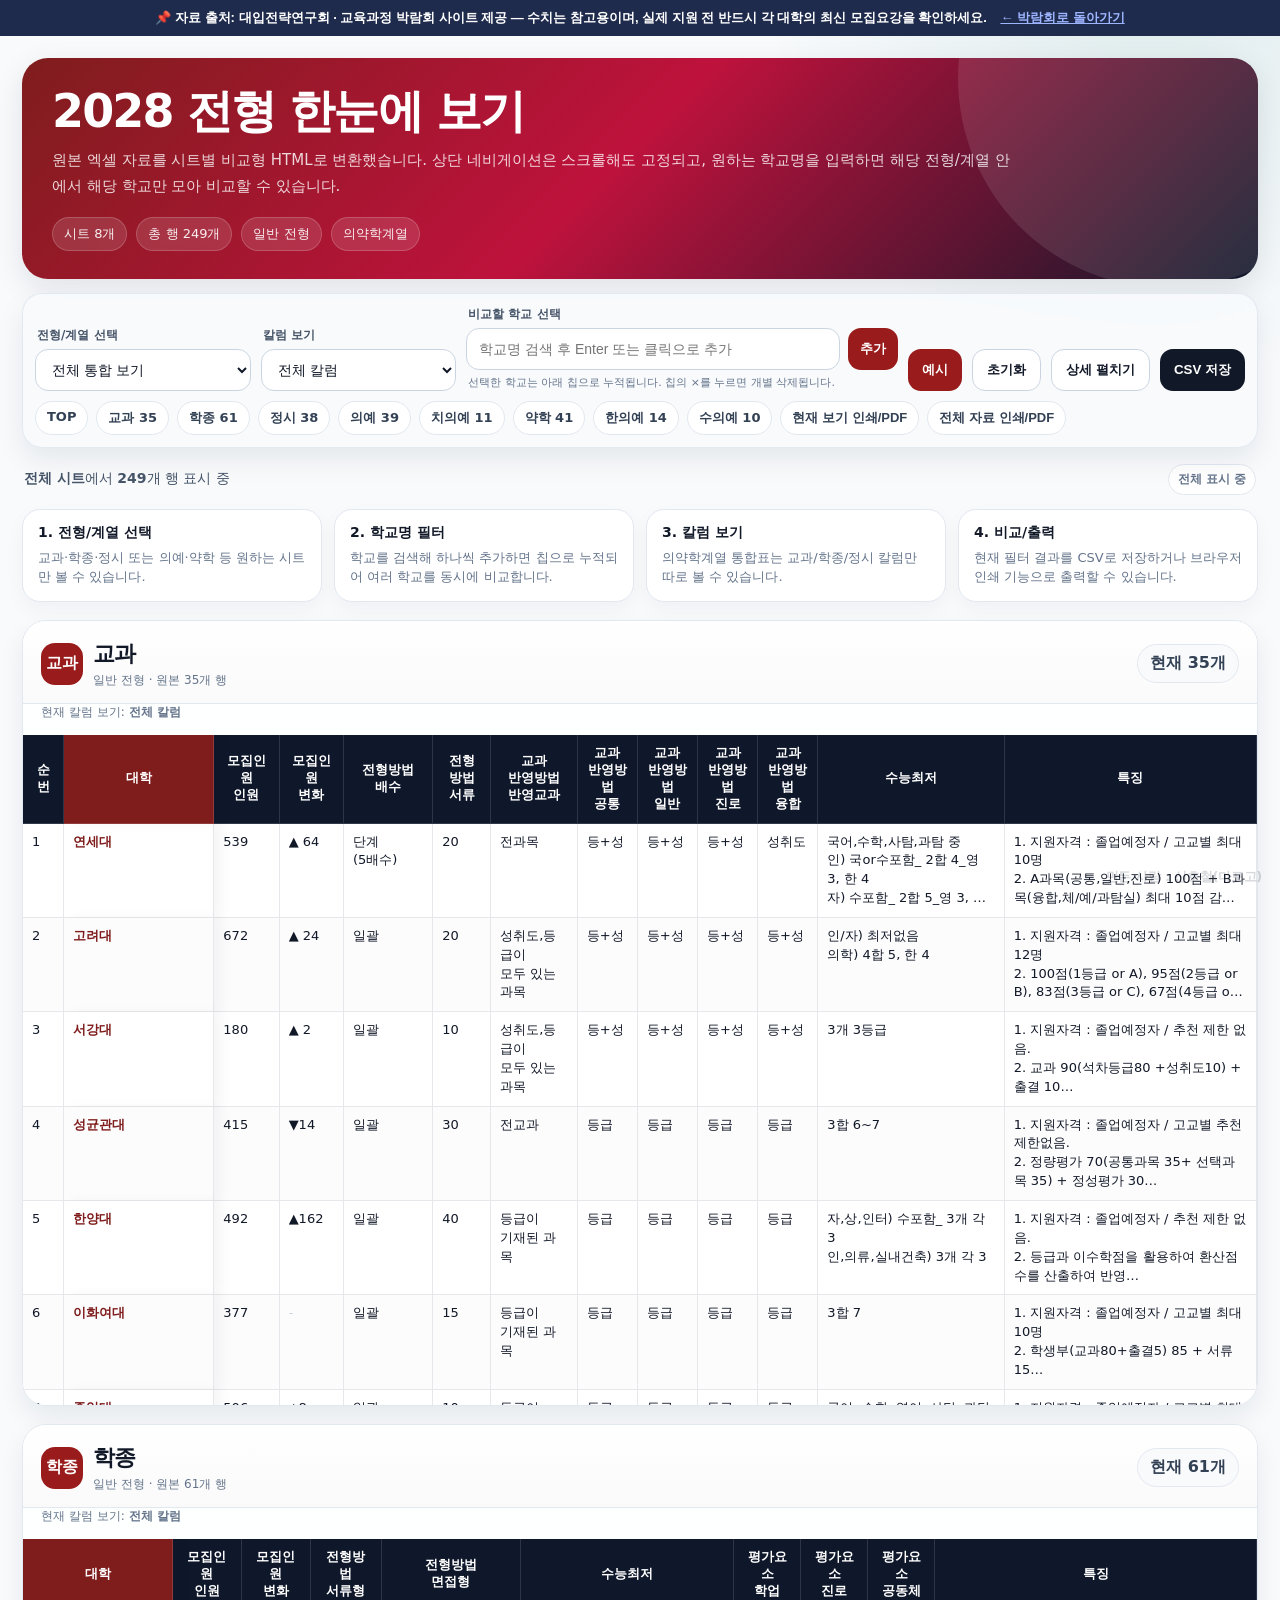
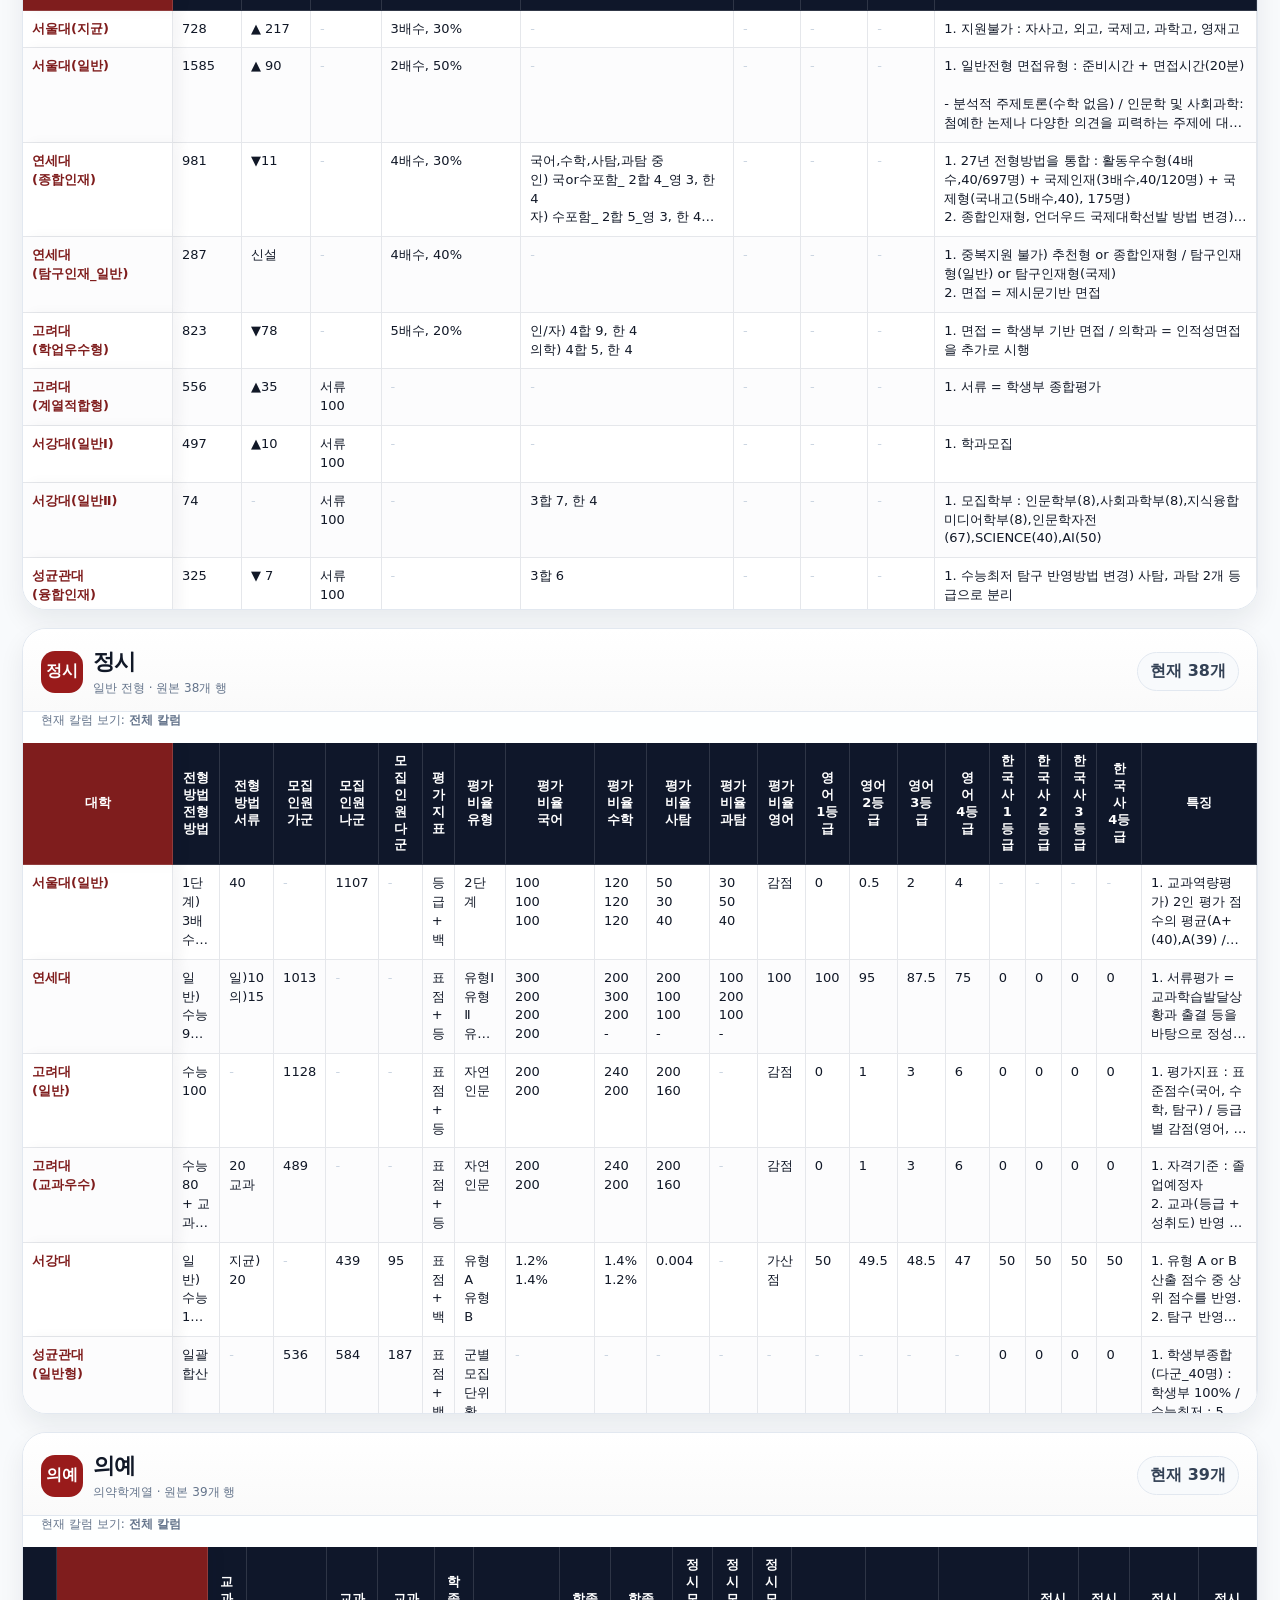
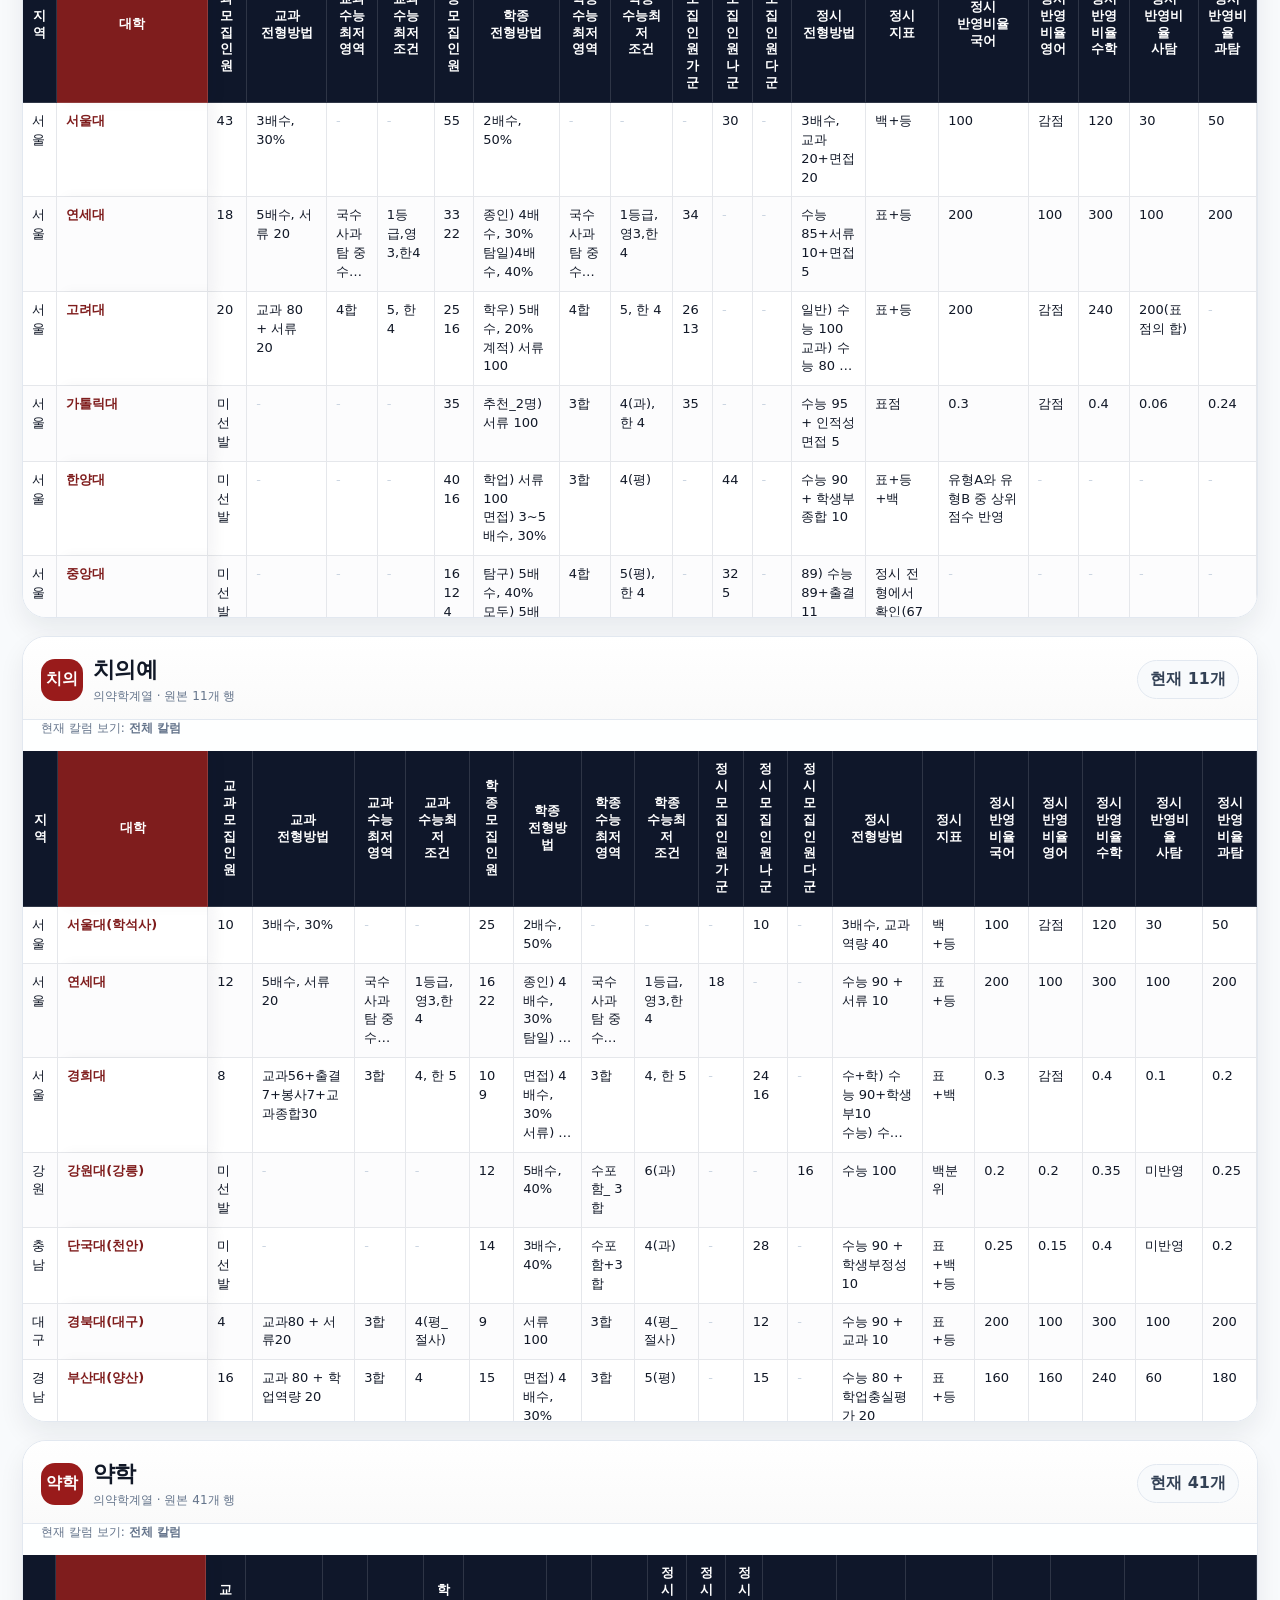
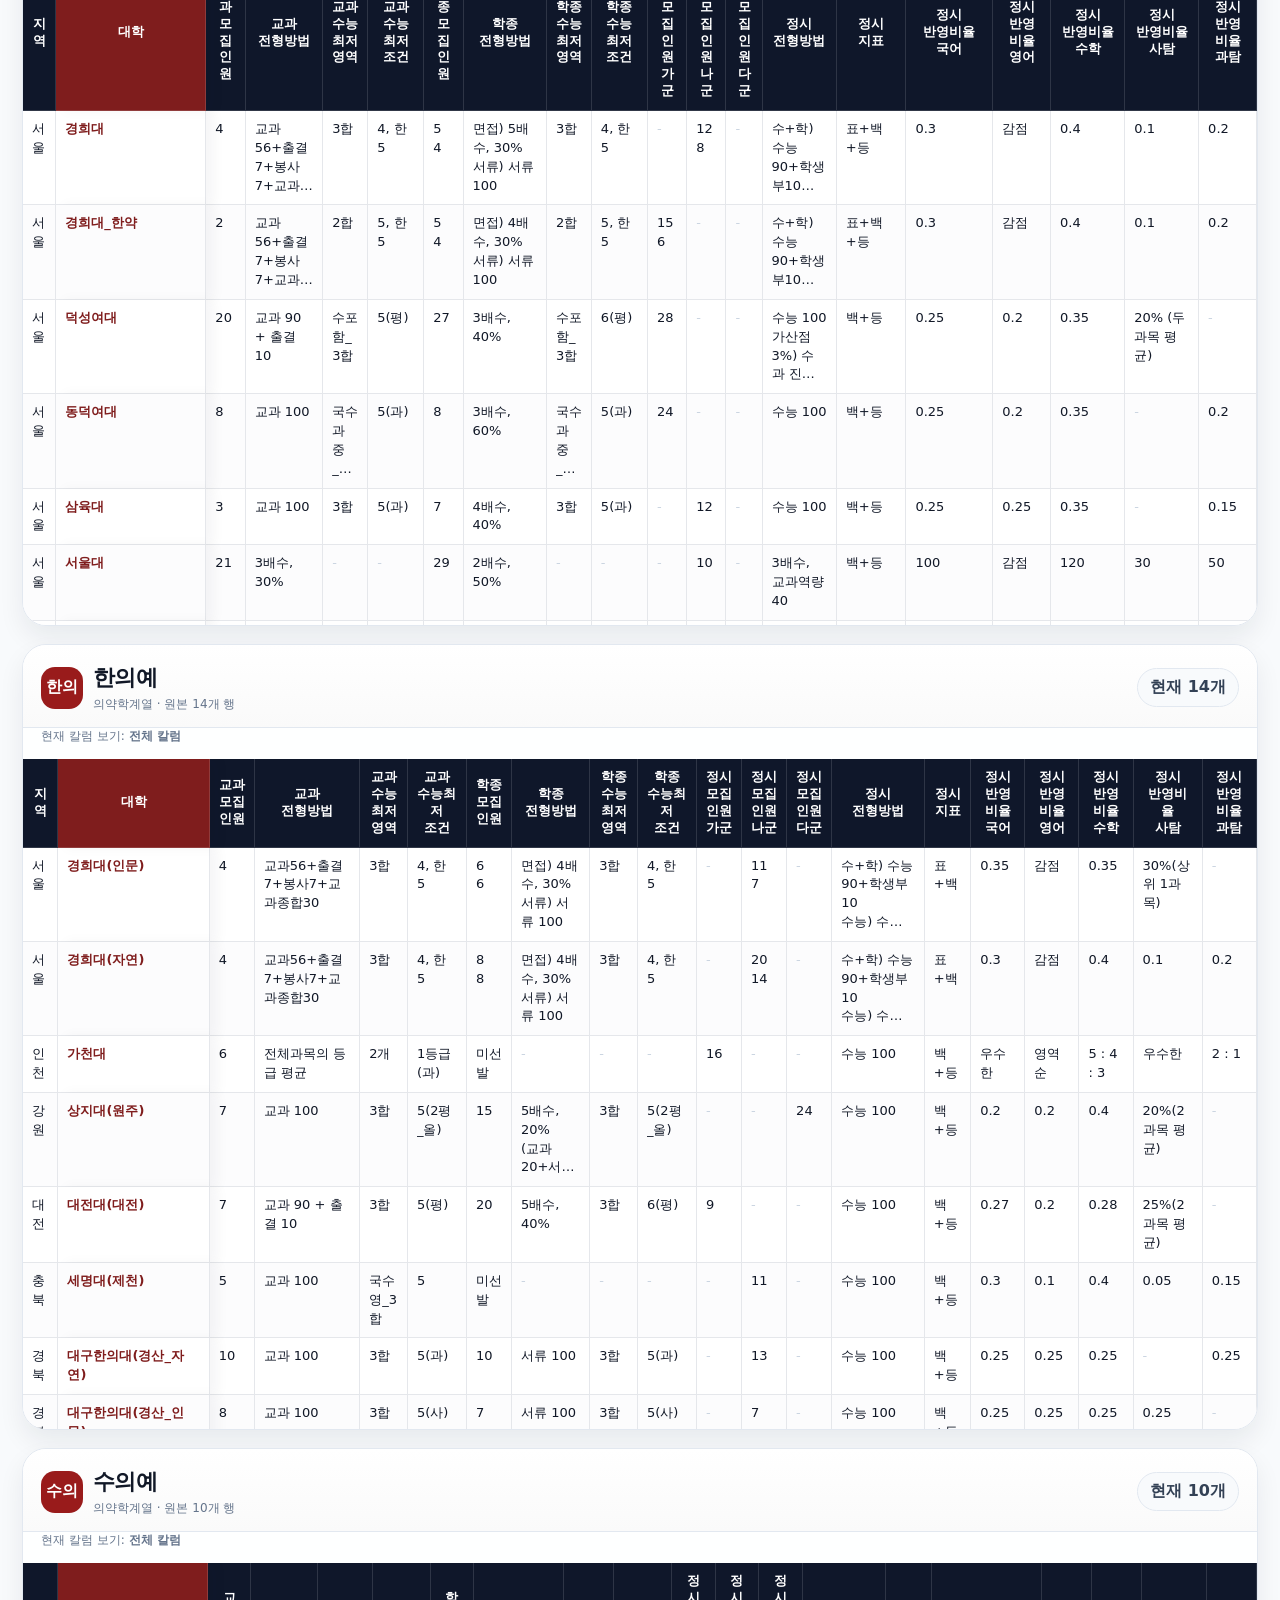
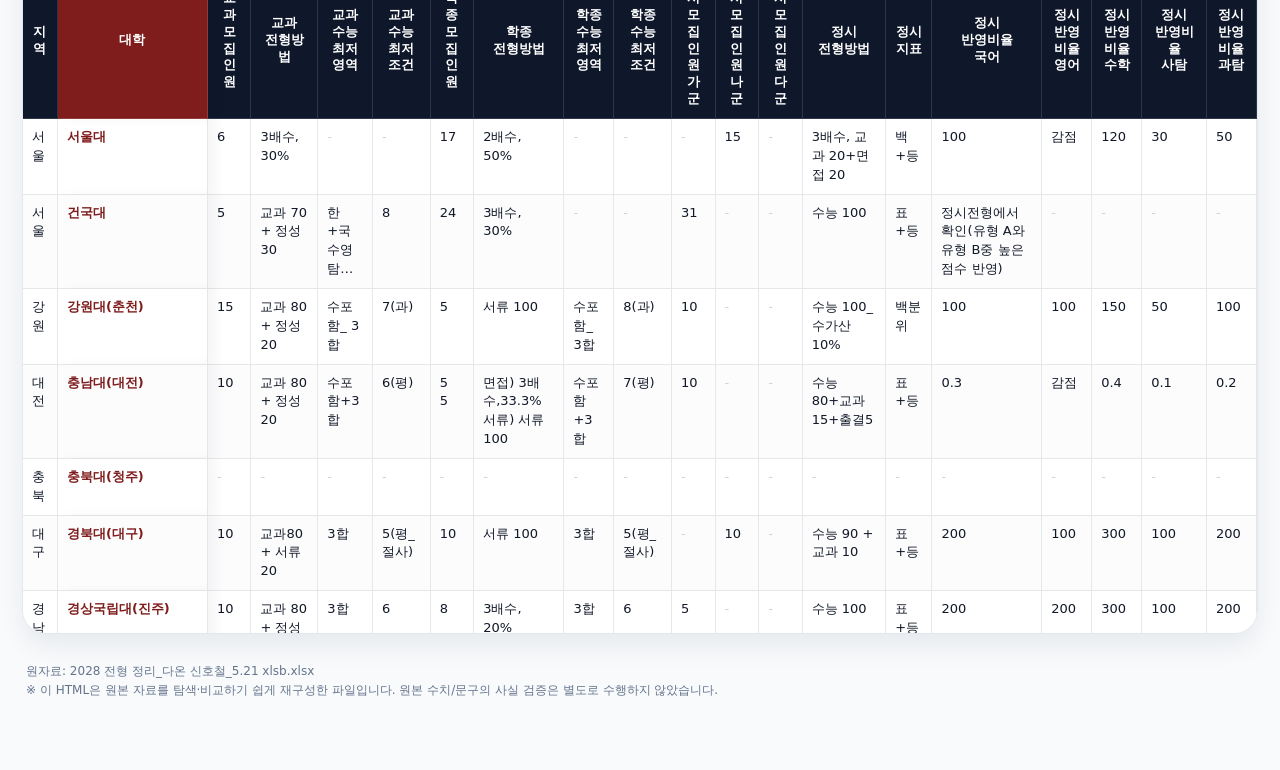
<file: adm_overview.html>
<!doctype html>
<html lang="ko">
<head>
<meta charset="utf-8" />
<meta name="viewport" content="width=device-width, initial-scale=1" />
<title>2028 전형 한눈에 보기 - 스티키 네비/학교 필터 비교</title>
<meta name="description" content="2028학년도 대입 수시·정시 전형 구조를 대학 필터로 비교하는 도구 (자료: 대입전략연구회)">
<link rel="canonical" href="https://wade-afk.github.io/2026-curriculum-fair/adm_overview.html">

<style>
  :root {
    --bg: #f8fafc;
    --panel: #ffffff;
    --ink: #111827;
    --muted: #64748b;
    --line: #e5e7eb;
    --soft: #f1f5f9;
    --brand: #991b1b;
    --brand2: #be123c;
    --brand-soft: #fff1f2;
    --accent: #0f766e;
    --warn: #92400e;
    --shadow: 0 10px 30px rgba(15,23,42,.10);
    --radius: 18px;
  }
  * { box-sizing: border-box; }
  html { scroll-behavior: smooth; }
  body {
    margin: 0;
    font-family: ui-sans-serif, system-ui, -apple-system, BlinkMacSystemFont, "Segoe UI", "Noto Sans KR", "Apple SD Gothic Neo", sans-serif;
    color: var(--ink);
    background:
      radial-gradient(circle at 10% -10%, rgba(190,18,60,.12), transparent 28rem),
      radial-gradient(circle at 90% 0%, rgba(15,118,110,.10), transparent 24rem),
      var(--bg);
  }
  .app { max-width: 1680px; margin: 0 auto; padding: 22px 22px 70px; }
  .hero {
    background: linear-gradient(135deg, #7f1d1d 0%, #be123c 48%, #0f172a 100%);
    color: white;
    border-radius: 26px;
    padding: 28px 30px;
    box-shadow: var(--shadow);
    position: relative;
    overflow: hidden;
  }
  .hero:after {
    content: "";
    position: absolute;
    width: 420px; height: 420px;
    right: -120px; top: -190px;
    border-radius: 50%;
    background: rgba(255,255,255,.10);
  }
  .hero h1 { margin: 0 0 10px; font-size: clamp(26px, 4vw, 46px); letter-spacing: -0.04em; line-height: 1.1; }
  .hero p { margin: 0; color: rgba(255,255,255,.82); font-size: 15px; line-height: 1.75; max-width: 960px; }
  .meta { display: flex; gap: 9px; flex-wrap: wrap; margin-top: 18px; }
  .pill {
    display: inline-flex; align-items: center; gap: 6px;
    padding: 7px 11px;
    border: 1px solid rgba(255,255,255,.18);
    border-radius: 999px;
    background: rgba(255,255,255,.12);
    color: rgba(255,255,255,.92);
    font-size: 13px;
    backdrop-filter: blur(8px);
  }
  .sticky {
    position: sticky;
    top: 0;
    z-index: 100;
    margin-top: 14px;
    background: rgba(248,250,252,.92);
    backdrop-filter: blur(16px);
    border: 1px solid rgba(226,232,240,.9);
    box-shadow: 0 12px 28px rgba(15,23,42,.08);
    border-radius: 20px;
    padding: 12px;
  }
  .controls {
    display: grid;
    grid-template-columns: minmax(150px, 1.05fr) minmax(150px, .95fr) minmax(300px, 2.1fr) auto auto auto auto;
    gap: 10px;
    align-items: end;
  }
  label { font-size: 12px; font-weight: 800; color: #475569; display: block; margin: 0 0 5px 2px; }
  select, input[type="text"] {
    width: 100%; height: 42px;
    border: 1px solid #cbd5e1;
    border-radius: 13px;
    padding: 0 12px;
    background: #fff;
    color: #111827;
    outline: none;
    font-size: 14px;
  }
  select:focus, input[type="text"]:focus { border-color: var(--brand2); box-shadow: 0 0 0 4px rgba(190,18,60,.10); }
  .schoolPicker { position: relative; }
  .schoolInputRow { display: grid; grid-template-columns: minmax(0, 1fr) auto; gap: 8px; align-items: center; }
  .schoolInputRow .btn { height: 42px; padding: 0 12px; }
  .pickerHint { margin: 6px 0 0 2px; font-size: 11px; color: #64748b; line-height: 1.35; }
  .suggestions {
    position: absolute;
    left: 0; right: 0; top: calc(100% + 6px);
    background: #fff;
    border: 1px solid #fecdd3;
    border-radius: 14px;
    box-shadow: 0 18px 38px rgba(15,23,42,.16);
    z-index: 300;
    max-height: 290px;
    overflow: auto;
    display: none;
  }
  .suggestions.open { display: block; }
  .suggestionItem {
    width: 100%;
    border: 0;
    background: #fff;
    text-align: left;
    padding: 10px 12px;
    cursor: pointer;
    font-weight: 800;
    color: #111827;
    border-bottom: 1px solid #f1f5f9;
  }
  .suggestionItem:hover,
  .suggestionItem:focus { background: #fff1f2; color: #9f1239; outline: none; }
  .suggestionItem small { display: block; margin-top: 3px; color: #64748b; font-weight: 700; }
  .btn {
    height: 42px;
    border: 0;
    border-radius: 13px;
    padding: 0 14px;
    background: #111827;
    color: #fff;
    font-weight: 800;
    cursor: pointer;
    white-space: nowrap;
  }
  .btn.secondary { background: #fff; color: #111827; border: 1px solid #cbd5e1; }
  .btn.brand { background: var(--brand); }
  .toggleBox {
    display: flex;
    align-items: center;
    gap: 8px;
    height: 42px;
    padding: 0 10px;
    border: 1px solid #cbd5e1;
    border-radius: 13px;
    background: #fff;
    font-size: 13px;
    font-weight: 700;
    color: #334155;
    white-space: nowrap;
  }
  .quicknav { display: flex; gap: 8px; flex-wrap: wrap; margin-top: 10px; }
  .quicknav a, .quicknav button {
    border: 1px solid #e2e8f0;
    background: #fff;
    color: #334155;
    text-decoration: none;
    border-radius: 999px;
    padding: 7px 11px;
    font-size: 13px;
    font-weight: 800;
    cursor: pointer;
  }
  .quicknav a.active { background: var(--brand-soft); color: var(--brand); border-color: #fecdd3; }
  .status {
    display: flex;
    justify-content: space-between;
    align-items: center;
    gap: 12px;
    flex-wrap: wrap;
    margin: 16px 2px 12px;
    color: #475569;
    font-size: 14px;
  }
  .chips { display: flex; gap: 7px; flex-wrap: wrap; }
  .chip {
    display: inline-flex; align-items: center; gap: 6px;
    border: 1px solid #fecdd3;
    background: #fff1f2;
    color: #9f1239;
    padding: 6px 9px;
    border-radius: 999px;
    font-size: 12px;
    font-weight: 800;
  }
  .chip button {
    border: 0;
    background: #9f1239;
    color: #fff;
    width: 18px;
    height: 18px;
    border-radius: 999px;
    cursor: pointer;
    display: inline-grid;
    place-items: center;
    line-height: 1;
    font-size: 12px;
    padding: 0;
  }
  .guide {
    margin-top: 14px;
    display: grid;
    grid-template-columns: repeat(4, minmax(0,1fr));
    gap: 12px;
  }
  .guideCard {
    background: var(--panel);
    border: 1px solid #e2e8f0;
    border-radius: var(--radius);
    padding: 14px 15px;
    box-shadow: 0 8px 20px rgba(15,23,42,.04);
  }
  .guideCard b { display: block; font-size: 14px; margin-bottom: 6px; }
  .guideCard span { display: block; color: var(--muted); font-size: 13px; line-height: 1.5; }
  .section {
    margin-top: 18px;
    background: rgba(255,255,255,.92);
    border: 1px solid #e2e8f0;
    border-radius: 24px;
    box-shadow: 0 12px 26px rgba(15,23,42,.07);
    overflow: hidden;
  }
  .sectionHeader {
    display: flex;
    align-items: center;
    justify-content: space-between;
    gap: 12px;
    padding: 18px 18px 14px;
    border-bottom: 1px solid #e2e8f0;
    background: linear-gradient(180deg, #fff, #fafafa);
  }
  .sectionTitle { display: flex; gap: 10px; align-items: center; min-width: 0; }
  .badge {
    min-width: 42px;
    height: 42px;
    border-radius: 14px;
    display: grid;
    place-items: center;
    color: #fff;
    font-weight: 900;
    background: var(--brand);
  }
  .section h2 { margin: 0; font-size: 22px; letter-spacing: -0.03em; }
  .section small { color: var(--muted); font-size: 12px; }
  .count {
    background: #f8fafc;
    border: 1px solid #e2e8f0;
    padding: 8px 12px;
    border-radius: 999px;
    font-weight: 900;
    color: #334155;
    white-space: nowrap;
  }
  .tableWrap { overflow: auto; max-height: calc(100vh - 230px); }
  table { width: 100%; border-collapse: separate; border-spacing: 0; min-width: 1120px; font-size: 13px; }
  thead th {
    position: sticky;
    top: 0;
    z-index: 8;
    background: #0f172a;
    color: #fff;
    border-right: 1px solid rgba(255,255,255,.13);
    border-bottom: 1px solid rgba(255,255,255,.14);
    padding: 10px 9px;
    text-align: center;
    vertical-align: middle;
    white-space: pre-line;
    line-height: 1.3;
  }
  tbody td {
    border-right: 1px solid #e5e7eb;
    border-bottom: 1px solid #e5e7eb;
    padding: 9px 9px;
    vertical-align: top;
    white-space: pre-line;
    line-height: 1.45;
    background: #fff;
    max-width: 340px;
  }
  tbody tr:nth-child(even) td { background: #fcfcfd; }
  tbody tr:hover td { background: #fff7ed; }
  td.col-univ, td.col-school, th.col-univ {
    position: sticky;
    left: 0;
    z-index: 7;
    background: #fff;
    font-weight: 900;
    color: #7f1d1d;
    box-shadow: 8px 0 12px rgba(15,23,42,.04);
    min-width: 150px;
  }
  tbody tr:nth-child(even) td.col-univ { background: #fcfcfd; }
  thead th.col-univ { z-index: 12; background: #7f1d1d; color: #fff; }
  .clamp tbody td {
    display: table-cell;
  }
  .clamp .cellText {
    display: -webkit-box;
    -webkit-line-clamp: 4;
    -webkit-box-orient: vertical;
    overflow: hidden;
  }
  .expanded .cellText { display: block; overflow: visible; }
  mark { background: #fde68a; color: inherit; padding: 0 2px; border-radius: 4px; }
  .empty {
    padding: 36px;
    text-align: center;
    color: #64748b;
    font-weight: 800;
    background: #fff;
    border-radius: 18px;
  }
  .notice {
    color: #64748b;
    font-size: 12px;
    padding: 0 18px 14px;
  }
  footer { margin: 28px 4px 0; color: #64748b; font-size: 12px; line-height: 1.6; }
  body::after {
    content: "만든 사람 : 신호철(마포고)";
    position: fixed;
    right: 18px;
    bottom: 14px;
    z-index: 9999;
    pointer-events: none;
    color: #0f172a;
    opacity: .16;
    font-size: 13px;
    font-weight: 900;
    letter-spacing: -0.02em;
    text-shadow: 0 1px 0 rgba(255,255,255,.7);
  }
  @media (max-width: 1000px) {
    .controls { grid-template-columns: 1fr 1fr; }
    .controls > * { min-width: 0; }
    .guide { grid-template-columns: 1fr 1fr; }
    .btn, .toggleBox { width: 100%; justify-content: center; }
  }
  @media (max-width: 680px) {
    .app { padding: 12px 10px 40px; }
    .hero { padding: 22px 18px; }
    .controls, .guide { grid-template-columns: 1fr; }
    .sectionHeader { align-items: flex-start; flex-direction: column; }
    .sticky { border-radius: 16px; }
  }
  @media print {
    @page { size: A4 landscape; margin: 10mm; }
    body { background: #fff; }
    body::after {
      right: 10mm;
      bottom: 7mm;
      opacity: .14;
      font-size: 10px;
    }
    .hero, .sticky, .guide, footer { display: none !important; }
    .app { padding: 0; max-width: none; }
    .section { box-shadow: none; border: 0; page-break-after: always; break-after: page; }
    .sectionHeader { padding: 8px 0 8px; }
    .notice { padding: 0 0 8px; }
    .tableWrap { max-height: none; overflow: visible; }
    table { font-size: 9px; min-width: auto; width: 100%; }
    thead th { position: static; background: #111; color: #fff; }
    td.col-univ, th.col-univ { position: static; box-shadow: none; }
    tbody td { max-width: none; }
    .cellText { display: block !important; overflow: visible !important; }
  }

@media(max-width:680px){.tableWrap{max-height:none;overflow:visible}table{min-width:0;display:block}thead{display:none}tbody,tr{display:block;width:100%}tbody tr{border:1px solid var(--line);border-radius:12px;margin:10px 0;padding:8px;background:white}td,td.col-univ{display:grid;grid-template-columns:minmax(70px,.7fr) minmax(0,1.3fr);gap:10px;position:static;min-width:0;width:100%;text-align:left;white-space:normal;padding:9px;background:transparent}td:before{content:attr(data-label);font-weight:800;color:#475569;font-size:11px}.cellText{min-width:0;overflow-wrap:anywhere}.sticky{position:static}.hero h1{font-size:26px}.sectionTitle{max-width:100%}.sectionTitle h2{overflow-wrap:anywhere}}
</style>
</head>
<body>
<div style="background:#1F2B4D;color:#fff;font-size:13px;font-weight:600;padding:9px 16px;text-align:center;font-family:'IBM Plex Sans KR','Pretendard',sans-serif">
📌 자료 출처: <b>대입전략연구회</b> · 교육과정 박람회 사이트 제공 —
수치는 참고용이며, 실제 지원 전 반드시 각 대학의 <b>최신 모집요강</b>을 확인하세요.
<a href="#" onclick="history.back();return false" style="color:#9DB4FF;margin-left:10px">← 박람회로 돌아가기</a>
</div>

<div class="app">
  <header class="hero" id="top">
    <h1>2028 전형 한눈에 보기</h1>
    <p>원본 엑셀 자료를 시트별 비교형 HTML로 변환했습니다. 상단 네비게이션은 스크롤해도 고정되고, 원하는 학교명을 입력하면 해당 전형/계열 안에서 해당 학교만 모아 비교할 수 있습니다.</p>
    <div class="meta" id="metaPills"></div>
  </header>

  <nav class="sticky" aria-label="필터와 빠른 이동">
    <div class="controls">
      <div>
        <label for="sheetSelect">전형/계열 선택</label>
        <select id="sheetSelect"></select>
      </div>
      <div>
        <label for="columnMode">칼럼 보기</label>
        <select id="columnMode">
          <option value="all">전체 칼럼</option>
          <option value="core">핵심 칼럼</option>
          <option value="교과">교과만</option>
          <option value="학종">학종만</option>
          <option value="정시">정시만</option>
        </select>
      </div>
      <div class="schoolPicker">
        <label for="schoolInput">비교할 학교 선택</label>
        <div class="schoolInputRow">
          <input id="schoolInput" type="text" placeholder="학교명 검색 후 Enter 또는 클릭으로 추가" autocomplete="off" />
          <button class="btn brand" id="addSchoolBtn" type="button">추가</button>
        </div>
        <div class="suggestions" id="schoolSuggestions" role="listbox" aria-label="학교 검색 결과"></div>
        <div class="pickerHint">선택한 학교는 아래 칩으로 누적됩니다. 칩의 ×를 누르면 개별 삭제됩니다.</div>
      </div>
      <button class="btn brand" id="sampleBtn" type="button">예시</button>
      <button class="btn secondary" id="resetBtn" type="button">초기화</button>
      <button class="btn secondary" id="toggleBtn" type="button">상세 펼치기</button>
      <button class="btn" id="csvBtn" type="button">CSV 저장</button>
    </div>
    <div class="quicknav" id="quicknav"></div>
  </nav>

  <div class="status">
    <div id="summaryText">자료를 불러오는 중...</div>
    <div class="chips" id="chips"></div>
  </div>

  <div class="guide">
    <div class="guideCard"><b>1. 전형/계열 선택</b><span>교과·학종·정시 또는 의예·약학 등 원하는 시트만 볼 수 있습니다.</span></div>
    <div class="guideCard"><b>2. 학교명 필터</b><span>학교를 검색해 하나씩 추가하면 칩으로 누적되어 여러 학교를 동시에 비교합니다.</span></div>
    <div class="guideCard"><b>3. 칼럼 보기</b><span>의약학계열 통합표는 교과/학종/정시 칼럼만 따로 볼 수 있습니다.</span></div>
    <div class="guideCard"><b>4. 비교/출력</b><span>현재 필터 결과를 CSV로 저장하거나 브라우저 인쇄 기능으로 출력할 수 있습니다.</span></div>
  </div>

  <main id="content" class="clamp"></main>

  <footer>
    <div>원자료: 2028 전형 정리_다온 신호철_5.21 xlsb.xlsx</div>
    <div>※ 이 HTML은 원본 자료를 탐색·비교하기 쉽게 재구성한 파일입니다. 원본 수치/문구의 사실 검증은 별도로 수행하지 않았습니다.</div>
  </footer>
</div>
<script>
const DATA = {"sourceFile": "2028 전형 정리_다온 신호철_5.21 xlsb.xlsx", "sheets": {"교과": {"name": "교과", "group": "일반 전형", "kind": "교과", "labels": ["순번", "대학", "모집인원_인원", "모집인원_변화", "전형방법_배수", "전형방법_서류", "교과반영방법_반영교과", "교과반영방법_공통", "교과반영방법_일반", "교과반영방법_진로", "교과반영방법_융합", "수능최저", "특징"], "univIdx": 1, "rows": [["1", "연세대", "539", "▲ 64", "단계\n(5배수)", "20", "전과목", "등+성", "등+성", "등+성", "성취도", "국어,수학,사탐,과탐 중\n인) 국or수포함_ 2합 4_영 3, 한 4\n자) 수포함_ 2합 5_영 3, 한 4\n의치약) 수포함_2개 1, 영 3, 한 4\n통합) 인문 or 자연 중", "1.  지원자격 : 졸업예정자 / 고교별 최대 10명\n2. A과목(공통,일반,진로) 100점 + B과목(융합,체/예/과탐실) 최대 10점 감점\n3.  A과목(등급70+성취도30), B과목(E 또는 C 감점)\n4.  등급 환산점수 : 1등급(70), 2등급(63), 3등급(45), 4등급(25), 5등급(0)\n5.  성취도 환산점수 :  A(30), B(27), C(20), D(10), E(0)\n6. 서류 = 교과학습발달상황(등급,성취도 제외)과 출결 등을 바탕으로 정성평가."], ["2", "고려대", "672", "▲ 24", "일괄", "20", "성취도,등급이 \n모두 있는 과목", "등+성", "등+성", "등+성", "등+성", "인/자) 최저없음\n의학) 4합 5, 한 4", "1.  지원자격 : 졸업예정자 / 고교별 최대 12명\n2.  100점(1등급 or A), 95점(2등급 or B), 83점(3등급 or C), 67점(4등급 or D), 55점(5등급 or E) \n3.   중복지원 제한없음. \n4.   서류평가 = 학생부종합평가"], ["3", "서강대", "180", "▲ 2", "일괄", "10", "성취도,등급이 \n모두 있는 과목", "등+성", "등+성", "등+성", "등+성", "3개 3등급", "1.  지원자격 : 졸업예정자 / 추천 제한 없음. \n2.  교과 90(석차등급80 +성취도10) + 출결 10\n2.  정량평가 : 석차등급의 평균 + 성취도의 환산점수(A(100점), B(90점), C(70점), D(40점, E(0점))의 평균\n3.  출결(미인정) 반영점수 산출방법) 결석 일수 + (지각 일수 + 조퇴 일수 + 결과 일수) /3"], ["4", "성균관대", "415", "▼14", "일괄", "30", "전교과", "등급", "등급", "등급", "등급", "3합 6~7", "1. 지원자격 : 졸업예정자 / 고교별 추천 제한없음. \n2.  정량평가 70(공통과목 35+ 선택과목 35) + 정성평가 30\n3.  공통과목 산출점수 : 1등급(1,000점), 2등급(950점), 3등급(880점), 4등급(750점), 5등급(600점) \n4.  선택과목 산출점수 : 1등급(1,000점), 2등급(970점), 3등급(900점), 4등급(800점), 5등급(650점) \n5. 정성평가 : 전체 과목의 교과학습 발달 상황 및 출결상황\n6.  수능최저 탐구 반영방법 변경) 사탐, 과탐 2개 등급으로 분리\n7.  3합 6 : 자전,글경영,글경제,글리더,글바이이오메,전자전기,컴공,반도체융합,에너지"], ["5", "한양대", "492", "▲162", "일괄", "40", "등급이 \n기재된 과목", "등급", "등급", "등급", "등급", "자,상,인터) 수포함_ 3개 각 3\n인,의류,실내건축) 3개 각 3", "1. 지원자격 : 졸업예정자 / 추천 제한 없음. \n2.  등급과 이수학점을 활용하여 환산점수를 산출하여 반영\n3.  미선발학과) 의예과, 사범대학, 음악대학, 일부 예체능학과"], ["6", "이화여대", "377", "", "일괄", "15", "등급이 \n기재된 과목", "등급", "등급", "등급", "등급", "3합 7", "1. 지원자격 : 졸업예정자 / 고교별 최대 10명\n2. 학생부(교과80+출결5) 85 + 서류15\n3.  국어, 수학, 영어, 사회, 과학 교과 중 석차등급이 숫자로 표시되는 과목만 반영 \n4.  석차등급 점수 : 1등급(10점), 2등급(9.2점), 3등급(7.8점), 4등급(5.5점), 5등급(0점)\n5.  출결_ 미인정 결석 일수) 1일이하(50점), 2~3일(40점), 4~5일(30점), 6~7일(20점), 8~9일(10점), 10일이상(0점)"], ["7", "중앙대", "506", "▲8", "일괄", "10", "등급이 \n기재된 과목", "등급", "등급", "등급", "등급", "국어, 수학, 영어, 사탐, 과탐 중\n전체) 3합7, 한4\n약학) 4합 5, 한 4", "1. 지원자격 : 졸업예정자 /  고교별 최대 20명\n2. 서류 10 = 출결 10 / 미인정 결석, 조퇴 일수를 환산점수로 반영\n3. 수능 최저 조건\n   1) 영어 2등급 누적 비율이 20% 미만일 경우, 1등급과 2등급을 1등급의 간주\n   2) 인문,사범,사회과학,경영경제대학(산업보안학과(자연)제외) : 과탐 1등급과 2등급을 통합하여 1등급으로 간주\n   3) 제 2외국어와 한문은 반영하지 않음."], ["8", "경희대", "580", "▼24", "일괄", "30", "인)국수영사한\n자)국수영과한\n\n등급이 \n기재된 과목", "등급", "등급", "등or성", "등급", "인/자,자율/자전) 2합 5, 한 5\n의/한/치/약) 3합 4, 한 5\n예술/체육) 1개 3(2)", "1. 지원자격 : 졸업예정자 / 추천 제한 없음\n2.  교과56+출결7+봉사7+교과종합30\n3. 사회/과학 진로선택과목 : 등급과 성취도를 등급으로 치환한 상위 성적 반영(예,A=1등급. B=2등급..)\n4.  출결 : 3년간의 총 미인정 결석 반영( 미인정 지각,조퇴,결과는 2회당 미인정 결석 1회) \n5.  봉사 : 최소 15시간 이상이면 만점\n6.  교과종합평가 = 2인의 사정관이 교과 성적 및 세특의 내용을 학업역량과 진로역량으로 평가"], ["9", "한국외대", "375", "", "일괄", "30", "등급이 \n기재된 과목", "등급", "등급", "등급", "등급", "2합 5 ~ 6", "1.  지원자격 : 졸업예정자 / 추천 제한 없음\n2.  교과반영방법 변경) 원점수 환산점수 미적용, 전과목 등급 환산점수 활용\n3.  전형방법 변경) 27년 교과 100, 최저(2합 4 or, 2합 6) 적용\n4.  서류 = 교과학습발달상황을 바탕으로 교과이수 현황 및 관련 학업역량을 정성적으로 종합평가."], ["10", "서울시립대", "346", "▲ 105", "일괄", "40", "등급이 \n기재된 과목", "등급", "등급", "등급", "등급", "3합 7,  한 4", "1.  지원자격 : 졸업예정자 / 추천 제한 없음\n2.  교과 평가 방법) 정량 : 석차 등급으로 산출되지 않는 과목은 미반영 \n2.  서류: 교과영역 및 출결상황을 중심으로 학업역량과 성실성을 평가"], ["11", "건국대", "348", "▲ 1", "일괄", "30", "등급이 \n기재된 과목", "등급", "등급", "등급", "-", "한국사 포함 5개영역 중\n인문/자연) 3합 8\n수의예) 3합 4(2,평균)", "1.  지원자격 : 졸업예정자 / 추천 제한 없음\n2.  수능최저 신설) 한국사,국,수,영,탐(상위 1과목) 5개 영역 중 \n3.  정량 반영방법) 공통,일반,진로선택과목 중 상위 20개 과목 (융합과목 제외)\n4.  정성 반영방법) 학생부 교과\n     1) 교과 이수내역과 세부능력 및 특기 사항에서 확인\n \n   2) 이수 추천과목 확인 필요 : 위계를 지키면서 이수 필요\n5. 이수 추천과목\n  1) 인문(국어,영어,사회)/사회과학(국어,사회,수학(대수,미적분1,확통)\n  2) 이공,공학,건축,생명(수학(대수,미적분1,미적분2,확통)/과학(위계를 지키면서 이수 필요)\n  3) 공과대학 : 미적분1, 미적분2, 기하/ 물리학 이수 추천"], ["12", "동국대", "470", "▲ 60", "일괄", "30", "국수영사과", "-", "등+성", "등+성", "등+성", "없음", "1. 지원자격 : 졸업(예정)자 / 미기재\n2. 공통과목을 제외한 성취도와 등급이 병기되는 상위 10과목\n2.  영역으로 나누어 환산점수 부여) \n    1) 1영역(10점, 성취도 A + 1등급 or 2등급/ 성취도 B +1등급)  \n    2) 2영역(9점, 9.8점, 성취도 A + 3등급, 성취도 B + 2등급, 성취도 C + 1등급)"], ["13", "홍익대", "420", "▲113", "일괄", "5", "국수영사/과", "등급", "등급", "등급", "등+성", "2합 5, 한 4", "1.  지원자격 : 졸업예정자 / 추천 제한 없음 \n2.  서류 5 = 출결 :  미인정 결석, 지각, 조퇴, 결과, 결석을 모두 포함한 환산점수표 활용\n3.  등급과 성취도가 모두 표기되어 있는 공통,일반,진로,융합 과목\n4.  성취도 환산점수 : A=10점, B=9점, C=7점, D=4점, E=0점"], ["14", "숙명여대", "314", "▲27", "일괄", "30", "국수영사과\n예체)국영사", "등+성", "등+성", "등+성", "정성", "전체) 없음\n 약학) 수포함_ 3합 5", "1.  지원자격 : 졸업예정자 / 추천 제한 없음 \n2.  반영비율:  공통, 일반 : 등급(70) + 성취도(30)  / 진로 : 등급(30) + 성취도(70) \n3.  정량평가 미반영과목 : 융합과목 및 등급과 성취도가 모두 표시되지 않는 과목\n4.  이수단위(학점)를 가중 평균한 환산석차등급으로 산출"], ["15", "국민대Ⅰ\n(재학생)", "550", "▼41", "교과 100", "", "국수영사/과", "등급", "등급", "등급", "-", "2합 6", "1. 지원자격 : 졸업예정자 / 추천 제한 없음 \n2. 반영비율 :  (공통+일반 : 85%   +  진로  15% ) 의 석차등급을 이수단위를 반영하여 환산점수 적용\n2.  공통·일반85+진로15/1등급(100점), 2등급(97점), 3등급(90점), 4등급(70점), 5등급(0점)"], ["16", "국민대Ⅱ\n(졸업생)", "70", "신설", "교과 100", "", "국수영사(한)/과", "등급", "등급", "등급", "-", "2합 6", "1.  지원자격 : 졸업자 / 추천 제한 없음 / 선발학과) 자전(A,B)_ 각 15명 / 미래융합(A,B)_ 각 20명\n2. 반영비율 :  (공통+일반 : 85%   +  진로  15% ) 의 석차등급을 이수단위를 반영하여 환산점수 적용\n3.  1등급(100점),  2등급(99점), 3등급(98점), 4등급(95점), 5등급(90점), 6등급(70점), 8등급(30점), 9등급(0점)\n       진로 : A = 100점,  B = 98점,  C = 90점"], ["17", "숭실대", "460", "▲2", "일괄", "10", "국수영사/과", "등급", "등급", "성취도", "정성", "2합 6", "1. 지원자격 : 26년 이후 졸업(예정)자 / 추천 제한 없음 \n2.  서류평가 = 전공(계열) 관련 교과를 충실히 이수하였는지 등 평가\n3.  반영교과 : 인문(국어,수학,영어,사회,한국사) / 자연(국어,수학,영어,과학)\n4.  교과별 가중치(국어/수학/영어/사회(한국사포함) or 과학) : 공통/일반 80% + 진로 20%\n    1) 인문(35/15/35/15) , 경상(20/30/35/15), 자전(인문)(30/20/30/20), 자연/자전(자연)(15/35/25/25)\n    2) 28이전 졸업생 : 과목별 Z점수 산출하여 5등급 체제 변환 적용\n    3) 진로반영: 예정자(A,B=1등급,C,D=2등급,E=3등급)/ 졸업자(A=1등급, B=2등급, C=3등급)"], ["18", "세종대", "266", "▼1", "교과 100", "", "국수영사/과", "등급", "등급", "등or성", "-", "2합 5", "1. 지원자격 :  졸업(예정)자 / 추천 제한 없음 \n2. 활용지표 및 반영비율 : 공통,일반(등급) 80% / 진로(등급 or 성취도 중 상위 성적 반영) 20%\n3. 반영교과별 가중치 (국어/수학/영어/사회 or 과학), 사회(한국사포함), 자전(사회,과학)\n    1) 자전(20/30/30/20), 인문(35/15/35/15), 자연(15/35/25/25)"], ["19", "세종대\n(자전)", "122", "▼31", "교과 100", "", "국수영사과", "", "", "", "", "", ""], ["20", "광운대", "191", "▼7", "일괄", "10", "국수영사과", "등급", "등급", "성취도", "", "2합 6", "1. 지원자격 : 졸업(예정)자 / 추천 제한 없음 \n2. 모집단위 : 자율전공(자연)_126명 / 자율전공(인문)_ 65명 선발\n3. 서류 10 = 출결"], ["21", "서울과학기술대", "393", "▼128", "교과 100", "", "등급이 \n기재된 과목", "등급", "등급", "등급", "등급", "2합 6", "1. 지원자격 :  2026년 졸업(예정)자 \n2. 반영교과 : 자연(국수영과), 인문(국수영사한), ST자전/건축(국수영사과한)\n3.  등급별 반영점수: 이수단위를 반영하여 환산 / 졸업생의 환산점수는?\n   1등급(1,000점), 2등급(990점), 3등급(977점), 4등급(967점), 5등급(0점)"], ["22", "성신여대", "126", "", "일괄", "10", "국수영사/과", "등+성", "등+성", "등+성", "등+성", "2합7", "1. 지역균형1 : 졸업예정자 / 추천제한없음\n  1) 창의융합학부(자유전공_39명), 창의융합학부(첨단분야전공_57명), 인문, 자연\n  2) 성적반영과목 : 공통과목(전과목), 선택(일반,진로,융합_상위 10과목), 사회/과학 융합과목(미반영)\n  3) 등급 및 성취도 환산점수 표 확인 필요\n 2. 지역균형2 :  졸업자 / 추천제한없음\n   1) 창의융합학부(자유전공_15명), 창의융합학부(첨단분야전공_15명)\n   2) 진로 : 상위 4개 과목 반영(A=1등급, B=2등급, C=4등급)   \n3. 창의융합학부(자유전공) : 사회/과학 중 성적이 높은 교과(군) 반영\n4. 교과성적 산출식 : {환산점수 * 0.2} + 70(기본점수)\n4. 서류 10 = 출결(미인정 지각,조퇴,결과 3회시 1일 결석\n   : 10점(1일),9.9점(4일),9.8점(7일),9.7점(10일),9.6점(13일),9.5점(16일),9.4점(19일),9.2점(22일),9점(23이상)"], ["23", "서울여대", "183", "▲2", "일괄", "10", "국수영사과", "등급", "등급", "등급", "등급", "2합 7", "1. 지원자격 : 졸업 예정자 /\n2. 등급 변환표 : 1등급=100점, 2등급=96점, 3등급=88점, 4등급=50점, 5등급=0점\n3. 서류 10 = 출결(미인정 결석 2회 초과시 1회당 감점) / 결석(0.5점),조퇴(0.3점),결과(0.2점),지각(0.1점)"], ["24", "덕성여대", "160", "▼15", "일괄", "10", "국수영사과", "등+성", "등+성", "등+성", "-", "2합 7\n\n글로벌융합) 제2외국어,한문 영어 대체 가능\n약학) 수포함_ 3합 5", "1. 지원자격 : 26년 이후 졸업(예정)자 / 추천 제한없음\n2. 등급 및 성취도가 산출되는 전 과목에서 높은 성적 반영\n3. 이수학점의 3% 가중치 부여 \n  : 글로벌융합(진로_국어,사회), 자유전공(진로_국어,수학), 과학기술/약학/가상현실융합/데이터사이언스/AI신양(진로_수학,과학)\n4. 환산점수\n 1) 2022 개정:  A(1등급)=100점, B(2등급)=98점, C(3등급)=95점, D(4등급)=85점, E(5등급)=0점\n 2) 2015 개정 : 99.5점(1,2등급), 97.5(3등급),95점(4,5등급),85점(6,7등급),80점(8등급),0점(9등급)\n                              A(1등급)=99.5점, B(3등급)=97.5점, C(6등급)=85점\n3.  서류 10 = 출결 (미인정 지각,조퇴,결과 2회가 결석 1회)\n  : 0.5일(100점), 1.5일(99.5점),5일(98점),10일(94.3점),15일(85점),15일초과(0점)"], ["25", "동덕여대", "181", "▼15", "교과 100", "", "국수영사과", "등급", "등급", "등급", "등급", "2합 7", "1. 지원자격\n2. 1등급=100점, 2등급=95점, 3등급=86점, 4등급=70점, 5등급=40점\n3. 모집단위별 교과목\n  1) 인문,사회과학,경여,자연정보과학,예술,문화지식융합: 필수(국영수 전과목),선택(사회,과학  중 1개 교과)\n  2) 약학 : 국영수과 전과목\n  3) 자연정보과학,예술,디자인이노베이션,공연예술 : 필수(국영 전과목), 선택(수학,사회,과학 중 1개 교과)\n4. 등급별 환산점수\n 1) 22 개정 : 1등급(100점), 2등급(95점), 3등급(86점), 4등급(70점), 5등급(40점)\n 2) 15개정 :  1등급(100점),2등급(98점),3등급(95점),4등급(91점),5등급(86점),6등급(80점),7등급(70점),8등급(60점),9등급(40점)"], ["26", "가천대\n(학생부우수자)", "426", "▼15", "교과 100", "", "국수영사과", "등급", "등급", "등급", "등급", "인문/자연) 2합 6\n바이오로직스) 2합 5\n의예) 3개 각 1 / 한의예) 2개 각 1\n약학) 3합 5(2평균)", "1. 반영방법 : 전체 교과에서 국어,수학,영어 중 5개 과목 미반영 + 사회,과학교과 중 5개 과목을 미반영하여 등급의 평균\n   1) 5등급 : 1등급(100점), 2등급(99점), 3등급(98점), 4등급(80점), 5등급(30점)\n   2) 9등급 : 1등급(100점), 2등급(99.4점), 3등급(99점), 4등급(98.3점), 5등급(98점), 6등급(97.2점), 7등급(85점)"], ["27", "가천대\n(지역균형)", "360", "▲3", "", "50\n(면접)", "사회,과학", "성or원", "성or원", "성or원", "성or원", "없음", "1. 지원자격 :  졸업(예정)자 \n2. 전형방법 : 5배수, 면접 50% \n3. 반영방법 : 재학생(성취도), 졸업생(원점수)로 반영\n    1) 100점(A,B), 99.5(C), 70(D,E)\n    2) 75점 이상(100점), 60점 이상(99.5점), 60점 미만(70점)"], ["28", "가천대\n(지역의사)", "9", "신설", "교과 100", "", "", "", "", "", "", "3개 각 1", "1. 의정부권(의정부시,동두천시,양천시,연천군)/남양주권(구리시,남양주시,가평군,양평군)/이천권(이천시,여주시)/포천권\n     인천서북권(서구,강화군)/인천중부권(중구,동구,미추홀구,웅진군)\n2. 성적 산출방법 확인 : 학생부우수와 같은 방식인지?"], ["29", "인하대", "485", "▲75", "일괄", "10", "국수영사/과", "등급", "등급", "성취도", "성취도", "2합 6", "1. 지원자격 :  2026년 이후 졸업(예정)자 / 추천제한 없음.. \n2. 서류 10 = 출결 5% + 봉사 5%\n3. 진로/융합교과의 성취도는 최대 3과목  반영 / 성취도를 등급으로 변환\n4. 졸업생 : 공통/일반선택(등급반영) + 진로(최대 3과목 반영)"], ["30", "아주대", "279", "", "일괄", "10", "국수영사과", "등+성", "등+성", "등+성", "등+성", "인문) 2 합 6\n자연) 2합 5", "1. 지원자격 :  졸업예정자 / 추천제한 없음.. \n2. 서류 10 = 출결/ 10점(~3일),8점(~9일),6점(~14일), 4점(~19일),0점(20일이상) /3회는 결석 1일로 인정 \n3. 교과전수 산출방법\n  1) 사/과 융합과목 제외 : (이수학점*등급점수*0.8) + (이수학점*성취도점수*0.2)\n  2) 서/과 융합과목 : 상위 5개 과목 반영 / (이수학점*성취도점수)\n  3) 환산점수 : A(1등급)=100점, B(2등급)=96점, C(3등급)=90점, D(4등급)=80점, E(5등급)=0점"], ["31", "경북대\n(교과우수자)\n(지역인재)", "1,395\n591", "", "일괄", "20", "국수영사과한", "등급", "등급", "등급", "등급", "IT대학) 수포함_2합 5\n가) 2합 5  \n나) 수포함_ 2합 6\n다) 2합 6\n의/치) 3합 4(평균_올림)\n수/약) 3합 5(평균_절사)", "1. 지원자격 : 졸업(예정)자\n2.  환산점수 : 1등급=400점, 2등급=380점, 3등급=360점, 4등급=300점, 5등급=0점\n3. 서류 20 = 교과이수 충실도(모집단위의 특성을 고려하여 이수 학점, 내용의 적절성,생활의 충실성 등을 평가)\n4. 수능최저조건: 가(경상,사범,간호,행정학,자전) / 나(공과,첨단기술,공학첨단자율) / 다(인문,사회과,자연과,농업생,생활과)"], ["32", "부산대\n(교과우수자)\n(지역인재)", "1,062 \n447", "", "일괄", "20", "국수영사과", "", "", "", "", "가) 2합 5   나) 수포함_ 2합 5\n다) 2합 6   라) 수포함_ 3합 4\n마) 3합 7(2_평균)", "1. 지원자격 : 2022년 이후 졸업(예정)자\n2. 서류 20 = 이수 충실성, 모집단위별 과목선택의 적절성, 학교생활의 성실성등을 평가\n3. 등급 변환점수 : 1등급=100점, 2등급=98점, 3등급=95점, 4등급=90점, 5등급=0점\n4. 가) 인문,사회과학,사범,경제통상,생활과학대학 해당 모집단위,자전,예술문화영상,식품자원경제, 스포츠과학\n     나) 자연과학,공과,사범,간호,정보의생공학, 학부대학 해당 모집단위\n     다) 식품영양, 생명자원과학대학 해당 모집단위\n     라) 의예과, 치의예과, 한의학전문대학원\n     마) 경영학과"], ["33", "부산대\n(탐구형)", "308", "신설", "단계\n(7~10)", "40\n(면접)", "국수영사/과", "등급", "등급", "등급", "등급", "", "1. 지원자격 : 졸업예정자 \n2. 논술전형을 페지하고 역량 중심평가 강화 전형 신설: 수능 최저 없이 현장 녹화 면접실시\n3. 전형방법 : 7~10배수, 교과역량면접 40%(면접은 현장 녹화면접, 교과서 내 지문을 활용한 제시문 면접)\n4. 모집단위 10명이하 = 10배수 / 모집단위 12~15이하 = 9배수/ 모집단위 20이상= 7배수\n5. 학생부 교과 반영방법 : 반영교과 성적 + 우수과목 성적\n  1) 반영교과 성적 : 인문(국어,수학,영어,사회)/자연(국어,수학,영어,과학)의 반영비율 * 변환점수\n       -  인문 반영비율 : 인문,사회과학대(30/10/30/30) / 무역학부,경제학부,경영학과(10/40/40/10)\n       -  자연 반영비율 : 자연과학,공과,간호,정보의생명공학,학부대학 해당 모집단위(10/40/10/40)\n       - 등급 변환점수 : 1등급=99.5점, 2등급=97.5점, 3등급=94.5점, 4등급=90점, 5등급=0점\n  2) 우수과목 성적\n     -  지정교과 : 인문사회(국어,영어, 사회)  / 자연(수학,과학)\n     -  (지정교과 내 선택과목 중 1등급의 과목수) * 0.05  / 최대점수는 0.5점"], ["34", "충북대\n(교과전형)\n(지역인재)", "751\n630", "▼21 \n▼46", "교과 100\n\n80점=\n기본 40점 +\n반영점수 40점", "", "국수영사과", "등+성", "등+성", "등+성", "등+성", "인문) 2합 8  ,  자연) 수포함_ 2합 8\n의예)수포함_3합 5 \n 약학) 수포함_ 3합 7\n수의,창의융합) 3합 8 / 간호) 3합 10", "1. 지원자격 : 졸업(예정)자 / 지역인재(충북,세종,대전,충남) \n2. 반영점수표에서 확인 : A과목이 1등급에 성취도 B인 경우 = 9.5점\n3. 2015개정: 1등급=10점, 2등급=9.5점, 3등급=9점, 4등급=8점, 5등급=7점,6등급=6점, 7등급=4.5점"], ["35", "충북대\n(지역의사)", "33", "신설", "", "", "국수영사과", "등+성", "등+성", "등+성", "등+성", "수포함_ 3합 6", "1. 충청권(충북,세종,대전,충남) 내 중고등학교를 졸업하고 10년간 의무 복무지역\n    1)   청주권(16명_청주,보은,옥천,영동,증평,진천)/충주(5명_충주,괴산,음성)/제천(2명_제천,단양)\n    2) 광역(10명_청주,보은,옥천,영동,증평,진천,충주,괴산,음성,제천,단양)\n2.  최저 수포함 제외 모집단위 : 농업생명환경,생활과학대"]], "sourceRows": 35}, "학종": {"name": "학종", "group": "일반 전형", "kind": "학종", "labels": ["대학", "모집인원_인원", "모집인원_변화", "전형방법_서류형", "전형방법_면접형", "수능최저", "평가요소_학업", "평가요소_진로", "평가요소_공동체", "특징"], "univIdx": 0, "rows": [["서울대(지균)", "728", "▲ 217", "", "3배수, 30%", "", "", "", "", "1. 지원불가 : 자사고, 외고, 국제고, 과학고, 영재고"], ["서울대(일반)", "1585", "▲ 90", "", "2배수, 50%", "", "", "", "", "1. 일반전형 면접유형 : 준비시간 + 면접시간(20분)\n \n- 분석적 주제토론(수학 없음) / 인문학 및 사회과학: 첨예한 논제나 다양한 의견을 피력하는 주제에 대해 논리적, 합리적 토론\n\n - 심층적 문제해결(수학A) / 자연과학대, 사범대(수학,물리,생물, 지구과학) : 참신한 아이디어와 교과 지식을 활용하여 교과 문제를 탐구하고 해결\n\n - 융합적 과제수행(수학B 또는 수학C) / 공대, 생명과학,약학,첨단융합,자유전공 등 : 창의,융합적 역량을 발휘할 수 있는 프로젝트 성격의 과제수행"], ["연세대\n(종합인재)", "981", "▼11", "", "4배수, 30%", "국어,수학,사탐,과탐 중\n인) 국or수포함_ 2합 4_영 3, 한 4\n자) 수포함_ 2합 5_영 3, 한 4\n의치약) 수포함_2개 1, 영 3, 한 4\n통합) 인문 or 자연 중", "", "", "", "1. 27년 전형방법을 통합 : 활동우수형(4배수,40/697명) + 국제인재(3배수,40/120명) + 국제형(국내고(5배수,40), 175명)\n2. 종합인재형, 언더우드 국제대학선발 방법 변경)  국제형(국내고,해외고) + 국제인재  →  종합인재 + 탐구인재(국제)\n3. 면접 = 제시문기반 면접"], ["연세대\n(탐구인재_일반)", "287", "신설", "", "4배수, 40%", "", "", "", "", "1.  중복지원 불가) 추천형 or 종합인재형 / 탐구인재형(일반) or 탐구인재형(국제)\n2. 면접 = 제시문기반 면접"], ["고려대\n(학업우수형)", "823", "▼78", "", "5배수, 20%", "인/자) 4합 9, 한 4\n의학) 4합 5, 한 4", "", "", "", "1. 면접 = 학생부 기반 면접 / 의학과 = 인적성면접을 추가로 시행"], ["고려대\n(계열적합형)", "556", "▲35", "서류 100", "", "", "", "", "", "1. 서류 = 학생부 종합평가"], ["서강대(일반Ⅰ)", "497", "▲10", "서류 100", "", "", "", "", "", "1. 학과모집"], ["서강대(일반Ⅱ)", "74", "", "서류 100", "", "3합 7, 한  4", "", "", "", "1. 모집학부 : 인문학부(8),사회과학부(8),지식융합미디어학부(8),인문학자전(67),SCIENCE(40),AI(50)"], ["성균관대\n(융합인재)", "325", "▼ 7", "서류 100", "", "3합 6", "", "", "", "1.  수능최저 탐구 반영방법 변경) 사탐, 과탐 2개 등급으로 분리"], ["성균관대\n(탐구인재)", "568", "▲ 3", "서류 100", "", "", "", "", "", "1. 미선발 학과) 사범대학, 글로벌AI융합학부, 연기예술, 무용,스포츠과학"], ["성균관대\n(성균인재)", "222", "▼ 5", "", "1단계) 3,5,6,7배수\n\n2단계) 면접 30", "", "", "", "", "1. 선발 모집단위 추가) 사회과학계열, 공학계열\n2. 의예과 선발(20+4명) : 지역의사(의정부,남양주,이천,포천)도 동일한 전형(6배수, 30%)로 선발\n2. 중복지원 불가) 면접형(성균인재, 과학인재), 논술형(언어형, 수리형)은 중복지원 불가\n3. 1단계 배수) 사범대,스포츠과학과(3배수) / 연기예술학과(5배수) / 의예과(6배수) / 자유전공,글로벌AI,공학,사회과학(7배수) \n4. 미선발 학과) 전공예약(인문과학,사회과학,자연과학,공학), 배터리학과, 글로벌바이오메디컬공학과,반도체융합공학과,에너지학과,양자정보공학과,바이오신약 규제과학과"], ["성균관대\n(과학인재)", "155", "", "", "7배수, 30%", "", "", "", "", "1. 제시문 기반 면접(수학,과학 교과형 면접)"], ["한양대\n(학업형)", "797", "▲338", "서류 100", "", "국,수,영,사탐,과탐 중) 3합 7\n자,상,인터) 수포함", "", "", "", "1. 서류형(481명) 폐지 / 추천형(291명) → 학업형의 명칭 변경\n2. 의예과(40명) 선발"], ["한양대\n(면접형)", "266", "▲130", "", "3~5배수, 면접 30", "", "", "", "", "1.  공과, 한양인터칼리지(자연) : 제시문 기반 면접 /  그외 : 학생부 기반 면접 / 의예과(16명) 선발 / 학생부 기반 면접 실시"], ["이화여대\n(미래인재_서류)", "931", "▲22", "서류 100", "", "3합 7\n의) 4합 5 / 약) 4합 6\n스크) 3합 5 / 국제) 3합 7, 영 2", "", "", "", ""], ["이화여대\n(미래인재_면접)", "181", "▼28", "", "5배수, 30%", "", "", "", "", "1. 서류기반 면접 실시"], ["중앙대\n(탐구하는 학종)", "499", "▲14", "", "1단계) 3~6배수\n2단계 심층면접) 40%", "", "", "", "", "1. 27년, 탐구형인재에서 변경\n2. 3배수(영어영문, 경영학부(경영), 4배수( 유럽문화(독일,프랑스,러시아),아시아문화(일본어,중국어),영교,경제,간호)\n     5배수(공공인재,글로벌금융,건축,화공,기공,전자전기,융합공,지능형반도체,소프트웨어,AI,약학,의학)\n     6배수(정치국제,심리,문헌정보,사회복지,사회학,도시계획부동산,미디어커뮤,광고홍보학,국제물류,산업보안,물리,화학,생명과학\n                 ,수학,건설환경플랜트,도시시스템공,에너지시스템공학)\n3.  면접 = 학업 준비도와 계열분야에 대한 탐구 역량을 확인하는 서류기반 심층면접"], ["중앙대\n(모두의 학종)", "384", "▲34", "", "1단계) 3~6배수\n2단계 심층면접) 40%", "", "", "", "", "1. 27년, 융합형인재에서 변경\n2. 3배수(간호), 4배수( 유아교육,체육교육,경영학), 5배수(영어영문,철학,역사,공공인재,교육,영어교육,소프트웨어,약학,의학)\n     6배수(국어국문,심리,사회복지,사회학,도시계획부동산,미디어커뮤,경제,응용통계,광고홍보,국제물류,물리,화학,생명과학,수학,\n                건설환경플랜트,건축학,에너지시스템,화학공,기계공,전자전기,융합공,AI,공연영출)\n3.  면접 = 학업 준비도, 학교생활충실도, 인성 및 의사소통능력 등을 종합적으로 평가하는 서류기반 심층면접"], ["중앙대\n(최저있는 학종)", "114", "▲6", "서류 100", "(의학부) \n5배수, 40%", "국어, 수학, 영어, 사탐, 과탐 중\n전체) 3합6, 한4\n약학) 4합 5, 한 4\n의학) 4합 5, 한 4_ 탐구평균", "", "", "", "1. 27년, 성장형인재에서 변경\n2. 최저조건  \n  1)  영어 2등급 누적 비율이 20% 미만일 경우 1등급과 2등급을 1등급으로 간주\n   2)  인문,사범,사회과학,경영경제대학(산업보안학과(자연)제외),간호(인문) : 과탐 1등급과 2등급을 1등급으로 간주\n   3) 제 2외국어와 한문은 반영하지 않음. \n3. 면접(의학) = 학업준비도, 학교생활충실도, 인성및 의사소통능력등을 종합적으로 평가하는 서류기반 심층면접"], ["경희대\n(면접형)", "754", "▼322", "", "4,5배수, 30%", "", "", "", "", "1. 1단계 선발 배수 증가)  일반(4배수), 의학/한의/치의/약학 (5배수)\n2. 의치한약학과 최저기준 폐지) 27년 3합 4(2), 한 5\n3. 면접평가) 인성(50) + 전공적합성(50)으로 10분간 2명의 면접위원 실시"], ["경희대\n(서류형)", "345", "신설", "서류 100", "", "인/자,자율/자전) 2합 5, 한 5\n의/한/치/약) 3합 4, 한 5", "", "", "", "1.  예술디자인대학, 체육대학의 일부학과는 면접형으로만 선발함."], ["한국외대\n(면접형)", "601", "▲114", "", "3배수, 50%", "", "", "", "", "1. 학생부 기반 인적성 면접으로 면접 역량 종합 평가"], ["한국외대\n(서류형)", "464", "▼ 111", "서류 100", "", "2합 6 or 7", "", "", "", "1.  수능최저 신설"], ["한국외대\n(SW인재)", "34", "", "서류 100", "", "", "", "", "", "1. 컴퓨터공학부(24명), 정보통신공학과(10명) 선발"], ["서울시립대", "424", "▲33", "", "3배수, 50%", "", "", "", "", "1. 서류형(99명) 폐지\n2. 면접평가 : 2인의 면접위원이 학업역량, 잠재역량, 사회역량을 중심으로 12분 내외로 평가함."], ["건국대", "910", "▲17", "", "3배수, 30%", "", "", "", "", "1. 자유전공평가_전 영역에서 탐구력 평가 ) 학업역량 + 성장역량(자기주도성,창의적 문제해결, 경험의 다양성) + 공동체역량\n2. 면접평가 : 2인의 면접관이 10분 내외로 서류 진위여부 확인 개별 면접 진행"], ["동국대", "894", "▲238", "", "1단계) 2.5/3/3.5배수\n2단계) 40%", "", "", "", "", "1. 서류평가: 학교생활충실도(80, 학업역량/전공적합성) + 인성 및 사회성(20)\n2. 면접평가 :  2인의 사정관이 10분 내외로 서류 종합평가\n3. 1단계 선발배수 : 2.5배수(경영대,기계로봇에너지,법학,전자전기,컴퓨터 AI) / 3배수(제외된 전 모집단위)\n                                 3.5배수(교육,문화유산,물리,북한학,불교,사회복지,수학,수학교육,철학)"], ["홍익대\n(서류형)", "434", "▼33", "서류 100", "", "2합 5, 한 4", "", "", "", ""], ["홍익대\n(면접형)", "23", "신설", "", "5배수, 50%", "", "", "", "", "1. 캠퍼스 자율전공 23명(인문 9명, 자연 14명) 선발\n2. 면접평가) 지원자의 진로역량, 소통역량, 제출서류의 진실성 등을 종합 평가"], ["숙명여대\n(면접형)", "361", "", "", "4배수, 30%", "", "", "", "", "1. 평가위원(전임+위촉사정관)이 10분 내외 평가.   \n2. 면접 영향력이 매우 높음 : 26년에서 27년로 1단계배수 3→4배수, 면접 40→30"], ["숙명여대\n(소프트웨어)", "35", "", "", "4배수, 30%", "", "", "", "", "1. 인공지능공학부(14명), 소프트웨어학부(컴퓨터과학(12명), 데이터사이언스(9명))"], ["국민대\n(국민프런티어)", "723", "▼1", "", "3배수, 40%", "", "", "", "", "1. 면접 비율 상향 :  30% → 40%"], ["국민대\n(국제인재)", "29", "▲14", "", "3배수, 40%", "", "", "", "", "1. 선발인원 확대: 동아시아국제학부(4명), International College(25명)"], ["숭실대\n(면접형)", "538", "▲21", "", "3/3.5배수, 50%", "", "20", "50", "30", "1. 3배수학과 : 인문대학(문예창작전공 제외) 및 정보보호학과 / 3.5배수 : 그외 모든 모집단위"], ["숭실대\n(서류형)", "166", "▲12", "서류 100", "", "", "10", "60", "30", ""], ["세종대\n(면접형)", "385", "▲49", "", "3배수, 40%", "", "", "", "", "1. 모집단위 : 인문, 자연, 창의소프트학부\n2. 면접평가 : 다수의 면접위원이 9분간 평가영역(모집요강발표)에 대한 면접 진행"], ["세종대\n(서류형)", "252", "▲52", "서류 100", "", "", "", "", "", "1. 모집단위 : 인문, 자연"], ["광운대\n(면접형)", "250", "", "", "3.5배수, 40%", "", "", "", "", "1. 면접평가 : 2인의 사정관이 10분이내로 개인 적합 질문을 통한 종합평가"], ["광운대\n(서류형)", "208", "", "서류 100", "", "", "", "", "", ""], ["서울과학기술대\n(서울텍인재)", "599", "▲109", "", "3배수, 30%", "", "", "", "", "1. 학교생활우수자전형(27년) 명칭변경"], ["서울과학기술대\n(서울텍미래)", "106", "▲21", "", "3배수, 30%", "", "", "", "", "1. 창의융합인재전형(27년) 명칭변경\n2, 선발모집단위 : 바이오메디컬학과(14명), 창의융합대학(92명)"], ["성신여대", "535", "", "", "3배수, 40%", "", "", "", "", ""], ["서울여대\n(면접형)", "202", "", "", "5배수, 50%", "", "", "", "", "1. 2인의 사정관이 제출서류를 기반으로 종합적으로 평가"], ["서울여대\n(서류형)", "182", "▲3", "서류 100", "", "", "", "", "", ""], ["덕성여대\n(서류형)", "107", "▼3", "서류 100", "", "", "", "", "", ""], ["덕성여대\n(면접형)", "237", "▲23", "", "3/4배수, 40%", "약학) 수포함_ 3합 6(2평균)", "", "", "", "1. 4배수 모집단위 : 글로벌융합대학(인문사회), 과학기술대학, 미래인재대학(자유전공)"], ["동덕여대", "208", "▼47", "", "3배수, 60%", "약학) 국어,수학,과탐 합이 5", "", "", "", "1. 면접 평가 : 지원전공에 대한 적성 및 소양, 인성 등을 평가함."], ["가천대", "447", "▼12", "", "4배수, 50%", "", "", "", "", ""], ["가천대\n(의약학)", "26", "▼7", "", "4배수, 50%", "의예) 3개 각 1\n약학) 3합 5", "", "", "", ""], ["인하대\n(면접형)", "740", "▼207", "", "3.5배수, 30%", "", "", "", "", ""], ["인하대\n(서류형)", "447", "▲204", "서류 100", "", "", "", "", "", ""], ["인하대\n(지역의사)", "7", "신설", "", "3.5배수, 30%", "3합 4(2과목평균,절사)", "", "", "", "1. 의정부권(1명), 남양주권(2명), 이천권(1명),포천권(1명),인천서북권(1명),인천중부권(1명)"], ["아주대\n(면접형)", "563", "", "", "4배수, 30%", "의학) 4합 6(평균)\n약학) 3합 5(평균)", "", "", "", ""], ["아주대\n(서류형)", "201", "", "", "서류 100", "인문)2합 6\n자연) 2합 5", "", "", "", ""], ["아주대\n(지역의사)", "7", "신설", "", "4배수, 30%", "4합 6(평균)", "", "", "", "1. 의정부권(1명), 남양주권(2명),이천군(1명), 포천권(1명), 인천서북권(1명), 인천중부권(1명)\n2. 미충원시 정시 나군에서 선발 / 수능 95 + 면접 5"], ["경북대\n(일반학생)", "911", "", "서류 100", "", "IT대학) 수포함_2합 5\n가) 2합 5  \n나) 수포함_ 2합 6\n다) 2합 6\n의/치) 3합 4(평균_올림)\n수/약) 3합 5(평균_절사)", "", "", "", "1. 서류평가 성적이 반영점수(500점)의 40%미만인 자는 모집인원에 관계없이 불합격\n2. 수능최저조건: 가(경상,사범,간호,행정학,자전) / 나(공과,첨단기술,공학첨단자율) / 다(인문,사회과,자연과,농업생,생활과)"], ["경북대\n(지역인재)", "360", "", "", "4 / 5배수, 30%", "", "", "", "", "1. 5배수 모집단위 : 의예과, 치의예과, 약학과, 수의예과\n2. 면접성적이 면접반영 점수(150점)의 60% 미만인 자느 모집인원에 관계없이 불합격"], ["부산대\n(면접형)", "569", "", "", "3 /4배수, 30%", "치의예과) 3합 5(2평균)", "30", "50", "20", "1.선발 배수 :  4배수(경영,생명자원과학대,치의예과) / 3배수(이외 모집단위)\n2. 면접 = 학생부 기반면접"], ["부산대\n(서류형)", "463", "", "", "", "인문사회) 2합 6\n자연) 수포함_2합 6\n약학) 수포함_ 3합 5", "40", "40", "20", "1. 역량 중심 평가 강화를 위한 전형 신설 : 수능최저를 적용하여 학업/탐구역량, 사회역량 평가."], ["충북대\n(학종Ⅰ)", "542", "▲52", "서류 100", "", "없음.", "", "", "", ""], ["충북대\n(학종Ⅱ)", "387", "▼4", "서류 100", "", "인문) 2합 8  ,  자연) 수포함_ 2합 8\n의예)수포함_3합 5 \n 약학) 수포함_ 3합 7\n수의,창의융합) 3합 8 / 간호) 3합 10", "", "", "", "1. 최저 수포함 제외 모집단위 : 농업생명환경,생활과학대"]], "sourceRows": 61}, "정시": {"name": "정시", "group": "일반 전형", "kind": "정시", "labels": ["대학", "전형방법_전형방법", "전형방법_서류", "모집인원_가군", "모집인원_나군", "모집인원_다군", "평가지표", "평가비율_유형", "평가비율_국어", "평가비율_수학", "평가비율_사탐", "평가비율_과탐", "평가비율_영어", "영어_1등급", "영어_2등급", "영어_3등급", "영어_4등급", "한국사_1등급", "한국사_2등급", "한국사_3등급", "한국사_4등급", "특징"], "univIdx": 0, "rows": [["서울대(일반)", "1단계) 3배수\n2단계) 60점+40점\n(교과역량평가)", "40", "", "1107", "", "등급+\n백분위", "2단계", "100\n100\n100", "120\n120\n120", "50\n30\n40", "30\n50\n40", "감점", "0", "0.5", "2", "4", "", "", "", "", "1.  교과역량평가) 2인 평가 점수의 평균(A+(40),A(39) / B+(38),B(37) / C+(36),C(35))\n2.  정시모집만 실시하는 모집단위 :  음악대학\n3.  수능 산출식\n  \n  1) 1단계, 등급) 1등급(10점), 2등급(9점), 3등급(8점), 4등급(7점), 5등급(6점)\n       1단계, 반영과목) 국수영탐+한의 환산점수의 합산,  탐구는 환산한 점수의 평균을 반영\n\n  2) 2단계, 백분위) 국수영탐(사+과)의 백분위 합산 점수 *(60/300)\n  3) 교과역량평가) 6단계(A+(40점) ~ C(35점))까지 1점씩 감점    \n          평가항목: 과목이수 내용, 교과 성취도, 학업 수행 내용, 공동체 역량(추가)"], ["연세대", "일반) 수능 90\n의예) 수능 85", "일)10\n의)15", "1013", "", "", "표점+\n등급", "유형Ⅰ\n유형Ⅱ\n유형Ⅲ\n유형Ⅳ", "300\n200\n200\n200", "200\n300\n200\n-", "200\n100\n100\n-", "100\n200\n100\n-", "100", "100", "95", "87.5", "75", "0", "0", "0", "0", "1. 서류평가 = 교과학습발달상황과 출결 등을 바탕으로 정성평가. \n2.  유형Ⅰ(인문), 유형Ⅱ(자연,의예), 유형Ⅲ(국제,통합,체능), 유형Ⅳ(예능)\n3. 나군 = 예능계열(음악대학) 120명 선발\n4. 의예 전형 방법 : 수능 85 + 서류 10 + 면접 5\n5.  의예 면접 = 제시문기반 면접"], ["고려대\n(일반)", "수능 100", "", "1128", "", "", "표점+\n등급", "자연\n인문", "200\n200", "240\n200", "200\n160", "", "감점", "0", "1", "3", "6", "0", "0", "0", "0", "1. 평가지표 : 표준점수(국어, 수학, 탐구) / 등급별 감점(영어, 한국사)\n2. 탐구반영방법: 표점의 합"], ["고려대\n(교과우수)", "수능 80 + 교과 20", "20\n교과", "489", "", "", "표점+\n등급", "자연\n인문", "200\n200", "240\n200", "200\n160", "", "감점", "0", "1", "3", "6", "0", "0", "0", "0", "1. 자격기준 : 졸업예정자\n2. 교과(등급 + 성취도) 반영 점수  = 교과 평균 점수 + 100\n: 100점(1등급 or A), 95점(2등급 or B), 83점(3등급 or C), 67점(4등급 or D), 55점(5등급 or E)"], ["서강대", "일반) 수능 100\n\n지균) 수능 80", "지균)\n20", "", "439", "95", "표점+\n백분위", "유형A\n유형B", "1.2%\n1.4%", "1.4%\n1.2%", "0.004", "", "가산점", "50", "49.5", "48.5", "47", "50", "50", "50", "50", "1. 유형 A or B 산출 점수 중 상위 점수를 반영.\n2. 탐구 반영방법 : (사탐 변표 + 과탐 변표) * 0.4\n3. 지역균형(나군_졸업예정자 90명) : 수능 80% + 교과 10% + 출결 10% \n   1)  활용지표 : 백분위(국어, 수학, 탐구) , 등급별 가산점(영어, 한국사)\n   2)  출결(미인정) 반영점수 산출방법) 결석 일수 + (지각 일수 + 조퇴 일수 + 결과 일수) /3\n   3)  교과반영 : 체육,예술을 제외한 상위 12과목, 융합은 성취도 변환 등급(A=1등급..)으로 반영\n   4) 등급평균 반영점수\n       : 1~2등급(50점), 2~3등급(49.5점), 3~4등급(48점),4~4.5등급(45점), 4.5~5등급(0점)"], ["성균관대\n(일반형)", "일괄합산", "", "536", "584", "187", "표점+\n백분위", "군별 모집단위 확인 필요", "", "", "", "", "", "", "", "", "", "0", "0", "0", "0", "1.  학생부종합(다군_40명) : 학생부 100% / 수능최저 : 5개 영역 중 3합 6\n2.  국어,수학,탐구 : 표점과 백분위를 활용한 자체 변환점수 활용\n3.  영어 : 등급을 활용한 자체 변환점수 활용\n4.  탐구 : 2개 영역을 활용하며 변환점수가 높은 과목순으로 70% , 30% 반영(단, 의예는 동일비율)\n5.  다군_탐구 : 변환점수가 높은 상위 1개과목만 반영"], ["성균관대\n(특화형)", "일괄합산", "", "150", "", "", "백분위\n표점\n등급", "사회\n자연\n인문\n공학", "40\n10\n40\n10", "10\n40\n10\n40", "40", "", "10", "", "", "", "", "0", "0", "0", "0", "1.  가군 : 사회과학계열(40), 자연과학계열(20)  /  나군 : 인문과학계열(30), 공학계열(60)\n2.  사회과학/인문사회계열 변환점수 지표 : 백분위와 표점활용(국어, 탐구)/등급활용(수학,영어)\n3.  자연과학/공학계열 변환점수 지표 :  백분위와 표점활용(수학, 탐구)/등급활용(국어,영어)\n4. 탐구반영방법 :  2개 영역을 활용하며 변환점수가 높은 과목순으로 70% , 30% 반영"], ["성규관대\n(서류형)", "학생부 100", "100", "", "", "40", "", "", "", "", "", "", "", "", "", "", "", "", "", "", "", "1. 수능최저기준 : 5개 영역 중 3개 합 6\n2. 모집단위 : 교육학과, 한문교육과, 수학교육과, 컴퓨터교육과에서 각 10씩 선발"], ["한양대", "수능 90", "10", "324", "359", "120", "표점+\n백분위", "유형A\n유형B", "35 / 30\n40 / 35", "", "25", "", "10", "", "", "", "", "0", "0", "0", "0\n0.1", "1.  다군 이동) 컴퓨터소프트웨어학부, 파이낸스경영학과\n2.  유형 A와 유형 B중 상위 점수 반영 /  국어와 수학 중 우수한 영역 순으로 반영\n3.  활용지표) 표준점수(국어, 수학), 변환표준점수(영어,탐구)\n4. 당해 과목별 난이도를 고려하여 변환표준점수에 가산점 부여\n5. 인문 한국사 4등급부터 0.1점씩 감점\n6. 충실한 이수 및 교과과목 선택, 성취도 등을 종합적으로 평가"], ["이화여대\n(일반)", "수능 100", "", "55", "293", "117", "표점", "가/나\n다군\n다(국제)", "30%\n35%\n35%", "30%\n35%\n25%", "10% / 20%\n20%\n20%", "", "10%\n10%\n20%", "100", "96", "88", "76", "10", "10", "10", "10", "1.  탐구영역 반영방법 : \n   1) 가군/나군 : 우수한 영역 순 20%, 10% 반영\n   2) 다군 : 우수한 영역 20%"], ["이화여대\n(학생부)", "수능 85", "15", "30", "328", "", "표점", "가/나", "0.3", "0.3", "0.15", "0.15", "0.1", "100", "96", "88", "76", "10", "10", "10", "10", "1. 서류평가 = 교과 및 비교과 정성평가(포괄적인 학업준비도, 성실성 등을 종합적으로 평가)"], ["중앙대\n(89)", "수능 89", "11", "373", "362", "199", "표점", "군별 모집단위 확인 필요", "", "", "", "", "", "", "", "", "", "10", "10", "10", "10", "1. 사탐 또는 과탐 중 상위 한 과목 반영\n2. 유형A 와 유형B 중 환산점수 총점이 높은 성적을 반영\n3. 출결 = 미인정 결석, 조퇴 일수를 환산하여 반영(추후공개)"], ["중앙대\n(67)", "수능 67", "23", "60", "15", "10", "등급", "A\nB\nC", "30%\n35%\n30%", "30%\n30%\n35%", "15%\n15%\n10%", "15%\n10%\n15%", "0.1", "", "", "", "", "10", "10", "10", "10", "1. 수능최저 반영 : 국어, 수학, 영어, 사탐, 과탐 중 \n    1) 전체( 3합 7, 한 4), 약학(4합 5, 한 4), 의학(4합 5, 한 4_ 탐구는 평균)\n    2) 영어 2등급 누적 비율이 20% 미만일 경우 1등급과 2등급을 1등급으로 간주\n    3) 인문,사범,사회과학,경영경제대학 : 과탐 1등급과 2등급을 1등급으로 간주\n    4) 제 2외국어와 한문은 반영하지 않음. \n2. 서류평가 = 학생부를 근거로 학업 및 다양한 활동을 통한 성장 가능성을 종합적으로 평가\n3. A(인문,사범) / B(사회과학,경영경제,간호) / C(자연과학,공과,창의,소프트,약학,의학)"], ["경희대\n(수능+학생부)", "수능 90", "10", "547", "100", "", "표점+\n백분위", "인문\n사회\n자연", "40%\n35%\n30%", "35%\n35%\n40%", "25%(상위1과목)\n30%(상위1과목)\n사(10%),과(20%)", "", "", "0", "0", "-2", "-4", "0", "0", "0", "0", "1. 서류 10 = 교과 50% + 출결 25% + 봉사 25%  \n2. 교과 : 전과목의 등급과 성취도를 등급으로 치환한 성적 중 상위 성적 반영(예, A=1등급,B=2등급..)\n3. 출결(미인정 결석,지각,조퇴,결과 반영_2회당 결석 1일) / 봉사: 15시간이상 만점(3년)\n4. 자연계열에 한하여 학생부 이수 교과 가산점 부여(총점에서 총 8점 가점 부여)\n  1) 수학교과 18학점(단위) 또는 5과목 이상 : 4점\n  2) 과학교과 20학점(단위) 또는 6과목 이상 : 4점\n5. 서류 = 교과,비교과(출결, 봉사)"], ["경희대\n(수능형)", "수능 100", "", "238", "67", "", "표점+\n백분위", "인문\n사회\n자연", "40%\n35%\n30%", "35%\n35%\n40%", "25%(상위1과목)\n30%(상위1과목)\n사(10%),과(20%)", "", "", "0", "0", "-2", "-4", "0", "0", "0", "0", "1. 학생부 이수 교과 가산점이 없음."], ["한국외대", "수능 100", "", "513", "486", "368", "표점+\n백분위", "A\nB", "30%\n20%", "20%\n30%", "0.3", "", "0.2", "200", "198", "194", "188", "0", "0", "0", "-0.2", "1. 유형 A  or  유형 B 산출 점수 중 상위 점수를 반영.\n2. 탐구반영 방법 : 사탐 or 과탐 중 상윗값 1개 반영, 변표 사용"], ["서울시립대", "수능 80", "20", "131", "543", "", "표점", "인1\n인2\n자연", "35%\n40%\n30%", "35%\n25%\n40%", "30%\n35%\n30%", "", "", "0\n0\n0", "-3\n-5\n-2", "-12\n-13\n-8", "-24\n-32\n-16", "0", "0", "0", "0", "1. 가산점 적용 : 인문(사탐), 자연(과탐)의 표점에 3% 가산점수 부여\n2.  전형방법 : 수능 80 + 교과 18 + 출결 2\n3. 인1 : 경제,사회복지,세무,경영,도시행정,자전(인문)\n     인2 : 행정,국제관계,영어영문,국어국문,국사,철학,중국어문화,도시사회학\n4.  활용지표 : 국어, 수학, 탐구 : 표준점수 / 영어, 한국사 : 등급 점수에 환산점수 차감"], ["건국대", "수능 100\n자전)수능 90", "자) 10", "499", "335", "226", "표점", "A\nB", "45%\n35%", "35%\n45%", "10%\n(상위 1과목)", "", "0.1", "200", "197", "194", "190", "0", "0", "0", "0", "1. 군별 선발 모집단위 :  가군) 인문/자연, 자전   나군) 인문/자연, 의상디자인(인문)\n2. 다군) 단과대 자유전공학부 전형방법 변경) 수능 90 + 서류(교과정성) 10\n2.  활용지표) 국어, 수학, 탐구 : 표준점수 / 영어, 한국사 : 등급별 환산점수 감점\n3.  전 계열)  A 유형과 B 유형 모두 적용하여 높은 점수 반영 / 탐구는 상위 1과목 반영\n4.  정성 반영방법) 자유전공학부_교과정성\n     1) 교과 이수내역과 세부능력 및 특기 사항에서 확인 \n     2) 이수 추천과목 확인 필요 : 위계를 지키면서 이수 필요"], ["동국대", "수능 80", "20", "332", "327", "196", "표점+\n백분위", "인문\n자연", "35%\n25%", "25%\n35%", "15%\n10%", "10%\n15%", "0.15", "200", "199", "197", "190", "0", "0", "0", "0", "1. 학생부 평가 : 학생부의 교과 관련 부분(교과발달상황,세특,출결,행특)을 2인이 평가\n    1) 학습역량(30%) : 기초교과목 중심의 성취 수준평가\n    2) 진로탐색역량(50%) : 모집단위별 필요 교과목 중심으로 이수노력, 필요역량, 학습경험\n    3) 성실성(20%) : 출결상황을 통한 성실성평가"], ["홍익대", "수능 90", "10", "", "78", "668", "표점", "인문\n자연", "30%\n20%", "30%\n35%", "15%\n10%", "10%\n20%", "0.15", "100", "95", "88", "79", "10", "10", "10", "9.9", "1. 서류 10 = 교과(성취도,이수학점에 따른 가중치 부여) 90% + 출결 10%\n2. 교과(성취도) 환산점수 : A=10점, B=9점, C=7점, D=4점, E=0점\n3. 나군선발(78명) : 예술(5),미술(93),디자인(84),공예(12),미술자율(16)"], ["숙명여대", "가군) 수능 80\n나군) 수능 100\n다군) 수능 100", "가) 20", "573", "313", "68", "표점", "인문1\n인문2\n자연\n자전(인)\n자전(자)", "35%\n35%\n25%\n35%\n25%", "20%\n25%\n35%\n25%\n35%", "15%\n15%\n10%\n15%\n10%", "10%\n10%\n15%\n10%\n15%", "20%\n15%\n15%\n15%\n15%", "100", "98", "94", "88", "3", "3", "3", "3", "1. 반영지표 : 표준점수(국어,수학,탐구) / 등급(영어) / 가산점(한국사)\n2. 모든 군에서 출결 반영(감점) : 미인정 결석 일수로 감점(미인정 조퇴, 지각, 결과는 미반영)\n     1)  3일이하(0점), 4~5일(-1점), 6~7일(-3점), 7일초과(-5점)\n3. 가군(인문/자연), 나군(약학(56명),자전(237명)), 다군(첨단) 선발\n4. 인문1 : 문과, 가족자원경영, 아동복지, 영어영문, 글로벌서비스\n     인문2 : 사회과학, 법과, 경상, 미디어\n     자연 : 자연계렬 모집단위, 의류학과, 식품영양학과"], ["국민대", "수능 100", "", "220", "375", "168", "표점", "인,미,자\n자,미,자", "40%\n30%", "30%\n40%", "20%\n30%", "", "0.1", "100", "98", "95", "90", "0", "0", "0", "0", "1. 반영지표 : 표준점수(국어,수학,탐구) / 등급(영어) / 감점(한국사)\n2. 탐구 반영방법 : 상위 1개 영역의 표준점수 반영\n3. 군별 선발 모집단위 : 가군(인문,자전) / 나군(인문,미래) / 다군(인문,자연)"], ["숭실대", "수능 100", "", "420", "321", "425", "표점", "인문\n자전(인)\n경상\n자,자전", "35%\n30%\n25%\n25%", "20%\n30%\n35%\n35%", "15%\n15%\n15%\n10%", "10%\n10%\n10%\n15%", "20%\n15%\n15%\n15%", "200\n150\n150\n150", "200\n150\n150\n150", "197\n148\n148\n148", "193\n145\n145\n145", "0", "0", "0", "0", "1. 반영지표 : 표준점수(국어,수학,탐구) / 등급(영어) / 감점(한국사)"], ["세종대", "수능 100", "", "119", "200", "159", "표점", "인문\n자연", "35%\n20%", "30%\n40%", "10%\n10%", "10%\n15%", "0.15", "200\n200", "195\n198", "190\n196", "185\n194", "10", "10", "10", "9.8", "1. 자전, 창의소프트학부 : 인문 or 자연의 반영비율 중 상위 점수 반영\n2. 반영지표 : 표준점수(국어,수학,탐구) / 등급(영어)"], ["세종대\n(융합형)", "수능 90", "10", "191", "151", "40", "표점", "인문\n자연", "30%\n20%", "30%\n35%", "10%\n10%", "10%\n15%", "0.2", "", "", "", "", "", "", "", "", "1. 반영지표 : 표준점수(국어,수학,탐구) / 등급(영어)\n2. 서류 = 학생부교과를 정성평가(확인필요: 예체능만 적용되는지?)"], ["광운대", "수능 100", "", "272", "151", "263", "표점", "인문\n경상\n자연", "35%\n30%\n20%", "25%\n30%\n40%", "15%\n15%\n5%", "5%\n5%\n15%", "0.2", "150", "148", "145", "140", "10", "10", "10", "10", "1. 반영지표 : 표준점수(국어,수학,탐구) / 등급(영어) / 가산점(한국사)"], ["서울과학기술대", "수능 100", "", "321", "269", "62", "표점", "인문\n자연\nST자전", "35%\n20%\n30%", "25%\n40%\n30%", "15%\n5%\n10%", "5%\n15%\n10%", "0.2", "135", "132", "128", "120", "0", "0", "0", "-1", "1.  다군선발 : 창의융합대학(자전제외)"], ["성신여대", "수능 100", "", "", "", "", "백분위", "모집단위 별 반영비율 세분화(옆 표 참고)", "", "", "", "", "", "100", "98", "95", "90", "2", "2", "2", "2", "1. 탐구 반영 : 통합사회, 통합과학 비율을 세분화 반영(옆에 표참고)\n2.  반영지표 : 백분위 (국어,수학,탐구) / 등급(영어) / 가산점(한국사)"], ["서울여대", "수능 100", "", "248", "151", "257", "백분위", "비고 참고", "", "", "", "", "", "100", "97", "93", "85", "5", "5", "5", "5", "1. 수능성적 반영역역(탐구는 상위 1과목)\n  1) 인문사회,자연,첨단미디어디자인:국수영탐 순으로 35/30/20/15\n  2) 수학과 : 수학 35 필수_ 국영탐 순으로 30/20/15\n  3) 스포츠운동,산업디자인,현대미술,공예_컬렉터,시각디: 상위 3개 영역 순 40/40/20\n2.  반영지표 : 백분위 (국어,수학,탐구) / 등급(영어) / 가산점(한국사)"], ["덕성여대", "수능 100", "", "142", "189", "100", "백분위", "국어,수학,영어,탐구(2과목평균) 중 우수한 영역순\n30% / 25% / 25% / 20%\n\n모집단위별 진로선태과목 이수 가산점 3% 부여", "", "", "", "", "", "100", "98", "96", "80", "10", "10", "10", "10", "1.  반영지표 : 백분위 (국어,수학,탐구) / 등급(영어) / 가산점(한국사)\n  1) 한국사 가산 : 가/나군(~4등급:10점) , 다군(~4등급 : 9점)\n2. 약학대학 반영비율 : 국어(25%),수학(35%),영여(20%),탐구(20%)/진로_수학,과학 가산 3%\n3. 미래인재대학(자유전공학부)_다군 : 수능 90 + 교과 10\n 1) 국수영사과 교과 중 등급 및 성취도가 산출되는 과목에서 높은 성적 반영\n 2) 22 개정:  A(1등급)=100점, B(2등급)=98점, C(3등급)=94점, D(4등급)=80점, E(5등급)=0점\n 3) 15 개정 : 100점(1,2등급), 98(3,4등급),94점(5,6등급),80점(7,8등급),80점,0점(9등급)\n                       100점(A,B), 80점(C)"], ["동덕여대", "수능 100", "", "255", "168", "92", "백분위", "약학", "35%/25%_상위순\n25%/35%", "", "20%(1과목)\n20%(과학)", "", "0.2", "100", "99", "96", "85", "3", "3", "3", "3", "1. 다군 : 실기전형 학과 선발\n2. 반영지표 :  백분위 (국어,수학,탐구) / 등급(영어) / 가산점(한국사)"], ["가천대", "수능 100", "", "321\n84", "358\n84", "363\n73", "백분위표점", "인문\n자연", "일반전형1) 우수한 영역순(4개영역)\n5:4:3:2\n일반전형2) 우수한 영역순(3개영역)\n5:4:3", "", "", "", "", "", "", "", "", "", "", "", "", "1. 일반전형1 : 백분위 + 등급(영어)를 활용 / 의한약(국수영에서 5:4:3/사과에서 2:1 적용)\n2. 일반전형2 : 표준점수 + 영어(변환표준점수)를 활용\n3. 탐구의 활용지표와 반영방법 확인필요"], ["인하대", "수능 100", "", "412", "519", "279", "표점", "인문\n자연\n의예", "35%\n25%\n25%", "25%\n35%\n30%", "25%\n30%\n25%", "", "15%\n10%\n20%", "100\n150", "98\n148", "96\n145", "90\n135", "0", "0", "0", "0", "1. 자유전공융합학부 : 가군에서 선발 / 인문(102명), 자연(154명)\n2. 의예과(16명) : 나군에서 선발\n3. 반영지표 : 표준점수(국어,수학,탐구) / 등급(영어) / 감점(한국사)\n4. 자전(인문/자연), 융합학부(경영/사회과학/인문/공학/자연과학)은 A유형 or B 중 높은성적 반영\n  1) 인문 :  A유형(35/30/25/10), B유형(30/30/30/10)\n  2) 자연 :  A유형(25/40/25/10), B유형(25/35/30/10)\n5. 탐구 반영방법: 2과목 평균"], ["아주대", "수능 100", "", "", "146", "467", "표점", "인문1\n인문2\n자연", "25%\n35%\n20%", "35%\n20%\n40%", "20%\n25%\n5%", "5%\n5%\n25%", "15%\n15%\n10%", "100\n150", "98\n147", "96\n144", "84\n126", "감점없음", "", "", "", "1. 반영지표 : 표준점수(국어,수학,탐구) / 등급(영어) / 감점(한국사)\n2. 정시나군 : 일반전형1(의과대_10명) / 일반전형2(자전(자연)_88명),자전(인문_44명)\n     정시다군 : 일반전형3(학과선발_467명) / 일반전형4(간호학과_8명_인문1)"], ["경북대", "수능 90", "10", "504", "499", "", "표점", "인문\n자연\n자전", "300\n200\n250", "200\n300\n250", "200\n100\n150", "100\n200\n150", "100", "100", "97", "92", "87", "10", "10", "10", "10", "1. 지역인재선발 : 가군(31명_의과대(13명) / 간호대(자연_18명))\n2.  교과 환산점수 : 1등급=100점, 2등급=99점, 3등급=97점, 4등급=94점, 5등급=0점"], ["부산대", "수능 80", "20", "729", "614", "39", "표점", "인사\n자연\n광역", "240\n160\n220", "200\n240\n220", "150\n60\n100", "50\n180\n100", "160", "160", "158", "155", "150", "10", "", "", "", "1. 서류 20 = 학업충실도 평가(교과 이수노력 및 성취수준, 학교생활 성실도평가)\n2. 반영지표 : 표준점수(국어,수학,탐구) / 등급(영어) / 감점(한국사)"], ["충북대", "수능 100", "", "185", "276", "40", "표점", "인문\n자연", "30%\n20%", "20%\n30%", "20%\n10%", "10%\n20%", "0.2", "10", "9.5", "9", "8", "계산에 미포함", "", "", "", ""], ["충북대\n(지역의사)", "수능 100", "", "", "16", "", "표점", "자연 선발", "", "", "", "", "", "", "", "", "", "", "", "", "", "1. 진료권별 선발인원 : 청주권(8명),충주권(2명),제천권(1명),광역권(5명)"]], "sourceRows": 38}, "의예": {"name": "의예", "group": "의약학계열", "kind": "통합", "labels": ["지역", "대학", "교과_모집인원", "교과_전형방법", "교과_수능최저_영역", "교과_수능최저_조건", "학종_모집인원", "학종_전형방법", "학종_수능최저_영역", "학종_수능최저_조건", "정시_모집인원_가군", "정시_모집인원_나군", "정시_모집인원_다군", "정시_전형방법", "정시_지표", "정시_반영비율_국어", "정시_반영비율_영어", "정시_반영비율_수학", "정시_반영비율_사탐", "정시_반영비율_과탐"], "univIdx": 1, "rows": [["서울", "서울대", "43", "3배수, 30%", "", "", "55", "2배수, 50%", "", "", "", "30", "", "3배수, 교과 20+면접 20", "백+등", "100", "감점", "120", "30", "50"], ["서울", "연세대", "18", "5배수, 서류 20", "국수사과탐 중\n수포함_2개", "1등급,영3,한4", "33\n22", "종인) 4배수, 30%\n탐일)4배수, 40%", "국수사과탐 중\n수포함_2개", "1등급,영3,한4", "34", "", "", "수능85+서류10+면접5", "표+등", "200", "100", "300", "100", "200"], ["서울", "고려대", "20", "교과 80 + 서류 20", "4합", "5, 한 4", "25\n16", "학우) 5배수, 20%\n계적) 서류 100", "4합", "5, 한 4", "26\n13", "", "", "일반) 수능 100\n교과) 수능 80 + 교과 20", "표+등", "200", "감점", "240", "200(표점의 합)", ""], ["서울", "가톨릭대", "미선발", "", "", "", "35", "추천_2명) 서류 100", "3합", "4(과), 한 4", "35", "", "", "수능 95 + 인적성면접 5", "표점", "0.3", "감점", "0.4", "0.06", "0.24"], ["서울", "한양대", "미선발", "", "", "", "40\n16", "학업) 서류 100\n면접) 3~5배수, 30%", "3합", "4(평)", "", "44", "", "수능 90 + 학생부종합 10", "표+등+백", "유형A와 유형B 중  상위점수 반영", "", "", "", ""], ["서울", "중앙대", "미선발", "", "", "", "16\n12\n4", "탐구) 5배수, 40%\n모두) 5배수, 40%\n최저) 5배수, 40%", "4합", "5(평), 한 4", "", "32\n5", "", "89) 수능 89+출결 11\n67) 수능 67 + 서류 33", "정시 전형에서 확인(67전형에는 수능최저 있음)", "", "", "", "", ""], ["서울", "경희대", "11", "교과56+출결7+봉사7+교과종합30", "3합", "4, 한 5", "13\n12", "면접) 5배수, 30%\n서류) 서류 100", "3합", "4, 한 5", "", "33\n22", "", "수+학) 수능 90+학생부10\n수능) 수능100", "표+백", "0.3", "감점", "0.4", "0.1", "0.2"], ["서울", "이화여대", "미선발", "", "", "", "9\n9", "면접) 5배수, 30%\n서류) 서류 100", "4합", "5", "", "33\n20", "", "수능) 수능 100\n수+학) 수능 85+서류 15", "표점", "정시 전형에서 확인(탐구반영 비율의 차이)", "", "", "", ""], ["인천", "인하대", "미선발", "", "", "", "25", "3.5배수, 30%", "3합", "4(평_절사)", "16", "", "", "수능 100", "표+등", "25", "20", "30", "25(2과목 평균)", ""], ["인천", "가천대", "4", "전체과목의 등급 평균", "3개", "1등급(과)", "16", "4배수, 50%", "3개", "1등급(과)", "14", "", "", "수능 100", "백+등", "우수한", "영역순", "5 : 4 : 3", "우수 순", "2 : 1"], ["경기", "성균관대(수원)", "미선발", "", "", "", "24", "성균) 6배수, 30%", "", "", "15", "", "", "수능 100", "표+등", "0.3", "0.15", "0.35", "0.1", "0.1"], ["경기", "아주대", "미선발", "", "", "", "20", "4배수, 30%", "4합", "6(평)", "", "10", "", "수능 95 + 면접 5", "표+등", "0.2", "0.1", "0.4", "0.05", "0.25"], ["강원", "가톨릭관동대", "12", "교과 90 + 출결 10", "3합", "4(과)", "5", "서류 100", "3합", "5(과)", "", "", "16", "수능 80 + 교과 20", "백분위", "0.2", "0.2", "0.3", "0.1", "0.2"], ["강원", "강원대(춘천)", "미선발", "", "", "", "22", "3배수, 40%", "", "", "17", "", "", "수능 100_수가산 10%", "백분위", "100", "100", "150", "50", "100"], ["강원", "연세대(미래_추천/일반)", "10\n10", "교과 80+출결 10+ 면접 10", "국수+통과_2개", "1등급,영2,한4", "20", "6배수, 30%", "국수+통과_2개", "1등급,영2,한4", "", "19", "", "수능 80+교과10+면접 10", "표+등", "200", "100", "300", "90", "150"], ["강원", "한림대(춘천)", "미선발", "", "", "", "28", "4배수, 30%", "3합", "4(과)_영1(포)", "", "25", "", "4배수, 면접 10", "표+등", "0.2", "0.1", "0.4", "미반영", "0.3"], ["대전", "건양대(대전)", "11", "1단계_3배수) 교과 70+서류30\n2단계) 면접 20%", "3합", "4(과)", "10", "3배수, 30%", "", "", "5", "", "", "5배수(수능), 면접 10", "백+등", "0.2", "0.2", "0.4", "미반영", "0.3"], ["대전", "을지대(대전)", "6", "추천형) 교과 70+인성면접30", "탐필수_3합", "6(평)", "미선발", "", "", "", "", "7", "", "수능 100", "백+등", "0.3", "0.1", "0.3", "30%(2과목 평균)", ""], ["대전", "충남대(대전)", "12", "교과 80 + 정성 20", "수포함+3합", "4(평)", "12\n14", "면접) 3배수,33.3%\n서류) 서류 100", "수포함+3합", "5(평)", "12", "", "", "수능80+교과15+출결5", "표+등", "0.3", "감점", "0.4", "0.1", "0.2"], ["충남", "단국대(천안)", "미선발", "", "", "", "12", "3배수, 40%", "수포함+3합", "4(과)", "", "", "16", "수능 90 + 학생부정성 10", "표+백+등", "0.25", "0.15", "0.4", "미반영", "0.2"], ["충남", "순천향대(아산)", "15", "교과 100", "3합", "4(평)", "13", "서류 100", "", "", "", "", "14", "수능 100", "백+등", "0.25", "0.25", "0.3", "20%(2과목 평균)", ""], ["충북", "건국대(글로컬)", "미선발", "", "", "", "4", "5배수, 30%", "국수영사과_4합", "5, 한 4", "", "13", "", "수능 100", "표+등", "0.2", "0.2", "0.3", "미반영", "0.3"], ["충북", "충북대(청주)", "", "", "", "", "", "", "", "", "", "", "", "", "", "", "", "", "", ""], ["대구", "경북대(대구)", "미선발", "", "", "", "25", "서류 100", "3합", "4(평_반올림)", "10", "", "", "수능 90 + 교과 10", "표+등", "200", "100", "300", "100", "200"], ["대구", "계명대(대구)", "7\n7", "일반) 20배수, 20%\n면접) 20배수, 20%", "3합\n수포함_3합", "3(과)\n4(과)", "7", "10배수, 30%", "수포함+3합", "4(과)", "", "", "12", "수능 100", "백+등", "0.25", "0.25", "0.3", "0.1", "0.2"], ["경북", "대구가톨릭대(경산)", "8", "10배수, 20%", "수포함_3합", "4(과)", "미선발", "", "", "", "", "", "10", "수능 100", "표+등", "국수(상위 40/30),영 10, 통과 15, 통사 5", "", "", "", ""], ["경북", "동국대(WISE)", "10", "교과 100", "3합", "4(평_절사)", "3", "5배수, 30%", "3합", "4(평_절사)", "", "", "7", "수능 100", "백+등", "0.3", "0.1", "0.3", "0.1", "0.2"], ["경북", "영남대(경산)", "8\n10", "일반)교과90+서류5+출결5\n창의인재) 7배수, 30%", "4합", "5(과)", "미선발", "", "", "", "", "15", "", "수능 100", "백+등", "0.3", "0.1", "0.35", "0.1", "0.15"], ["부산", "고신대(부산)", "12\n10", "면접) 10배수,서10+면10\n인재_졸업예정자) 동일", "수포함_3합", "4(과)", "5", "10배수, 20%", "수포함_3합", "5(과)", "", "", "10", "수능 100", "표+등", "0.2", "0.3", "0.3", "", "0.2"], ["부산", "동아대(부산)", "미선발", "", "", "", "미선발", "", "", "", "10", "", "", "수능 100", "표+등", "0.2", "0.2", "0.3", "0.1", "0.2"], ["울산", "울산대(울산)", "미선발", "", "", "", "10", "5배수, 50%", "4합", "5(평), 한 4", "6", "", "", "1단계_5배수)수80+서20\n2단계) 인적성면접", "표+등", "0.2", "0.19", "0.3", "30%(2과목 합산)", ""], ["경남", "경상국립대(칠암)", "10", "교과 80 + 정성 20", "3합", "4", "6", "5배수, 20%", "3합", "6", "9", "", "", "수능 100", "표+등", "200", "200", "300", "100", "200"], ["경남", "부산대(양산)", "15", "교과 80 + 학업역량 20", "3합", "4(평)", "미선발", "", "", "", "", "24", "", "수능 80 + 학업충실평가 20", "표+등", "160", "160", "240", "60", "180"], ["경남", "인제대(김해)", "23", "5배수, 면접 20", "4개", "2등급(과)", "3", "5배수, 면접 20", "4개", "2등급(과)", "12", "", "", "수능 100 + 인적성면접", "표+등", "0.25", "0.25", "0.25", "0.125", "0.125"], ["광주", "전남대(광주)", "미선발", "", "", "", "", "6배수, 30%", "수탐포함_3합", "5(평)", "", "", "", "수능 100", "표+등", "0.3", "0.2", "0.4", "10%(2과목 평균)", ""], ["광주", "조선대(광주)", "17", "학생부 100", "수포함_3합", "5(과)", "6\n6", "면접) 5배수, 30%\n서류) 서류 100", "수포함_3합", "5(과)", "8", "", "", "수능 100", "백+등", "0.25", "0.25", "0.35", "미반영", "0.15"], ["전북", "원광대(익산)", "미선발", "", "", "", "10", "5배수, 30%", "수포함_3합", "6(평)", "", "8", "", "수능 80 + 학생부 20", "백+등", "0.2", "0.2", "0.2", "20%(2과목 평균)", ""], ["전북", "전북대(전주)", "26", "교과 100", "4합", "5(과)", "5", "3배수, 20%", "4합", "6(과)", "", "26", "", "수능 100", "백+등", "0.2", "0.2", "0.3", "0.05", "0.25"], ["제주", "제주대(제주)", "11", "교과 100", "수포함_3합", "6(과)", "미선발", "", "", "", "", "11", "", "수능 100", "백+등", "0.2", "0.2", "0.3", "", "0.3"]], "sourceRows": 39}, "치의예": {"name": "치의예", "group": "의약학계열", "kind": "통합", "labels": ["지역", "대학", "교과_모집인원", "교과_전형방법", "교과_수능최저_영역", "교과_수능최저_조건", "학종_모집인원", "학종_전형방법", "학종_수능최저_영역", "학종_수능최저_조건", "정시_모집인원_가군", "정시_모집인원_나군", "정시_모집인원_다군", "정시_전형방법", "정시_지표", "정시_반영비율_국어", "정시_반영비율_영어", "정시_반영비율_수학", "정시_반영비율_사탐", "정시_반영비율_과탐"], "univIdx": 1, "rows": [["서울", "서울대(학석사)", "10", "3배수, 30%", "", "", "25", "2배수, 50%", "", "", "", "10", "", "3배수, 교과역량 40", "백+등", "100", "감점", "120", "30", "50"], ["서울", "연세대", "12", "5배수, 서류 20", "국수사과탐 중\n수포함_2개", "1등급,영3,한4", "16\n22", "종인) 4배수, 30%\n탐일) 4배수, 40%", "국수사과탐 중\n수포함_2개", "1등급,영3,한4", "18", "", "", "수능 90 + 서류 10", "표+등", "200", "100", "300", "100", "200"], ["서울", "경희대", "8", "교과56+출결7+봉사7+교과종합30", "3합", "4, 한 5", "10\n9", "면접) 4배수, 30%\n서류) 서류 100", "3합", "4, 한 5", "", "24\n16", "", "수+학) 수능 90+학생부10\n수능) 수능100", "표+백", "0.3", "감점", "0.4", "0.1", "0.2"], ["강원", "강원대(강릉)", "미선발", "", "", "", "12", "5배수, 40%", "수포함_ 3합", "6(과)", "", "", "16", "수능 100", "백분위", "0.2", "0.2", "0.35", "미반영", "0.25"], ["충남", "단국대(천안)", "미선발", "", "", "", "14", "3배수, 40%", "수포함+3합", "4(과)", "", "28", "", "수능 90 + 학생부정성 10", "표+백+등", "0.25", "0.15", "0.4", "미반영", "0.2"], ["대구", "경북대(대구)", "4", "교과80 + 서류20", "3합", "4(평_절사)", "9", "서류 100", "3합", "4(평_절사)", "", "12", "", "수능 90 + 교과 10", "표+등", "200", "100", "300", "100", "200"], ["경남", "부산대(양산)", "16", "교과 80 + 학업역량 20", "3합", "4", "15", "면접) 4배수, 30%", "3합", "5(평)", "", "15", "", "수능 80 + 학업충실평가 20", "표+등", "160", "160", "240", "60", "180"], ["광주", "전남대(광주_학석사)", "", "교과 100", "수탐포함_3합", "5(평)", "", "6배수, 30%", "수탐포함_3합", "6(평)", "", "", "", "수능 100", "표+등", "0.3", "0.2", "0.4", "10%(2과목 평균)", ""], ["광주", "조선대(광주)", "7", "교과 100", "수포함_3합", "5(과)", "6\n6", "면접) 5배수, 30%\n서류) 서류 100", "수포함_3합", "5(과)", "5", "", "", "수능 100", "백+등", "0.25", "0.25", "0.35", "미반영", "0.15"], ["전북", "원광대(익산)", "미선발", "", "", "", "6", "5배수, 30%", "수포함_3합", "6(평)", "", "10", "", "수능 80 + 학생부 20", "백+등", "0.2", "0.2", "0.2", "20%(2과목 평균)", ""], ["전북", "전북대(전주)", "3", "교과 100", "수포함_3합", "5(과)", "4", "", "수포함_3합", "6(과)", "3", "", "", "수능 100", "백+등", "0.2", "0.2", "0.3", "0.05", "0.25"]], "sourceRows": 11}, "약학": {"name": "약학", "group": "의약학계열", "kind": "통합", "labels": ["지역", "대학", "교과_모집인원", "교과_전형방법", "교과_수능최저_영역", "교과_수능최저_조건", "학종_모집인원", "학종_전형방법", "학종_수능최저_영역", "학종_수능최저_조건", "정시_모집인원_가군", "정시_모집인원_나군", "정시_모집인원_다군", "정시_전형방법", "정시_지표", "정시_반영비율_국어", "정시_반영비율_영어", "정시_반영비율_수학", "정시_반영비율_사탐", "정시_반영비율_과탐"], "univIdx": 1, "rows": [["서울", "경희대", "4", "교과56+출결7+봉사7+교과종합30", "3합", "4, 한 5", "5\n4", "면접) 5배수, 30%\n서류) 서류 100", "3합", "4, 한 5", "", "12\n8", "", "수+학) 수능 90+학생부10\n수능) 수능100", "표+백+등", "0.3", "감점", "0.4", "0.1", "0.2"], ["서울", "경희대_한약", "2", "교과56+출결7+봉사7+교과종합30", "2합", "5, 한 5", "5\n4", "면접) 4배수, 30%\n서류) 서류 100", "2합", "5, 한 5", "15\n6", "", "", "수+학) 수능 90+학생부10\n수능) 수능100", "표+백+등", "0.3", "감점", "0.4", "0.1", "0.2"], ["서울", "덕성여대", "20", "교과 90 + 출결 10", "수포함_ 3합", "5(평)", "27", "3배수, 40%", "수포함_ 3합", "6(평)", "28", "", "", "수능 100\n가산점 3%) 수과 진로과목이수", "백+등", "0.25", "0.2", "0.35", "20% (두과목 평균)", ""], ["서울", "동덕여대", "8", "교과 100", "국수과 중_3합", "5(과)", "8", "3배수, 60%", "국수과 중_3합", "5(과)", "24", "", "", "수능 100", "백+등", "0.25", "0.2", "0.35", "", "0.2"], ["서울", "삼육대", "3", "교과 100", "3합", "5(과)", "7", "4배수, 40%", "3합", "5(과)", "", "12", "", "수능 100", "백+등", "0.25", "0.25", "0.35", "", "0.15"], ["서울", "서울대", "21", "3배수, 30%", "", "", "29", "2배수, 50%", "", "", "", "10", "", "3배수, 교과역량 40", "백+등", "100", "감점", "120", "30", "50"], ["서울", "숙명여대", "5", "교과 70 + 서류 30", "수포함_ 3합", "5", "15", "4배수, 30%", "", "", "", "56", "", "수능 100", "표+등", "0.25", "0.15", "0.35", "0.1", "0.15"], ["서울", "이화여대", "미선발", "", "", "", "9\n10", "면접) 5배수, 30%\n서류) 서류 100", "4합", "6", "35\n30", "", "", "수능) 수능 100\n수+학) 수능 85+서류 15", "표+등", "정시 전형에서 확인(탐구반영 비율의 차이)", "", "", "", ""], ["서울", "중앙대", "10", "", "4합", "5, 한 4", "20\n15\n8", "탐구) 5배수, 40%\n모두) 5배수, 40%\n최저) 서류 100", "4합", "5, 한 4", "35\n8", "", "", "89) 수능 89+출결 11\n67) 수능 67 + 서류 33", "정시 전형에서 확인(67전형에는 수능최저 있음)", "", "", "", "", ""], ["인천", "가천대", "3", "전체과목의 등급 평균", "3합", "5(과)", "10", "4배수, 50%", "3합", "5(과)", "11", "", "", "수능 100", "백+등", "우수한", "영역순", "5 : 4 : 3", "우수한", "2 : 1"], ["인천", "연세대(송도)", "6", "5배수, 서류 20", "국수사과탐 중\n수포함_2개", "1등급,영3,한4", "5\n4", "종인) 4배수, 30%\n탐일) 4배수, 40%", "국수사과탐 중\n수포함_2개", "1등급,영3,한4", "9", "", "", "수능 90 + 서류 10", "표+등", "200", "100", "300", "100", "200"], ["경기", "가톨릭대(성심)", "미선발", "", "", "", "14", "추천) 서류 100", "3합", "5(과)", "10", "", "", "수능 100", "표점", "0.3", "감점", "0.4", "0.06", "0.24"], ["경기", "동국대(고양)", "4", "교과 70 + 서류 30", "", "", "14", "3배수, 40%", "", "", "", "7", "", "수능 80 + 서류 20", "표+등", "0.25", "0.15", "0.35", "0.1", "0.15"], ["경기", "성균관대(수원)", "미선발", "", "", "", "10\n20", "융합) 최저유\n탐구) 최저무", "3합", "6", "30", "", "", "수능 100", "표+등", "0.15", "0.15", "우수한 영역순 40,30 / 탐구) 70,30", "", ""], ["경기", "아주대(수원)", "미선발", "", "", "", "15", "4배수, 30%", "3합", "5(평)", "", "10", "", "수능 100", "표+등", "0.2", "0.1", "0.4", "0.05", "0.25"], ["경기", "차의과학대(포천)", "6", "4배수, 20%", "수포함_ 3합", "6(과)", "6", "3배수, 40%", "수포함_ 3합", "6(과)", "", "12", "", "수능 100", "표+등", "0.2", "0.2", "0.4", "", "0.2"], ["경기", "한양대(ERICA)", "5", "교과 100", "3합", "5", "15", "서류 100", "3합", "6", "", "10", "", "수능 100", "표+등", "0.25", "0.1", "0.35", "30%(두과목반영)", ""], ["강원", "강원대(춘천)", "13", "교과 80 + 정성 20", "수포함_ 3합", "7(과)", "9", "3배수, 40", "수포함_ 3합", "8(과)", "9", "", "", "수능 100_수가산 10%", "백+등", "100", "100", "150", "50", "100"], ["대전", "충남대(대전)", "6", "교과 80 + 정성 20", "수포함+3합", "5(평)", "6\n2", "면접) 3배수,33.3%\n서류) 서류 100", "수포함+3합", "6(평)", "12", "", "", "수능80+교과15+출결5", "표+등", "0.3", "감점", "0.4", "0.1", "0.2"], ["세종", "고려대(세종)", "미선발", "", "", "", "7", "3배수, 30%", "3합", "5(과)", "4", "", "", "수능 100", "표+등", "0.2", "0.2", "0.35", "미반영", "255"], ["충남", "단국대(천안)", "미선발", "", "", "", "8", "3배수, 40%", "수포함+3합", "5(과)", "10", "", "", "수능 90 + 학생부정성 10", "표+백+등", "0.25", "0.15", "0.4", "미반영", "0.2"], ["충북", "충북대(청주_약학)", "", "", "", "", "", "", "", "", "", "", "", "", "", "", "", "", "", ""], ["충북", "충북대(청주_제약)", "", "", "", "", "", "", "", "", "", "", "", "", "", "", "", "", "", ""], ["대구", "경북대(대구)", "8", "교과80 + 서류20", "3합", "5(평_절사)", "미선발", "서류 100", "3합", "5(평_절사)", "5", "", "", "수능 90 + 교과 10", "표+등", "200", "100", "300", "100", "200"], ["대구", "계명대(대구)", "5", "면접) 20배수, 20%", "3합", "6(과)", "4", "서류 100", "3합", "6(과)", "", "", "6", "수능 100", "백+등", "0.25", "0.25", "0.3", "0.1", "0.2"], ["경북", "대구가톨릭대(경산)", "12", "학생부 100", "수포함_3합", "5(과)", "미선발", "", "", "", "", "10", "", "수능 100", "표+등", "국수(상위 40/30),영 10, 통과 15, 통사 5", "", "", "", ""], ["경북", "영남대(경산)", "15", "교과 100", "3합", "5(과)", "미선발", "", "", "", "", "14", "", "수능 100", "백+등", "0.3", "0.1", "0.35", "0.1", "0.15"], ["부산", "경성대(부산)", "8", "교과 100", "3합", "5(과)", "5", "학생부 100", "3합", "5(과)", "", "17", "", "수능 100", "표+등", "0.25", "0.2", "0.3", "25%_두과목 합산(과탐가산점 3%)", ""], ["부산", "부산대(부산)", "미선발", "", "", "", "10", "3배수, 30%", "", "", "10", "", "", "수능 80 + 학업충실평가 20", "표+등", "160", "160", "240", "60", "180"], ["경남", "경상국립대(진주)", "5", "교과 80 + 정성 20", "3합", "5", "5", "5배수, 20%", "3합", "6", "6", "", "", "수능 100", "표+등", "200", "200", "300", "100", "200"], ["경남", "인제대(김해)", "6", "5배수, 면접 20", "4합", "9(과)", "2", "5배수, 20%", "4합", "9(과)", "6", "", "", "수능 100", "표+등", "0.25", "0.25", "0.25", "0.125", "0.125"], ["광주", "전남대(광주)", "", "교과 100", "수포함_3합", "6(평)", "", "6배수, 30%", "수포함_3합", "7(평)", "", "", "", "수능 100", "표+등", "0.3", "0.2", "0.4", "10%(2과목 평균)", ""], ["광주", "조선대(광주)", "12", "교과 100", "수포함_3합", "6(과)", "8\n4", "면접) 5배수, 30%\n서류) 서류 100", "수포함_3합", "6(과)", "6", "", "", "수능 100", "백+등", "0.25", "0.25", "0.35", "미반영", "0.15"], ["전남", "국립목포대(목포)", "3", "교과 90 + 출결 10", "수과포함_3합", "7", "미선발", "", "", "", "8", "", "", "수능 100", "백+등", "", "0.4", "국/영 중 선택 30%", "", "0.3"], ["전남", "국립순천대(순천)", "3", "학생부 100", "수과포함_3합", "7", "2", "5배수, 30%", "수과포함_3합", "7", "", "7", "", "수능 100", "백+등", "", "0.333", "국/영 중 선택 33.3", "", "0.333"], ["전북", "우석대(완주)", "미선발", "", "", "", "미선발", "", "", "", "18", "", "", "수능100", "백+등", "0.2", "0.2", "0.3", "30%(2과목  평균)", ""], ["전북", "우석대(완주_한약)", "10\n8", "교과면접) 6배수, 30%\n교과) 교과 90+출결 10", "3합", "9(과)", "미선발", "", "", "", "4", "", "", "수능100", "백+등", "0.2", "0.2", "0.3", "30%(2과목  평균)", ""], ["전북", "원광대(익산)", "미선발", "", "", "", "5", "5배수, 30%", "수포함_3합", "7(평)", "", "3", "", "수능 80 + 학생부 20", "백+등", "0.2", "0.2", "0.2", "20%(2과목 평균)", ""], ["전북", "원광대(익산_한약)", "미선발", "", "", "", "12", "5배수, 30%", "3합", "9(평)", "", "4", "", "수능 80 + 학생부 20", "백+등", "0.2", "0.2", "0.2", "20%(2과목 평균)", ""], ["전북", "전북대(전주)", "5", "교과 100", "수포함_3합", "7(과)", "2", "", "수포함_3합", "7(과)", "", "6", "", "수능 100", "백+등", "0.2", "0.2", "0.3", "0.05", "0.25"], ["제주", "제주대(제주)", "3", "교과 100", "수포함_3합", "7(과)", "6", "3배수, 30%", "", "", "", "", "8", "수능 100", "백+등", "0.2", "0.2", "0.3", "", "0.3"]], "sourceRows": 41}, "한의예": {"name": "한의예", "group": "의약학계열", "kind": "통합", "labels": ["지역", "대학", "교과_모집인원", "교과_전형방법", "교과_수능최저_영역", "교과_수능최저_조건", "학종_모집인원", "학종_전형방법", "학종_수능최저_영역", "학종_수능최저_조건", "정시_모집인원_가군", "정시_모집인원_나군", "정시_모집인원_다군", "정시_전형방법", "정시_지표", "정시_반영비율_국어", "정시_반영비율_영어", "정시_반영비율_수학", "정시_반영비율_사탐", "정시_반영비율_과탐"], "univIdx": 1, "rows": [["서울", "경희대(인문)", "4", "교과56+출결7+봉사7+교과종합30", "3합", "4, 한 5", "6\n6", "면접) 4배수, 30%\n서류) 서류 100", "3합", "4, 한 5", "", "11\n7", "", "수+학) 수능 90+학생부10\n수능) 수능100", "표+백", "0.35", "감점", "0.35", "30%(상위 1과목)", ""], ["서울", "경희대(자연)", "4", "교과56+출결7+봉사7+교과종합30", "3합", "4, 한 5", "8\n8", "면접) 4배수, 30%\n서류) 서류 100", "3합", "4, 한 5", "", "20\n14", "", "수+학) 수능 90+학생부10\n수능) 수능100", "표+백", "0.3", "감점", "0.4", "0.1", "0.2"], ["인천", "가천대", "6", "전체과목의 등급 평균", "2개", "1등급(과)", "미선발", "", "", "", "16", "", "", "수능 100", "백+등", "우수한", "영역순", "5 : 4 : 3", "우수한", "2 : 1"], ["강원", "상지대(원주)", "7", "교과 100", "3합", "5(2평_올)", "15", "5배수, 20%\n(교과20+서류 60)", "3합", "5(2평_올)", "", "", "24", "수능 100", "백+등", "0.2", "0.2", "0.4", "20%(2과목 평균)", ""], ["대전", "대전대(대전)", "7", "교과 90 + 출결 10", "3합", "5(평)", "20", "5배수, 40%", "3합", "6(평)", "9", "", "", "수능 100", "백+등", "0.27", "0.2", "0.28", "25%(2과목 평균)", ""], ["충북", "세명대(제천)", "5", "교과 100", "국수영_3합", "5", "미선발", "", "", "", "", "11", "", "수능 100", "백+등", "0.3", "0.1", "0.4", "0.05", "0.15"], ["경북", "대구한의대(경산_자연)", "10", "교과 100", "3합", "5(과)", "10", "서류 100", "3합", "5(과)", "", "13", "", "수능 100", "백+등", "0.25", "0.25", "0.25", "", "0.25"], ["경북", "대구한의대(경산_인문)", "8", "교과 100", "3합", "5(사)", "7", "서류 100", "3합", "5(사)", "", "7", "", "수능 100", "백+등", "0.25", "0.25", "0.25", "0.25", ""], ["경북", "동국대(WISE)", "15", "교과 100", "3합", "5(평_절사)", "8", "5배수, 30%", "3합", "5(평_절사)", "", "", "9", "수능 100", "백+등", "0.3", "0.1", "0.3", "0.1", "0.2"], ["부산", "동의대(부산)", "9", "교과 90 + 출결 10", "3합", "5(평)", "9", "6배수, 30%", "", "", "", "13", "", "", "표+등", "0.25", "0.25", "0.25", "25%(두과목 합산)", ""], ["부산", "부산대(부산_학석사)", "10", "교과 80 + 학업역량 20", "3합", "4", "미선발", "", "", "", "5", "", "", "수능 80 + 학업충실평가 20", "표+등", "160", "160", "240", "60", "180"], ["전남", "동신대(나주)", "8", "교과 80 + 출결 20", "3합", "5", "미선발", "", "", "", "8", "", "", "수능 100", "백+등", "0.3", "0.2", "0.3", "15%(상위 1과목)", ""], ["전북", "우석대(완주)", "10", "6배수, 30%", "수포함_3합", "6(평)", "미선발", "", "", "", "4", "", "", "수능100", "백+등", "0.2", "0.2", "0.3", "30%(2과목  평균)", ""], ["전북", "원광대(익산)", "미선발", "", "", "", "12", "5배수, 30%", "수포함_3합", "6(평)", "", "6", "", "수능 80 + 학생부 20", "백+등", "0.2", "0.2", "0.2", "20%(2과목 평균)", ""]], "sourceRows": 14}, "수의예": {"name": "수의예", "group": "의약학계열", "kind": "통합", "labels": ["지역", "대학", "교과_모집인원", "교과_전형방법", "교과_수능최저_영역", "교과_수능최저_조건", "학종_모집인원", "학종_전형방법", "학종_수능최저_영역", "학종_수능최저_조건", "정시_모집인원_가군", "정시_모집인원_나군", "정시_모집인원_다군", "정시_전형방법", "정시_지표", "정시_반영비율_국어", "정시_반영비율_영어", "정시_반영비율_수학", "정시_반영비율_사탐", "정시_반영비율_과탐"], "univIdx": 1, "rows": [["서울", "서울대", "6", "3배수, 30%", "", "", "17", "2배수, 50%", "", "", "", "15", "", "3배수, 교과 20+면접 20", "백+등", "100", "감점", "120", "30", "50"], ["서울", "건국대", "5", "교과 70 + 정성 30", "한+국수영탐\n3합", "8", "24", "3배수, 30%", "", "", "31", "", "", "수능 100", "표+등", "정시전형에서 확인(유형 A와 유형 B중 높은 점수 반영)", "", "", "", ""], ["강원", "강원대(춘천)", "15", "교과 80 + 정성 20", "수포함_ 3합", "7(과)", "5", "서류 100", "수포함_ 3합", "8(과)", "10", "", "", "수능 100_수가산 10%", "백분위", "100", "100", "150", "50", "100"], ["대전", "충남대(대전)", "10", "교과 80 + 정성 20", "수포함+3합", "6(평)", "5\n5", "면접) 3배수,33.3%\n서류) 서류 100", "수포함+3합", "7(평)", "10", "", "", "수능80+교과15+출결5", "표+등", "0.3", "감점", "0.4", "0.1", "0.2"], ["충북", "충북대(청주)", "", "", "", "", "", "", "", "", "", "", "", "", "", "", "", "", "", ""], ["대구", "경북대(대구)", "10", "교과80 + 서류20", "3합", "5(평_절사)", "10", "서류 100", "3합", "5(평_절사)", "", "10", "", "수능 90 + 교과 10", "표+등", "200", "100", "300", "100", "200"], ["경남", "경상국립대(진주)", "10", "교과 80 + 정성 20", "3합", "6", "8", "3배수, 20%", "3합", "6", "5", "", "", "수능 100", "표+등", "200", "200", "300", "100", "200"], ["광주", "전남대(광주)", "", "교과 100", "수포함_3합", "6(평)", "", "6배수, 30%", "수포함_3합", "7(평)", "", "", "", "수능 100", "표+등", "0.3", "0.2", "0.4", "10%(2과목 평균)", ""], ["전북", "전북대(익산)", "11", "교과 100", "수포함_3합", "7(과)", "3", "", "수포함_3합", "7(과)", "", "10", "", "수능 100", "백+등", "0.2", "0.2", "0.3", "0.1", "0.2"], ["제주", "제주대(제주)", "10", "교과 100", "수포함_3합", "7(과)", "2", "3배수, 30%", "", "", "", "", "11", "수능 100", "백+등", "0.2", "0.2", "0.3", "", "0.3"]], "sourceRows": 10}}};
const sheetOrder = Object.keys(DATA.sheets);
const state = { sheet: '전체', mode: 'all', searchText: '', selectedSchools: [], expanded: false, exact: false };

const qs = (s, el=document) => el.querySelector(s);
const qsa = (s, el=document) => [...el.querySelectorAll(s)];

function norm(s) {
  return String(s ?? '').toLowerCase().replace(/\s+/g, '').replace(/[()（）_\-·]/g, '');
}
function termsFrom(input) {
  return String(input || '').split(/[,&，、\n\t ]+/).map(x => x.trim()).filter(Boolean);
}
function escapeHtml(s) {
  return String(s ?? '').replace(/[&<>"]/g, ch => ({'&':'&amp;','<':'&lt;','>':'&gt;','"':'&quot;'}[ch]));
}
function highlight(s, terms) {
  let text = escapeHtml(s);
  const unique = [...new Set(terms.filter(t => t.length >= 1))].sort((a,b)=>b.length-a.length);
  for (const t of unique) {
    const safe = escapeHtml(t).replace(/[.*+?^${}()|[\]\\]/g, '\\$&');
    if (!safe) continue;
    text = text.replace(new RegExp(safe, 'gi'), m => `<mark>${m}</mark>`);
  }
  return text;
}
function getUniverse(row, sheet) { return row[sheet.univIdx] || ''; }
function matchesTerms(row, sheet, terms) {
  if (!terms.length) return true;
  const uni = norm(getUniverse(row, sheet));
  return terms.some(t => uni.includes(norm(t)));
}
function isVisibleSheet(name) { return state.sheet === '전체' || state.sheet === name; }
function visibleColumnIndexes(sheet) {
  const labels = sheet.labels;
  const mode = state.mode;
  if (mode === 'all') return labels.map((_, i) => i);
  const always = labels.map((l,i)=>({l,i})).filter(x => /^(지역|대학|순번)$/.test(x.l)).map(x=>x.i);
  const feature = labels.map((l,i)=>({l,i})).filter(x => x.l === '특징').map(x=>x.i);
  let picks = [];
  if (mode === 'core') {
    picks = labels.map((l,i)=>({l,i})).filter(x =>
      /대학|지역|모집인원|전형방법|수능최저|평가지표|특징/.test(x.l)
    ).map(x=>x.i);
  } else {
    picks = labels.map((l,i)=>({l,i})).filter(x => x.l.startsWith(mode + '_')).map(x=>x.i);
    if (sheet.kind === mode) picks = labels.map((_, i) => i);
    picks = [...always, ...picks, ...feature];
  }
  picks = [...new Set(picks)].filter(i => i >= 0 && i < labels.length);
  return picks.length ? picks : labels.map((_, i) => i);
}
function prettyLabel(label) {
  return label.replace(/_/g, '\n').replace('평가비율', '평가\n비율').replace('교과반영방법', '교과\n반영방법');
}

function cleanSchoolName(s) {
  return String(s ?? '').replace(/\s+/g, ' ').trim();
}
function uniqueByNorm(items) {
  const seen = new Set();
  const result = [];
  for (const item of items) {
    const value = cleanSchoolName(item);
    if (!value) continue;
    const key = norm(value);
    if (seen.has(key)) continue;
    seen.add(key);
    result.push(value);
  }
  return result;
}
function getSchoolOptions() {
  const names = [];
  const visibleNames = sheetOrder.filter(isVisibleSheet);
  for (const sheetName of visibleNames) {
    const sheet = DATA.sheets[sheetName];
    for (const row of sheet.rows) {
      const school = cleanSchoolName(getUniverse(row, sheet));
      if (school) names.push(school);
    }
  }
  return uniqueByNorm(names).sort((a, b) => a.localeCompare(b, 'ko-KR'));
}
function addSchoolsFromInput(input) {
  const rawTerms = termsFrom(input).map(cleanSchoolName).filter(Boolean);
  if (!rawTerms.length) return;
  state.selectedSchools = uniqueByNorm([...state.selectedSchools, ...rawTerms]);
  state.searchText = '';
  qs('#schoolInput').value = '';
  qs('#schoolSuggestions').classList.remove('open');
  render();
}
function removeSelectedSchool(name) {
  const target = norm(name);
  state.selectedSchools = state.selectedSchools.filter(s => norm(s) !== target);
  render();
}
function renderSuggestions() {
  const box = qs('#schoolSuggestions');
  const inputEl = qs('#schoolInput');
  if (!box || !inputEl) return;
  const q = cleanSchoolName(state.searchText || inputEl.value);
  const qn = norm(q);
  if (!qn) {
    box.innerHTML = '';
    box.classList.remove('open');
    return;
  }
  const selected = new Set(state.selectedSchools.map(norm));
  const options = getSchoolOptions();
  const matched = options
    .filter(name => !selected.has(norm(name)) && norm(name).includes(qn))
    .slice(0, 30);
  if (!matched.length) {
    box.innerHTML = `<button type="button" class="suggestionItem" data-school="${escapeHtml(q)}">+ ${escapeHtml(q)} 직접 추가<small>원자료 학교명과 일부만 일치해도 필터됩니다.</small></button>`;
    box.classList.add('open');
    return;
  }
  box.innerHTML = matched.map(name => `<button type="button" class="suggestionItem" data-school="${escapeHtml(name)}">${highlight(name, [q])}<small>클릭하면 비교 학교로 추가</small></button>`).join('');
  box.classList.add('open');
}

function renderMeta() {
  const totalRows = sheetOrder.reduce((acc,n)=>acc+DATA.sheets[n].rows.length,0);
  const groups = [...new Set(sheetOrder.map(n=>DATA.sheets[n].group))];
  qs('#metaPills').innerHTML = [
    `시트 ${sheetOrder.length}개`,
    `총 행 ${totalRows.toLocaleString('ko-KR')}개`,
    ...groups
  ].map(x=>`<span class="pill">${escapeHtml(x)}</span>`).join('');
}
function renderSelects() {
  const sel = qs('#sheetSelect');
  sel.innerHTML = `<option value="전체">전체 통합 보기</option>` + sheetOrder.map(n => `<option value="${escapeHtml(n)}">${escapeHtml(n)} · ${DATA.sheets[n].rows.length}개</option>`).join('');
  sel.value = state.sheet;
  qs('#columnMode').value = state.mode;
}
function renderQuicknav(visibleNames, counts) {
  const parts = [`<a href="#top">TOP</a>`];
  for (const n of visibleNames) {
    parts.push(`<a href="#sec-${encodeURIComponent(n)}" class="${counts[n] ? '' : 'muted'}">${escapeHtml(n)} <span>${counts[n]||0}</span></a>`);
  }
  parts.push(`<button id="printCurrentBtn" type="button" title="현재 선택한 전형/학교 필터 결과를 인쇄하거나 PDF로 저장합니다.">현재 보기 인쇄/PDF</button>`);
  parts.push(`<button id="printAllBtn" type="button" title="필터를 임시 해제하고 전체 자료를 인쇄하거나 PDF로 저장합니다.">전체 자료 인쇄/PDF</button>`);
  qs('#quicknav').innerHTML = parts.join('');
  qs('#printCurrentBtn')?.addEventListener('click', printCurrentView);
  qs('#printAllBtn')?.addEventListener('click', printAllPages);
}

function printCurrentView() {
  window.print();
}

function printAllPages() {
  const saved = {
    sheet: state.sheet,
    mode: state.mode,
    searchText: state.searchText,
    selectedSchools: state.selectedSchools.slice(),
    expanded: state.expanded,
    inputValue: qs('#schoolInput').value
  };
  let restored = false;
  const restore = () => {
    if (restored) return;
    restored = true;
    state.sheet = saved.sheet;
    state.mode = saved.mode;
    state.searchText = saved.searchText;
    state.selectedSchools = saved.selectedSchools.slice();
    state.expanded = saved.expanded;
    qs('#schoolInput').value = saved.inputValue;
    qs('#toggleBtn').textContent = state.expanded ? '상세 접기' : '상세 펼치기';
    renderSelects();
    render();
    window.removeEventListener('afterprint', restore);
  };
  state.sheet = '전체';
  state.mode = 'all';
  state.searchText = '';
  state.selectedSchools = [];
  state.expanded = true;
  qs('#schoolInput').value = '';
  qs('#toggleBtn').textContent = '상세 접기';
  renderSelects();
  render();
  window.addEventListener('afterprint', restore, { once: true });
  window.print();
}
function renderChips(terms) {
  qs('#chips').innerHTML = terms.length
    ? terms.map(t => `<span class="chip">학교명: ${escapeHtml(t)} <button type="button" aria-label="${escapeHtml(t)} 삭제" data-remove-school="${escapeHtml(t)}">×</button></span>`).join('')
    : `<span class="chip" style="border-color:#e2e8f0;background:#fff;color:#64748b;">전체 표시 중</span>`;
}
function renderTable(sheetName, sheet, rows, terms) {
  const colIdxs = visibleColumnIndexes(sheet);
  const uniIdx = sheet.univIdx;
  const head = `<thead><tr>${colIdxs.map(i => `<th class="${i===uniIdx?'col-univ':''}">${escapeHtml(prettyLabel(sheet.labels[i]))}</th>`).join('')}</tr></thead>`;
  const body = rows.map(row => `<tr>${colIdxs.map(i => {
    const cls = i === uniIdx ? 'col-univ' : '';
    const val = row[i] ?? '';
    return `<td class="${cls}" data-label="${escapeHtml(prettyLabel(sheet.labels[i]))}"><span class="cellText">${highlight(val, terms) || '<span style="color:#cbd5e1">-</span>'}</span></td>`;
  }).join('')}</tr>`).join('');
  return `<section class="section" id="sec-${encodeURIComponent(sheetName)}">
    <div class="sectionHeader">
      <div class="sectionTitle">
        <div class="badge">${escapeHtml(sheetName.slice(0,2))}</div>
        <div><h2>${escapeHtml(sheetName)}</h2><small>${escapeHtml(sheet.group)} · 원본 ${sheet.rows.length}개 행</small></div>
      </div>
      <div class="count">현재 ${rows.length}개</div>
    </div>
    <div class="notice">현재 칼럼 보기: <b>${escapeHtml(qs('#columnMode').selectedOptions[0]?.textContent || '전체 칼럼')}</b></div>
    ${rows.length ? `<div class="tableWrap"><table>${head}<tbody>${body}</tbody></table></div>` : `<div class="empty">이 조건에 맞는 행이 없습니다.</div>`}
  </section>`;
}
function render() {
  const terms = state.selectedSchools.slice();
  const visibleNames = sheetOrder.filter(isVisibleSheet);
  const counts = {};
  let total = 0;
  let html = '';
  const resultRowsForCsv = [];
  for (const name of visibleNames) {
    const sheet = DATA.sheets[name];
    const rows = sheet.rows.filter(row => matchesTerms(row, sheet, terms));
    counts[name] = rows.length;
    total += rows.length;
    for (const row of rows) resultRowsForCsv.push({sheet:name, row});
    html += renderTable(name, sheet, rows, terms);
  }
  qs('#content').classList.toggle('expanded', state.expanded);
  qs('#content').innerHTML = html || `<div class="empty">보여줄 시트가 없습니다.</div>`;
  renderQuicknav(visibleNames, counts);
  renderChips(terms);
  const scope = state.sheet === '전체' ? '전체 시트' : state.sheet;
  qs('#summaryText').innerHTML = `<b>${escapeHtml(scope)}</b>에서 <b>${total.toLocaleString('ko-KR')}</b>개 행 표시 중` + (terms.length ? ` · 비교 학교: ${terms.map(escapeHtml).join(', ')}` : '');
  window.__currentResults = resultRowsForCsv;
  renderSuggestions();
}
function downloadCsv() {
  const result = window.__currentResults || [];
  if (!result.length) { alert('저장할 결과가 없습니다.'); return; }
  const lines = [];
  for (const item of result) {
    const sheet = DATA.sheets[item.sheet];
    const idxs = visibleColumnIndexes(sheet);
    if (!lines.length) lines.push(['시트', ...idxs.map(i=>sheet.labels[i])]);
    lines.push([item.sheet, ...idxs.map(i=>item.row[i] ?? '')]);
  }
  const csv = lines.map(row => row.map(v => '"' + String(v).replace(/"/g, '""') + '"').join(',')).join('\n');
  const blob = new Blob(['\ufeff' + csv], {type:'text/csv;charset=utf-8;'});
  const url = URL.createObjectURL(blob);
  const a = document.createElement('a');
  a.href = url;
  a.download = `2028_전형_필터결과_${new Date().toISOString().slice(0,10)}.csv`;
  document.body.appendChild(a);
  a.click();
  a.remove();
  URL.revokeObjectURL(url);
}
function bind() {
  qs('#sheetSelect').addEventListener('change', e => { state.sheet = e.target.value; state.searchText = ''; qs('#schoolInput').value = ''; renderSelects(); render(); });
  qs('#columnMode').addEventListener('change', e => { state.mode = e.target.value; render(); });
  qs('#schoolInput').addEventListener('input', e => { state.searchText = e.target.value; renderSuggestions(); });
  qs('#sampleBtn').addEventListener('click', () => { state.selectedSchools = uniqueByNorm([...state.selectedSchools, '연세대', '고려대', '성균관대']); state.searchText = ''; qs('#schoolInput').value = ''; render(); });
  qs('#resetBtn').addEventListener('click', () => { state.sheet = '전체'; state.mode = 'all'; state.searchText = ''; state.selectedSchools = []; qs('#schoolInput').value=''; renderSelects(); render(); });
  qs('#toggleBtn').addEventListener('click', () => { state.expanded = !state.expanded; qs('#toggleBtn').textContent = state.expanded ? '상세 접기' : '상세 펼치기'; render(); });
  qs('#addSchoolBtn').addEventListener('click', () => addSchoolsFromInput(qs('#schoolInput').value));
  qs('#schoolInput').addEventListener('focus', renderSuggestions);
  qs('#schoolInput').addEventListener('keydown', e => {
    if (e.key === 'Enter') {
      e.preventDefault();
      const first = qs('#schoolSuggestions .suggestionItem[data-school]');
      addSchoolsFromInput(first ? first.dataset.school : qs('#schoolInput').value);
    }
    if (e.key === 'Escape') qs('#schoolSuggestions').classList.remove('open');
  });
  qs('#schoolSuggestions').addEventListener('mousedown', e => {
    const btn = e.target.closest('[data-school]');
    if (!btn) return;
    e.preventDefault();
    addSchoolsFromInput(btn.dataset.school);
  });
  qs('#chips').addEventListener('click', e => {
    const btn = e.target.closest('[data-remove-school]');
    if (!btn) return;
    removeSelectedSchool(btn.dataset.removeSchool);
  });
  document.addEventListener('click', e => {
    if (!e.target.closest('.schoolPicker')) qs('#schoolSuggestions').classList.remove('open');
  });
  qs('#csvBtn').addEventListener('click', downloadCsv);
}
renderMeta();
renderSelects();
bind();
render();
</script>
</body>
</html>
</file>
<file: admission/2028/admission.css>
:root{--ink:#172c38;--green:#166951;--paper:#f7f8f3;--line:#dce2d9}*{box-sizing:border-box}html{scroll-behavior:smooth;scroll-padding-top:24px}body{margin:0;background:var(--paper);color:var(--ink);font-family:Pretendard,'Noto Sans KR','Malgun Gothic',sans-serif;line-height:1.7}a{color:inherit;text-underline-offset:4px}header,main,footer{max-width:1200px;margin:auto;padding:0 32px}header{height:96px;display:flex;align-items:center;justify-content:space-between;border-bottom:1px solid var(--line);gap:16px}header a{text-decoration:none;font-weight:700}.brand{display:flex;align-items:center;gap:10px}.logo{display:grid;place-items:center;background:var(--green);color:white;border-radius:10px;width:36px;height:36px}.header-link{font-size:14px}.header-link span{margin-left:14px}.crumb{display:flex;gap:14px;font-size:13px;color:#67756e;margin-top:26px}.hero{display:grid;grid-template-columns:1.3fr 1fr;gap:60px;padding:64px 0 56px;align-items:center}.eyebrow{font-size:11px;letter-spacing:1.5px;color:var(--green);font-weight:800}h1{font-size:clamp(32px,4vw,51px);line-height:1.3;letter-spacing:-2px;margin:20px 0}em{font-style:normal;color:var(--green)}.lead{font-size:18px;color:#596960;line-height:1.9}.actions{display:flex;gap:10px;flex-wrap:wrap;margin-top:28px}.button{display:inline-block;background:var(--green);color:white;padding:13px 21px;border-radius:8px;text-decoration:none;font-size:14px;font-weight:700}.light{background:#e8eee5;color:var(--ink)}.meta{font-size:11px;color:#647268;margin-top:22px}.summary{background:#eaf0e4;padding:30px;border-radius:16px;border:1px solid #dae3d4}.summary ol{list-style:none;counter-reset:item;padding:0;margin:14px 0 0}.summary li{counter-increment:item;border-top:1px solid #d0dbca;padding:18px 0 6px;position:relative;padding-left:36px;margin-top:14px}.summary li:before{content:'0' counter(item);position:absolute;left:0;color:var(--green);font-size:13px;font-weight:bold}.summary b,.summary span{display:block}.summary li span{font-size:13px;margin-top:6px;color:#586855}.sections{display:flex;gap:32px;border-block:1px solid var(--line);padding:17px 0;font-size:13px;font-weight:700}.sections a{text-decoration:none}section:not(.hero){margin-top:52px}h2{font-size:26px;line-height:1.45;letter-spacing:-.7px;margin:8px 0 16px}h3{line-height:1.5}.section-top{display:flex;align-items:center;justify-content:space-between;gap:16px}.count{font-size:12px;background:#e6ecdf;padding:7px 12px;border-radius:30px;white-space:nowrap}section>p{color:#59685f;font-size:14px}.search-label{display:block;font-size:12px;font-weight:bold;margin-top:24px}input{width:100%;padding:16px 18px;border:1px solid #acbbae;border-radius:9px;background:white;font:inherit;margin:7px 0 24px}input:focus{outline:3px solid #a7cbbc;border-color:var(--green)}.units{display:grid;grid-template-columns:repeat(3,1fr);gap:16px}.unit{background:white;border:1px solid var(--line);border-radius:12px;padding:24px;display:flex;flex-direction:column}.unit[hidden]{display:none}.unit h3{font-size:19px;margin:7px 0 18px}.unit .eyebrow{letter-spacing:0}.unit dl{margin:0 0 20px;font-size:13px;flex:1}.unit dl div{margin-bottom:12px}.unit dt{font-size:11px;color:#68776d}.unit dd{margin:3px 0 0;font-weight:600;overflow-wrap:anywhere}.unit-link{border-top:1px solid var(--line);padding-top:15px;color:var(--green);font-size:12px;text-decoration:none;display:flex;justify-content:space-between;font-weight:bold}.guides{display:grid;grid-template-columns:repeat(3,1fr);gap:24px}.guides article{padding:24px;background:#edf0e8;border-radius:10px}.guides h3,.guides h2{font-size:18px}.guides p{font-size:14px;color:#536457}.step{font-size:12px;color:var(--green);font-weight:bold}.cta{background:#163f33;color:white;border-radius:14px;padding:34px;display:flex;justify-content:space-between;gap:28px;align-items:center}.cta .eyebrow{color:#bbd8a3}.cta p{font-size:13px;color:#d0dfd5}.cta .button{background:#d9efb8;color:#163f33;white-space:nowrap}details{border-bottom:1px solid var(--line);padding:20px 0}summary{cursor:pointer;font-weight:bold}details p{font-size:14px;max-width:850px}.source{background:#ecefe7;border-radius:12px;padding:25px;margin:44px 0}.source h2{font-size:16px}.source p{font-size:13px}footer{padding-top:35px;padding-bottom:45px;font-size:12px;border-top:1px solid var(--line);margin-top:60px;color:#617064}.journey{padding:28px 36px;border-radius:16px;background:#eaf0e4;display:grid;gap:26px;font-size:19px;font-weight:bold}.journey span+span{border-top:1px solid #cbd6c5;padding-top:26px}.featured{display:flex;justify-content:space-between;align-items:center;background:white;border:1px solid var(--line);border-radius:14px;text-decoration:none;padding:32px;margin:24px 0}.featured:hover,.unit:hover{border-color:#75a38b}.featured h3{font-size:30px;margin:8px 0}.featured p{font-size:14px}.big-arrow{font-size:40px;color:var(--green)}.text-link{font-weight:bold;font-size:13px;color:var(--green)}.skip{position:absolute;top:-70px;background:white;padding:10px}.skip:focus{top:0;z-index:10}:focus-visible{outline:3px solid #7bb69a;outline-offset:4px}#empty{padding:30px;text-align:center;background:#eaf0e4}@media(max-width:800px){.hero{grid-template-columns:1fr;gap:24px;padding-top:35px}.units{grid-template-columns:repeat(2,1fr)}.guides{grid-template-columns:1fr}.cta{flex-direction:column;align-items:start}.sections{gap:20px;overflow:auto;white-space:nowrap}.section-top{align-items:start;flex-direction:column}}@media(max-width:520px){header,main,footer{padding-left:20px;padding-right:20px}header{height:80px}.brand{font-size:12px}.header-link{font-size:11px}.header-link span{margin-left:2px}.logo{width:28px;height:28px}.units{grid-template-columns:1fr}h2{font-size:23px}.lead{font-size:16px}.summary{padding:24px}.cta{padding:24px}.featured{padding:24px}.crumb{font-size:11px}}@media(prefers-reduced-motion:reduce){html{scroll-behavior:auto}}
.article-reading{max-width:850px}.reading{margin:28px 0 0;padding:0 0 22px;border-bottom:1px solid var(--line)}.reading h3{font-size:21px;letter-spacing:-.5px}.reading p,.intro{font-size:16px;line-height:1.95;color:#42574a}.unit-note{font-size:12px;color:#526559;background:#f1f4eb;padding:10px;border-radius:6px;margin:0 0 16px}.related{display:flex;flex-wrap:wrap;gap:24px;margin:30px 0;font-size:14px;font-weight:bold}.source li{margin:8px 0;font-size:13px}.unit dd{white-space:pre-line}

.university-nav{max-width:1200px;margin:auto;display:flex;gap:8px;padding:12px 32px;border-bottom:1px solid var(--line);flex-wrap:wrap}.university-nav a{padding:8px 16px;border-radius:8px;text-decoration:none;font-size:14px;font-weight:700;background:#e8eee5}.university-nav a[aria-current],.university-nav .category-link{background:var(--green);color:white}.catalog-heading{padding:28px 0 8px;margin-top:0!important}.catalog-heading h1{margin:8px 0 12px}.university-catalog{margin-top:20px!important;display:grid;grid-template-columns:repeat(3,minmax(0,1fr));gap:16px}.featured{margin:0;padding:24px;align-items:start;flex-direction:column;gap:12px}.featured h3{font-size:25px}.featured p{margin:8px 0}.big-arrow{font-size:14px;font-weight:800;white-space:nowrap}.more-units{display:block;margin:22px auto;padding:12px 24px;border:1px solid var(--green);border-radius:8px;background:white;color:var(--green);font:inherit;cursor:pointer}.more-units[hidden]{display:none}.summary>summary{color:var(--green)}.hero>*{min-width:0}.source a{overflow-wrap:anywhere}
@media(max-width:600px){header{height:64px}header,main,footer{padding-left:16px;padding-right:16px}.university-nav{display:grid;grid-template-columns:1.6fr 1fr 1fr 1fr;padding:6px 8px;gap:3px}.university-nav a{font-size:11px;padding:10px 3px;text-align:center}.catalog-heading{padding-top:20px}.catalog-heading h1{font-size:29px;letter-spacing:-1px}.catalog-heading p{margin:6px 0 12px}.university-catalog{grid-template-columns:1fr;gap:10px;margin-top:16px!important}.featured{padding:16px;position:relative;gap:2px}.featured h3{font-size:22px;margin:3px 0}.featured p{font-size:12px;margin:4px 0;padding-right:4px}.featured .eyebrow{font-size:10px}.featured .big-arrow{align-self:flex-end;font-size:12px}.detail-page .hero{padding:20px 0;gap:14px}.detail-page h1{font-size:30px;letter-spacing:-1px;margin:10px 0}.detail-page .lead{font-size:14px;line-height:1.7;margin:8px 0}.actions{margin-top:14px;gap:6px}.button{padding:10px 12px;font-size:12px}.meta{margin-top:12px}.summary{padding:14px}.crumb{margin-top:16px;flex-wrap:wrap;gap:8px}.sections{gap:14px;padding:12px 0;flex-wrap:wrap;white-space:normal;overflow:visible}.sections a{font-size:12px;padding:4px 0}section:not(.hero){margin-top:30px}.unit{padding:18px}.search-label{margin-top:14px}.section-top{gap:4px}.section-top h2{margin-bottom:4px}.reading p,.intro{font-size:14px;line-height:1.85}.cta{padding:20px}footer{margin-top:32px}}
@media print{.unit[hidden]{display:flex}.more-units,.university-nav{display:none}}
</file>
